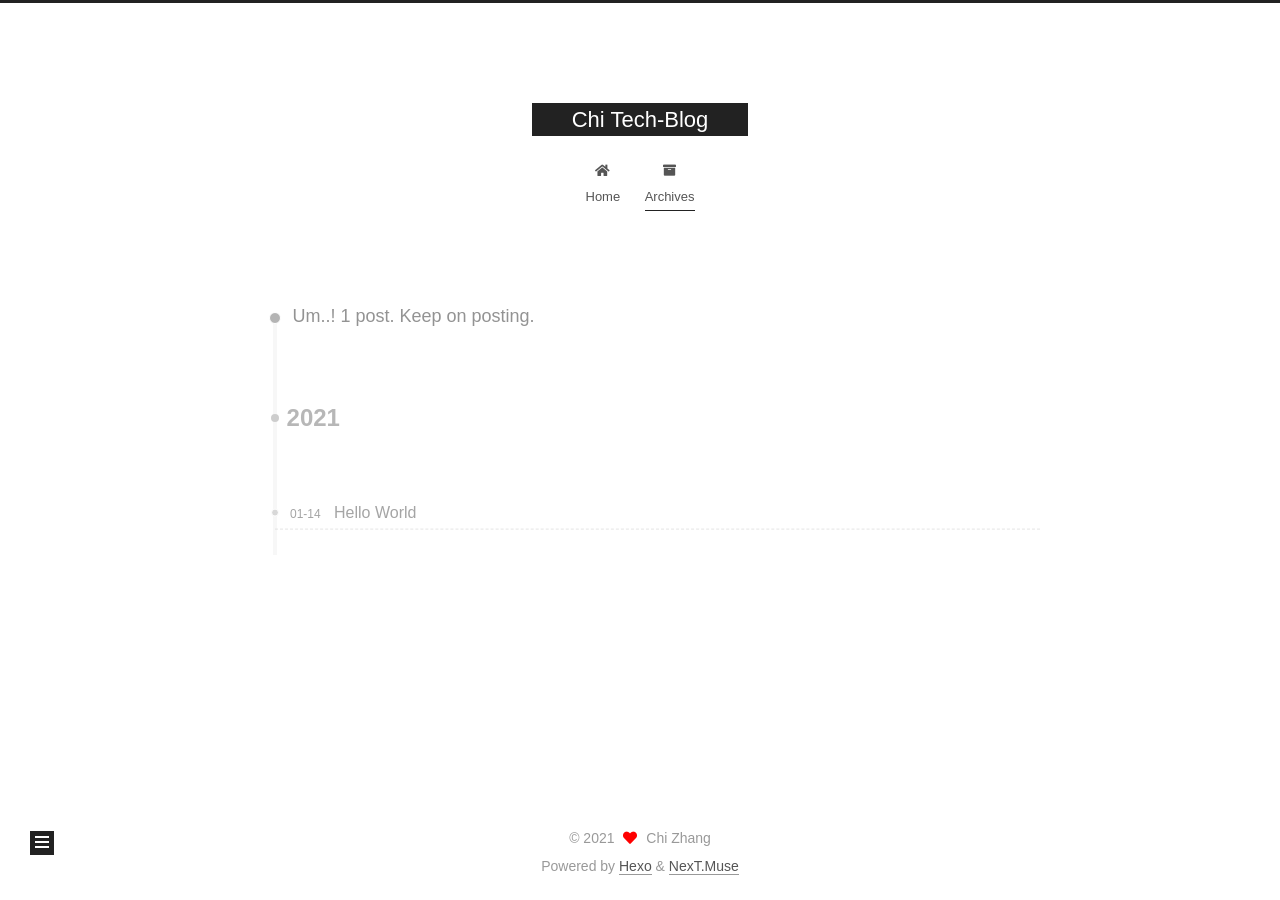
<file: archives/index.html>
<!DOCTYPE html>
<html lang="en">
<head>
  <meta charset="UTF-8">
<meta name="viewport" content="width=device-width, initial-scale=1, maximum-scale=2">
<meta name="theme-color" content="#222">
<meta name="generator" content="Hexo 5.3.0">
  <link rel="apple-touch-icon" sizes="180x180" href="/images/apple-touch-icon-next.png">
  <link rel="icon" type="image/png" sizes="32x32" href="/images/favicon-32x32-next.png">
  <link rel="icon" type="image/png" sizes="16x16" href="/images/favicon-16x16-next.png">
  <link rel="mask-icon" href="/images/logo.svg" color="#222">

<link rel="stylesheet" href="/css/main.css">


<link rel="stylesheet" href="/lib/font-awesome/css/all.min.css">

<script id="hexo-configurations">
    var NexT = window.NexT || {};
    var CONFIG = {"hostname":"example.com","root":"/","scheme":"Muse","version":"7.8.0","exturl":false,"sidebar":{"position":"left","display":"post","padding":18,"offset":12,"onmobile":false},"copycode":{"enable":false,"show_result":false,"style":null},"back2top":{"enable":true,"sidebar":false,"scrollpercent":false},"bookmark":{"enable":false,"color":"#222","save":"auto"},"fancybox":false,"mediumzoom":false,"lazyload":false,"pangu":false,"comments":{"style":"tabs","active":null,"storage":true,"lazyload":false,"nav":null},"algolia":{"hits":{"per_page":10},"labels":{"input_placeholder":"Search for Posts","hits_empty":"We didn't find any results for the search: ${query}","hits_stats":"${hits} results found in ${time} ms"}},"localsearch":{"enable":false,"trigger":"auto","top_n_per_article":1,"unescape":false,"preload":false},"motion":{"enable":true,"async":false,"transition":{"post_block":"fadeIn","post_header":"slideDownIn","post_body":"slideDownIn","coll_header":"slideLeftIn","sidebar":"slideUpIn"}}};
  </script>

  <meta property="og:type" content="website">
<meta property="og:title" content="Chi Tech-Blog">
<meta property="og:url" content="http://example.com/archives/index.html">
<meta property="og:site_name" content="Chi Tech-Blog">
<meta property="og:locale" content="en_US">
<meta property="article:author" content="Chi Zhang">
<meta name="twitter:card" content="summary">

<link rel="canonical" href="http://example.com/archives/">


<script id="page-configurations">
  // https://hexo.io/docs/variables.html
  CONFIG.page = {
    sidebar: "",
    isHome : false,
    isPost : false,
    lang   : 'en'
  };
</script>

  <title>Archive | Chi Tech-Blog</title>
  






  <noscript>
  <style>
  .use-motion .brand,
  .use-motion .menu-item,
  .sidebar-inner,
  .use-motion .post-block,
  .use-motion .pagination,
  .use-motion .comments,
  .use-motion .post-header,
  .use-motion .post-body,
  .use-motion .collection-header { opacity: initial; }

  .use-motion .site-title,
  .use-motion .site-subtitle {
    opacity: initial;
    top: initial;
  }

  .use-motion .logo-line-before i { left: initial; }
  .use-motion .logo-line-after i { right: initial; }
  </style>
</noscript>

</head>

<body itemscope itemtype="http://schema.org/WebPage">
  <div class="container use-motion">
    <div class="headband"></div>

    <header class="header" itemscope itemtype="http://schema.org/WPHeader">
      <div class="header-inner"><div class="site-brand-container">
  <div class="site-nav-toggle">
    <div class="toggle" aria-label="Toggle navigation bar">
      <span class="toggle-line toggle-line-first"></span>
      <span class="toggle-line toggle-line-middle"></span>
      <span class="toggle-line toggle-line-last"></span>
    </div>
  </div>

  <div class="site-meta">

    <a href="/" class="brand" rel="start">
      <span class="logo-line-before"><i></i></span>
      <h1 class="site-title">Chi Tech-Blog</h1>
      <span class="logo-line-after"><i></i></span>
    </a>
  </div>

  <div class="site-nav-right">
    <div class="toggle popup-trigger">
    </div>
  </div>
</div>




<nav class="site-nav">
  <ul id="menu" class="main-menu menu">
        <li class="menu-item menu-item-home">

    <a href="/" rel="section"><i class="fa fa-home fa-fw"></i>Home</a>

  </li>
        <li class="menu-item menu-item-archives">

    <a href="/archives/" rel="section"><i class="fa fa-archive fa-fw"></i>Archives</a>

  </li>
  </ul>
</nav>




</div>
    </header>

    
  <div class="back-to-top">
    <i class="fa fa-arrow-up"></i>
    <span>0%</span>
  </div>


    <main class="main">
      <div class="main-inner">
        <div class="content-wrap">
          

          <div class="content archive">
            

  
  
  
  <div class="post-block">
    <div class="posts-collapse">
      <div class="collection-title">
        <span class="collection-header">Um..! 1 post. Keep on posting.</span>
      </div>

      
    <div class="collection-year">
      <span class="collection-header">2021</span>
    </div>

  <article itemscope itemtype="http://schema.org/Article">
    <header class="post-header">

      <div class="post-meta">
        <time itemprop="dateCreated"
              datetime="2021-01-14T00:22:29+01:00"
              content="2021-01-14">
          01-14
        </time>
      </div>

      <div class="post-title">
          <a class="post-title-link" href="/2021/01/14/hello-world/" itemprop="url">
            <span itemprop="name">Hello World</span>
          </a>
      </div>

    </header>
  </article>


    </div>
  </div>
  
  
  

  



          </div>
          

<script>
  window.addEventListener('tabs:register', () => {
    let { activeClass } = CONFIG.comments;
    if (CONFIG.comments.storage) {
      activeClass = localStorage.getItem('comments_active') || activeClass;
    }
    if (activeClass) {
      let activeTab = document.querySelector(`a[href="#comment-${activeClass}"]`);
      if (activeTab) {
        activeTab.click();
      }
    }
  });
  if (CONFIG.comments.storage) {
    window.addEventListener('tabs:click', event => {
      if (!event.target.matches('.tabs-comment .tab-content .tab-pane')) return;
      let commentClass = event.target.classList[1];
      localStorage.setItem('comments_active', commentClass);
    });
  }
</script>

        </div>
          
  
  <div class="toggle sidebar-toggle">
    <span class="toggle-line toggle-line-first"></span>
    <span class="toggle-line toggle-line-middle"></span>
    <span class="toggle-line toggle-line-last"></span>
  </div>

  <aside class="sidebar">
    <div class="sidebar-inner">

      <ul class="sidebar-nav motion-element">
        <li class="sidebar-nav-toc">
          Table of Contents
        </li>
        <li class="sidebar-nav-overview">
          Overview
        </li>
      </ul>

      <!--noindex-->
      <div class="post-toc-wrap sidebar-panel">
      </div>
      <!--/noindex-->

      <div class="site-overview-wrap sidebar-panel">
        <div class="site-author motion-element" itemprop="author" itemscope itemtype="http://schema.org/Person">
  <p class="site-author-name" itemprop="name">Chi Zhang</p>
  <div class="site-description" itemprop="description"></div>
</div>
<div class="site-state-wrap motion-element">
  <nav class="site-state">
      <div class="site-state-item site-state-posts">
          <a href="/archives/">
        
          <span class="site-state-item-count">1</span>
          <span class="site-state-item-name">posts</span>
        </a>
      </div>
  </nav>
</div>



      </div>

    </div>
  </aside>
  <div id="sidebar-dimmer"></div>


      </div>
    </main>

    <footer class="footer">
      <div class="footer-inner">
        

        

<div class="copyright">
  
  &copy; 
  <span itemprop="copyrightYear">2021</span>
  <span class="with-love">
    <i class="fa fa-heart"></i>
  </span>
  <span class="author" itemprop="copyrightHolder">Chi Zhang</span>
</div>
  <div class="powered-by">Powered by <a href="https://hexo.io/" class="theme-link" rel="noopener" target="_blank">Hexo</a> & <a href="https://muse.theme-next.org/" class="theme-link" rel="noopener" target="_blank">NexT.Muse</a>
  </div>

        








      </div>
    </footer>
  </div>

  
  <script src="/lib/anime.min.js"></script>
  <script src="/lib/velocity/velocity.min.js"></script>
  <script src="/lib/velocity/velocity.ui.min.js"></script>

<script src="/js/utils.js"></script>

<script src="/js/motion.js"></script>


<script src="/js/schemes/muse.js"></script>


<script src="/js/next-boot.js"></script>




  















  

  

</body>
</html>
</file>
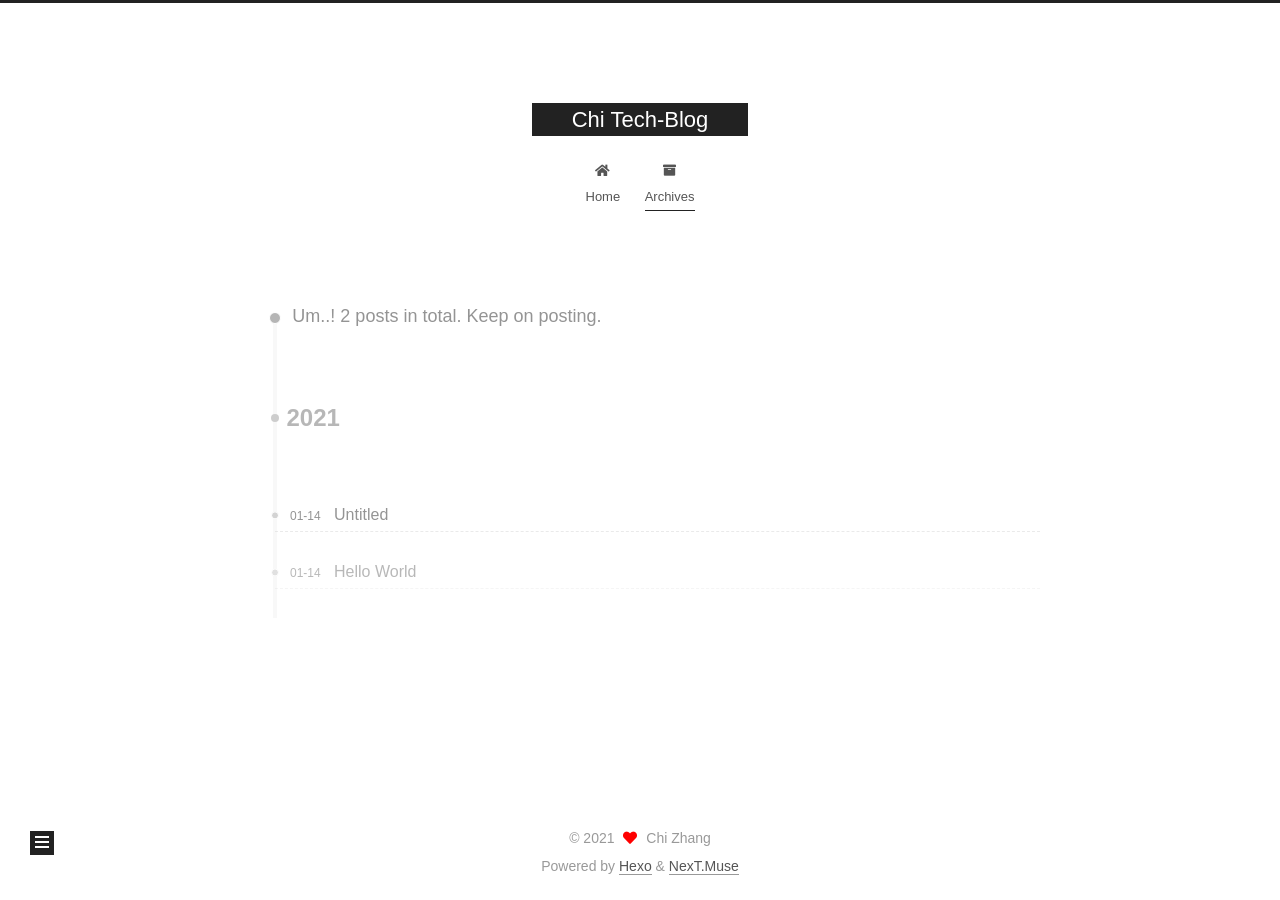
<file: archives/2021/index.html>
<!DOCTYPE html>
<html lang="en">
<head>
  <meta charset="UTF-8">
<meta name="viewport" content="width=device-width, initial-scale=1, maximum-scale=2">
<meta name="theme-color" content="#222">
<meta name="generator" content="Hexo 5.3.0">
  <link rel="apple-touch-icon" sizes="180x180" href="/images/apple-touch-icon-next.png">
  <link rel="icon" type="image/png" sizes="32x32" href="/images/favicon-32x32-next.png">
  <link rel="icon" type="image/png" sizes="16x16" href="/images/favicon-16x16-next.png">
  <link rel="mask-icon" href="/images/logo.svg" color="#222">

<link rel="stylesheet" href="/css/main.css">


<link rel="stylesheet" href="/lib/font-awesome/css/all.min.css">

<script id="hexo-configurations">
    var NexT = window.NexT || {};
    var CONFIG = {"hostname":"example.com","root":"/","scheme":"Muse","version":"7.8.0","exturl":false,"sidebar":{"position":"left","display":"post","padding":18,"offset":12,"onmobile":false},"copycode":{"enable":false,"show_result":false,"style":null},"back2top":{"enable":true,"sidebar":false,"scrollpercent":false},"bookmark":{"enable":false,"color":"#222","save":"auto"},"fancybox":false,"mediumzoom":false,"lazyload":false,"pangu":false,"comments":{"style":"tabs","active":null,"storage":true,"lazyload":false,"nav":null},"algolia":{"hits":{"per_page":10},"labels":{"input_placeholder":"Search for Posts","hits_empty":"We didn't find any results for the search: ${query}","hits_stats":"${hits} results found in ${time} ms"}},"localsearch":{"enable":false,"trigger":"auto","top_n_per_article":1,"unescape":false,"preload":false},"motion":{"enable":true,"async":false,"transition":{"post_block":"fadeIn","post_header":"slideDownIn","post_body":"slideDownIn","coll_header":"slideLeftIn","sidebar":"slideUpIn"}}};
  </script>

  <meta property="og:type" content="website">
<meta property="og:title" content="Chi Tech-Blog">
<meta property="og:url" content="http://example.com/archives/2021/index.html">
<meta property="og:site_name" content="Chi Tech-Blog">
<meta property="og:locale" content="en_US">
<meta property="article:author" content="Chi Zhang">
<meta name="twitter:card" content="summary">

<link rel="canonical" href="http://example.com/archives/2021/">


<script id="page-configurations">
  // https://hexo.io/docs/variables.html
  CONFIG.page = {
    sidebar: "",
    isHome : false,
    isPost : false,
    lang   : 'en'
  };
</script>

  <title>Archive | Chi Tech-Blog</title>
  






  <noscript>
  <style>
  .use-motion .brand,
  .use-motion .menu-item,
  .sidebar-inner,
  .use-motion .post-block,
  .use-motion .pagination,
  .use-motion .comments,
  .use-motion .post-header,
  .use-motion .post-body,
  .use-motion .collection-header { opacity: initial; }

  .use-motion .site-title,
  .use-motion .site-subtitle {
    opacity: initial;
    top: initial;
  }

  .use-motion .logo-line-before i { left: initial; }
  .use-motion .logo-line-after i { right: initial; }
  </style>
</noscript>

</head>

<body itemscope itemtype="http://schema.org/WebPage">
  <div class="container use-motion">
    <div class="headband"></div>

    <header class="header" itemscope itemtype="http://schema.org/WPHeader">
      <div class="header-inner"><div class="site-brand-container">
  <div class="site-nav-toggle">
    <div class="toggle" aria-label="Toggle navigation bar">
      <span class="toggle-line toggle-line-first"></span>
      <span class="toggle-line toggle-line-middle"></span>
      <span class="toggle-line toggle-line-last"></span>
    </div>
  </div>

  <div class="site-meta">

    <a href="/" class="brand" rel="start">
      <span class="logo-line-before"><i></i></span>
      <h1 class="site-title">Chi Tech-Blog</h1>
      <span class="logo-line-after"><i></i></span>
    </a>
  </div>

  <div class="site-nav-right">
    <div class="toggle popup-trigger">
    </div>
  </div>
</div>




<nav class="site-nav">
  <ul id="menu" class="main-menu menu">
        <li class="menu-item menu-item-home">

    <a href="/" rel="section"><i class="fa fa-home fa-fw"></i>Home</a>

  </li>
        <li class="menu-item menu-item-archives">

    <a href="/archives/" rel="section"><i class="fa fa-archive fa-fw"></i>Archives</a>

  </li>
  </ul>
</nav>




</div>
    </header>

    
  <div class="back-to-top">
    <i class="fa fa-arrow-up"></i>
    <span>0%</span>
  </div>


    <main class="main">
      <div class="main-inner">
        <div class="content-wrap">
          

          <div class="content archive">
            

  
  
  
  <div class="post-block">
    <div class="posts-collapse">
      <div class="collection-title">
        <span class="collection-header">Um..! 2 posts in total. Keep on posting.</span>
      </div>

      
    <div class="collection-year">
      <span class="collection-header">2021</span>
    </div>

  <article itemscope itemtype="http://schema.org/Article">
    <header class="post-header">

      <div class="post-meta">
        <time itemprop="dateCreated"
              datetime="2021-01-14T00:54:03+01:00"
              content="2021-01-14">
          01-14
        </time>
      </div>

      <div class="post-title">
          <a class="post-title-link" href="/2021/01/14/Blog1/" itemprop="url">
            <span itemprop="name">Untitled</span>
          </a>
      </div>

    </header>
  </article>

  <article itemscope itemtype="http://schema.org/Article">
    <header class="post-header">

      <div class="post-meta">
        <time itemprop="dateCreated"
              datetime="2021-01-14T00:22:29+01:00"
              content="2021-01-14">
          01-14
        </time>
      </div>

      <div class="post-title">
          <a class="post-title-link" href="/2021/01/14/hello-world/" itemprop="url">
            <span itemprop="name">Hello World</span>
          </a>
      </div>

    </header>
  </article>


    </div>
  </div>
  
  
  

  



          </div>
          

<script>
  window.addEventListener('tabs:register', () => {
    let { activeClass } = CONFIG.comments;
    if (CONFIG.comments.storage) {
      activeClass = localStorage.getItem('comments_active') || activeClass;
    }
    if (activeClass) {
      let activeTab = document.querySelector(`a[href="#comment-${activeClass}"]`);
      if (activeTab) {
        activeTab.click();
      }
    }
  });
  if (CONFIG.comments.storage) {
    window.addEventListener('tabs:click', event => {
      if (!event.target.matches('.tabs-comment .tab-content .tab-pane')) return;
      let commentClass = event.target.classList[1];
      localStorage.setItem('comments_active', commentClass);
    });
  }
</script>

        </div>
          
  
  <div class="toggle sidebar-toggle">
    <span class="toggle-line toggle-line-first"></span>
    <span class="toggle-line toggle-line-middle"></span>
    <span class="toggle-line toggle-line-last"></span>
  </div>

  <aside class="sidebar">
    <div class="sidebar-inner">

      <ul class="sidebar-nav motion-element">
        <li class="sidebar-nav-toc">
          Table of Contents
        </li>
        <li class="sidebar-nav-overview">
          Overview
        </li>
      </ul>

      <!--noindex-->
      <div class="post-toc-wrap sidebar-panel">
      </div>
      <!--/noindex-->

      <div class="site-overview-wrap sidebar-panel">
        <div class="site-author motion-element" itemprop="author" itemscope itemtype="http://schema.org/Person">
  <p class="site-author-name" itemprop="name">Chi Zhang</p>
  <div class="site-description" itemprop="description"></div>
</div>
<div class="site-state-wrap motion-element">
  <nav class="site-state">
      <div class="site-state-item site-state-posts">
          <a href="/archives/">
        
          <span class="site-state-item-count">2</span>
          <span class="site-state-item-name">posts</span>
        </a>
      </div>
  </nav>
</div>



      </div>

    </div>
  </aside>
  <div id="sidebar-dimmer"></div>


      </div>
    </main>

    <footer class="footer">
      <div class="footer-inner">
        

        

<div class="copyright">
  
  &copy; 
  <span itemprop="copyrightYear">2021</span>
  <span class="with-love">
    <i class="fa fa-heart"></i>
  </span>
  <span class="author" itemprop="copyrightHolder">Chi Zhang</span>
</div>
  <div class="powered-by">Powered by <a href="https://hexo.io/" class="theme-link" rel="noopener" target="_blank">Hexo</a> & <a href="https://muse.theme-next.org/" class="theme-link" rel="noopener" target="_blank">NexT.Muse</a>
  </div>

        








      </div>
    </footer>
  </div>

  
  <script src="/lib/anime.min.js"></script>
  <script src="/lib/velocity/velocity.min.js"></script>
  <script src="/lib/velocity/velocity.ui.min.js"></script>

<script src="/js/utils.js"></script>

<script src="/js/motion.js"></script>


<script src="/js/schemes/muse.js"></script>


<script src="/js/next-boot.js"></script>




  















  

  

</body>
</html>
</file>
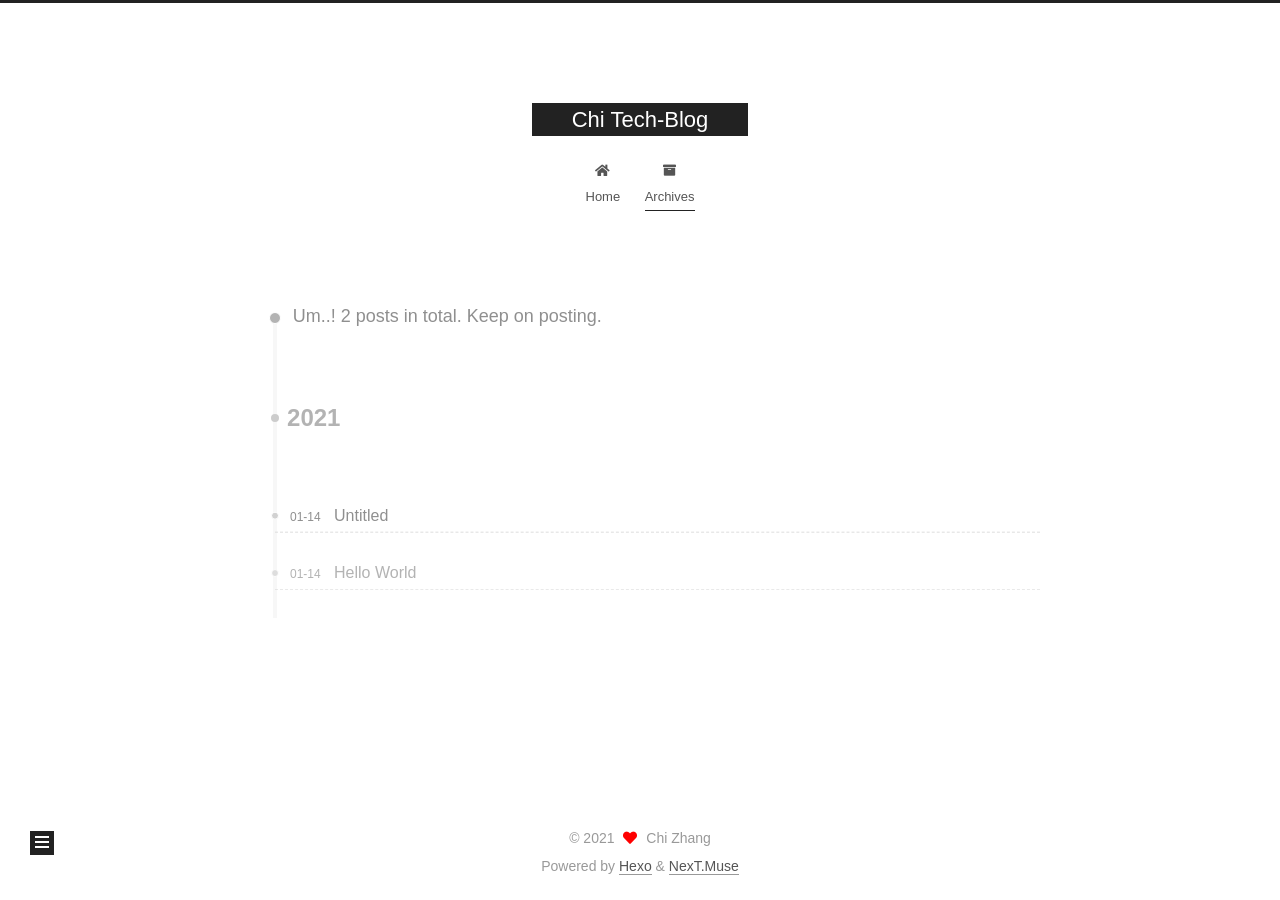
<file: archives/2021/01/index.html>
<!DOCTYPE html>
<html lang="en">
<head>
  <meta charset="UTF-8">
<meta name="viewport" content="width=device-width, initial-scale=1, maximum-scale=2">
<meta name="theme-color" content="#222">
<meta name="generator" content="Hexo 5.3.0">
  <link rel="apple-touch-icon" sizes="180x180" href="/images/apple-touch-icon-next.png">
  <link rel="icon" type="image/png" sizes="32x32" href="/images/favicon-32x32-next.png">
  <link rel="icon" type="image/png" sizes="16x16" href="/images/favicon-16x16-next.png">
  <link rel="mask-icon" href="/images/logo.svg" color="#222">

<link rel="stylesheet" href="/css/main.css">


<link rel="stylesheet" href="/lib/font-awesome/css/all.min.css">

<script id="hexo-configurations">
    var NexT = window.NexT || {};
    var CONFIG = {"hostname":"example.com","root":"/","scheme":"Muse","version":"7.8.0","exturl":false,"sidebar":{"position":"left","display":"post","padding":18,"offset":12,"onmobile":false},"copycode":{"enable":false,"show_result":false,"style":null},"back2top":{"enable":true,"sidebar":false,"scrollpercent":false},"bookmark":{"enable":false,"color":"#222","save":"auto"},"fancybox":false,"mediumzoom":false,"lazyload":false,"pangu":false,"comments":{"style":"tabs","active":null,"storage":true,"lazyload":false,"nav":null},"algolia":{"hits":{"per_page":10},"labels":{"input_placeholder":"Search for Posts","hits_empty":"We didn't find any results for the search: ${query}","hits_stats":"${hits} results found in ${time} ms"}},"localsearch":{"enable":false,"trigger":"auto","top_n_per_article":1,"unescape":false,"preload":false},"motion":{"enable":true,"async":false,"transition":{"post_block":"fadeIn","post_header":"slideDownIn","post_body":"slideDownIn","coll_header":"slideLeftIn","sidebar":"slideUpIn"}}};
  </script>

  <meta property="og:type" content="website">
<meta property="og:title" content="Chi Tech-Blog">
<meta property="og:url" content="http://example.com/archives/2021/01/index.html">
<meta property="og:site_name" content="Chi Tech-Blog">
<meta property="og:locale" content="en_US">
<meta property="article:author" content="Chi Zhang">
<meta name="twitter:card" content="summary">

<link rel="canonical" href="http://example.com/archives/2021/01/">


<script id="page-configurations">
  // https://hexo.io/docs/variables.html
  CONFIG.page = {
    sidebar: "",
    isHome : false,
    isPost : false,
    lang   : 'en'
  };
</script>

  <title>Archive | Chi Tech-Blog</title>
  






  <noscript>
  <style>
  .use-motion .brand,
  .use-motion .menu-item,
  .sidebar-inner,
  .use-motion .post-block,
  .use-motion .pagination,
  .use-motion .comments,
  .use-motion .post-header,
  .use-motion .post-body,
  .use-motion .collection-header { opacity: initial; }

  .use-motion .site-title,
  .use-motion .site-subtitle {
    opacity: initial;
    top: initial;
  }

  .use-motion .logo-line-before i { left: initial; }
  .use-motion .logo-line-after i { right: initial; }
  </style>
</noscript>

</head>

<body itemscope itemtype="http://schema.org/WebPage">
  <div class="container use-motion">
    <div class="headband"></div>

    <header class="header" itemscope itemtype="http://schema.org/WPHeader">
      <div class="header-inner"><div class="site-brand-container">
  <div class="site-nav-toggle">
    <div class="toggle" aria-label="Toggle navigation bar">
      <span class="toggle-line toggle-line-first"></span>
      <span class="toggle-line toggle-line-middle"></span>
      <span class="toggle-line toggle-line-last"></span>
    </div>
  </div>

  <div class="site-meta">

    <a href="/" class="brand" rel="start">
      <span class="logo-line-before"><i></i></span>
      <h1 class="site-title">Chi Tech-Blog</h1>
      <span class="logo-line-after"><i></i></span>
    </a>
  </div>

  <div class="site-nav-right">
    <div class="toggle popup-trigger">
    </div>
  </div>
</div>




<nav class="site-nav">
  <ul id="menu" class="main-menu menu">
        <li class="menu-item menu-item-home">

    <a href="/" rel="section"><i class="fa fa-home fa-fw"></i>Home</a>

  </li>
        <li class="menu-item menu-item-archives">

    <a href="/archives/" rel="section"><i class="fa fa-archive fa-fw"></i>Archives</a>

  </li>
  </ul>
</nav>




</div>
    </header>

    
  <div class="back-to-top">
    <i class="fa fa-arrow-up"></i>
    <span>0%</span>
  </div>


    <main class="main">
      <div class="main-inner">
        <div class="content-wrap">
          

          <div class="content archive">
            

  
  
  
  <div class="post-block">
    <div class="posts-collapse">
      <div class="collection-title">
        <span class="collection-header">Um..! 2 posts in total. Keep on posting.</span>
      </div>

      
    <div class="collection-year">
      <span class="collection-header">2021</span>
    </div>

  <article itemscope itemtype="http://schema.org/Article">
    <header class="post-header">

      <div class="post-meta">
        <time itemprop="dateCreated"
              datetime="2021-01-14T00:54:03+01:00"
              content="2021-01-14">
          01-14
        </time>
      </div>

      <div class="post-title">
          <a class="post-title-link" href="/2021/01/14/Blog1/" itemprop="url">
            <span itemprop="name">Untitled</span>
          </a>
      </div>

    </header>
  </article>

  <article itemscope itemtype="http://schema.org/Article">
    <header class="post-header">

      <div class="post-meta">
        <time itemprop="dateCreated"
              datetime="2021-01-14T00:22:29+01:00"
              content="2021-01-14">
          01-14
        </time>
      </div>

      <div class="post-title">
          <a class="post-title-link" href="/2021/01/14/hello-world/" itemprop="url">
            <span itemprop="name">Hello World</span>
          </a>
      </div>

    </header>
  </article>


    </div>
  </div>
  
  
  

  



          </div>
          

<script>
  window.addEventListener('tabs:register', () => {
    let { activeClass } = CONFIG.comments;
    if (CONFIG.comments.storage) {
      activeClass = localStorage.getItem('comments_active') || activeClass;
    }
    if (activeClass) {
      let activeTab = document.querySelector(`a[href="#comment-${activeClass}"]`);
      if (activeTab) {
        activeTab.click();
      }
    }
  });
  if (CONFIG.comments.storage) {
    window.addEventListener('tabs:click', event => {
      if (!event.target.matches('.tabs-comment .tab-content .tab-pane')) return;
      let commentClass = event.target.classList[1];
      localStorage.setItem('comments_active', commentClass);
    });
  }
</script>

        </div>
          
  
  <div class="toggle sidebar-toggle">
    <span class="toggle-line toggle-line-first"></span>
    <span class="toggle-line toggle-line-middle"></span>
    <span class="toggle-line toggle-line-last"></span>
  </div>

  <aside class="sidebar">
    <div class="sidebar-inner">

      <ul class="sidebar-nav motion-element">
        <li class="sidebar-nav-toc">
          Table of Contents
        </li>
        <li class="sidebar-nav-overview">
          Overview
        </li>
      </ul>

      <!--noindex-->
      <div class="post-toc-wrap sidebar-panel">
      </div>
      <!--/noindex-->

      <div class="site-overview-wrap sidebar-panel">
        <div class="site-author motion-element" itemprop="author" itemscope itemtype="http://schema.org/Person">
  <p class="site-author-name" itemprop="name">Chi Zhang</p>
  <div class="site-description" itemprop="description"></div>
</div>
<div class="site-state-wrap motion-element">
  <nav class="site-state">
      <div class="site-state-item site-state-posts">
          <a href="/archives/">
        
          <span class="site-state-item-count">2</span>
          <span class="site-state-item-name">posts</span>
        </a>
      </div>
  </nav>
</div>



      </div>

    </div>
  </aside>
  <div id="sidebar-dimmer"></div>


      </div>
    </main>

    <footer class="footer">
      <div class="footer-inner">
        

        

<div class="copyright">
  
  &copy; 
  <span itemprop="copyrightYear">2021</span>
  <span class="with-love">
    <i class="fa fa-heart"></i>
  </span>
  <span class="author" itemprop="copyrightHolder">Chi Zhang</span>
</div>
  <div class="powered-by">Powered by <a href="https://hexo.io/" class="theme-link" rel="noopener" target="_blank">Hexo</a> & <a href="https://muse.theme-next.org/" class="theme-link" rel="noopener" target="_blank">NexT.Muse</a>
  </div>

        








      </div>
    </footer>
  </div>

  
  <script src="/lib/anime.min.js"></script>
  <script src="/lib/velocity/velocity.min.js"></script>
  <script src="/lib/velocity/velocity.ui.min.js"></script>

<script src="/js/utils.js"></script>

<script src="/js/motion.js"></script>


<script src="/js/schemes/muse.js"></script>


<script src="/js/next-boot.js"></script>




  















  

  

</body>
</html>
</file>
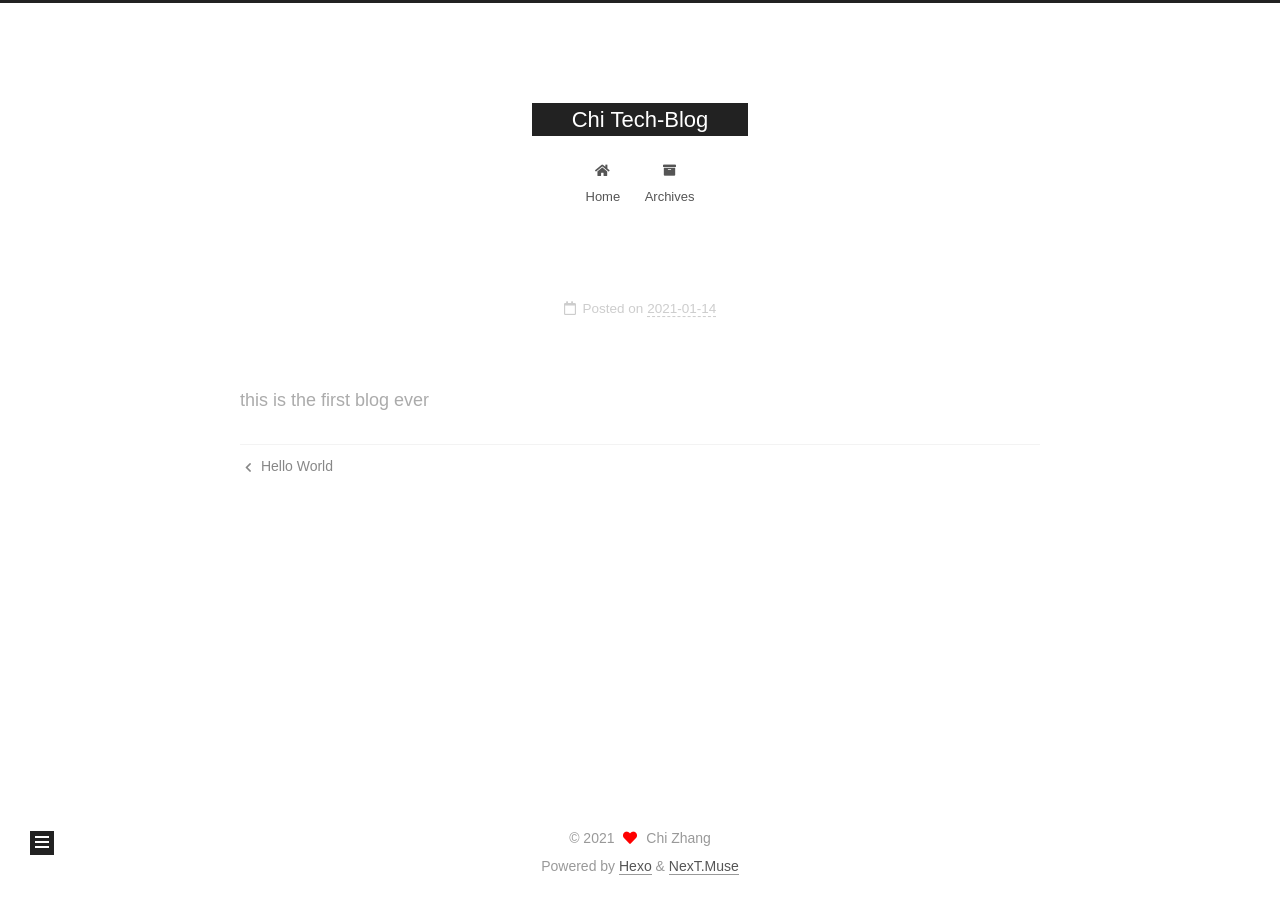
<file: 2021/01/14/Blog1/index.html>
<!DOCTYPE html>
<html lang="en">
<head>
  <meta charset="UTF-8">
<meta name="viewport" content="width=device-width, initial-scale=1, maximum-scale=2">
<meta name="theme-color" content="#222">
<meta name="generator" content="Hexo 5.3.0">
  <link rel="apple-touch-icon" sizes="180x180" href="/images/apple-touch-icon-next.png">
  <link rel="icon" type="image/png" sizes="32x32" href="/images/favicon-32x32-next.png">
  <link rel="icon" type="image/png" sizes="16x16" href="/images/favicon-16x16-next.png">
  <link rel="mask-icon" href="/images/logo.svg" color="#222">

<link rel="stylesheet" href="/css/main.css">


<link rel="stylesheet" href="/lib/font-awesome/css/all.min.css">

<script id="hexo-configurations">
    var NexT = window.NexT || {};
    var CONFIG = {"hostname":"example.com","root":"/","scheme":"Muse","version":"7.8.0","exturl":false,"sidebar":{"position":"left","display":"post","padding":18,"offset":12,"onmobile":false},"copycode":{"enable":false,"show_result":false,"style":null},"back2top":{"enable":true,"sidebar":false,"scrollpercent":false},"bookmark":{"enable":false,"color":"#222","save":"auto"},"fancybox":false,"mediumzoom":false,"lazyload":false,"pangu":false,"comments":{"style":"tabs","active":null,"storage":true,"lazyload":false,"nav":null},"algolia":{"hits":{"per_page":10},"labels":{"input_placeholder":"Search for Posts","hits_empty":"We didn't find any results for the search: ${query}","hits_stats":"${hits} results found in ${time} ms"}},"localsearch":{"enable":false,"trigger":"auto","top_n_per_article":1,"unescape":false,"preload":false},"motion":{"enable":true,"async":false,"transition":{"post_block":"fadeIn","post_header":"slideDownIn","post_body":"slideDownIn","coll_header":"slideLeftIn","sidebar":"slideUpIn"}}};
  </script>

  <meta name="description" content="this is the first blog ever">
<meta property="og:type" content="article">
<meta property="og:title" content="Chi Tech-Blog">
<meta property="og:url" content="http://example.com/2021/01/14/Blog1/index.html">
<meta property="og:site_name" content="Chi Tech-Blog">
<meta property="og:description" content="this is the first blog ever">
<meta property="og:locale" content="en_US">
<meta property="article:published_time" content="2021-01-13T23:54:03.727Z">
<meta property="article:modified_time" content="2021-01-13T23:54:31.654Z">
<meta property="article:author" content="Chi Zhang">
<meta name="twitter:card" content="summary">

<link rel="canonical" href="http://example.com/2021/01/14/Blog1/">


<script id="page-configurations">
  // https://hexo.io/docs/variables.html
  CONFIG.page = {
    sidebar: "",
    isHome : false,
    isPost : true,
    lang   : 'en'
  };
</script>

  <title> | Chi Tech-Blog</title>
  






  <noscript>
  <style>
  .use-motion .brand,
  .use-motion .menu-item,
  .sidebar-inner,
  .use-motion .post-block,
  .use-motion .pagination,
  .use-motion .comments,
  .use-motion .post-header,
  .use-motion .post-body,
  .use-motion .collection-header { opacity: initial; }

  .use-motion .site-title,
  .use-motion .site-subtitle {
    opacity: initial;
    top: initial;
  }

  .use-motion .logo-line-before i { left: initial; }
  .use-motion .logo-line-after i { right: initial; }
  </style>
</noscript>

</head>

<body itemscope itemtype="http://schema.org/WebPage">
  <div class="container use-motion">
    <div class="headband"></div>

    <header class="header" itemscope itemtype="http://schema.org/WPHeader">
      <div class="header-inner"><div class="site-brand-container">
  <div class="site-nav-toggle">
    <div class="toggle" aria-label="Toggle navigation bar">
      <span class="toggle-line toggle-line-first"></span>
      <span class="toggle-line toggle-line-middle"></span>
      <span class="toggle-line toggle-line-last"></span>
    </div>
  </div>

  <div class="site-meta">

    <a href="/" class="brand" rel="start">
      <span class="logo-line-before"><i></i></span>
      <h1 class="site-title">Chi Tech-Blog</h1>
      <span class="logo-line-after"><i></i></span>
    </a>
  </div>

  <div class="site-nav-right">
    <div class="toggle popup-trigger">
    </div>
  </div>
</div>




<nav class="site-nav">
  <ul id="menu" class="main-menu menu">
        <li class="menu-item menu-item-home">

    <a href="/" rel="section"><i class="fa fa-home fa-fw"></i>Home</a>

  </li>
        <li class="menu-item menu-item-archives">

    <a href="/archives/" rel="section"><i class="fa fa-archive fa-fw"></i>Archives</a>

  </li>
  </ul>
</nav>




</div>
    </header>

    
  <div class="back-to-top">
    <i class="fa fa-arrow-up"></i>
    <span>0%</span>
  </div>


    <main class="main">
      <div class="main-inner">
        <div class="content-wrap">
          

          <div class="content post posts-expand">
            

    
  
  
  <article itemscope itemtype="http://schema.org/Article" class="post-block" lang="en">
    <link itemprop="mainEntityOfPage" href="http://example.com/2021/01/14/Blog1/">

    <span hidden itemprop="author" itemscope itemtype="http://schema.org/Person">
      <meta itemprop="image" content="/images/avatar.gif">
      <meta itemprop="name" content="Chi Zhang">
      <meta itemprop="description" content="">
    </span>

    <span hidden itemprop="publisher" itemscope itemtype="http://schema.org/Organization">
      <meta itemprop="name" content="Chi Tech-Blog">
    </span>
      <header class="post-header">
        <h1 class="post-title" itemprop="name headline">
          
        </h1>

        <div class="post-meta">
            <span class="post-meta-item">
              <span class="post-meta-item-icon">
                <i class="far fa-calendar"></i>
              </span>
              <span class="post-meta-item-text">Posted on</span>
              

              <time title="Created: 2021-01-14 00:54:03 / Modified: 00:54:31" itemprop="dateCreated datePublished" datetime="2021-01-14T00:54:03+01:00">2021-01-14</time>
            </span>

          

        </div>
      </header>

    
    
    
    <div class="post-body" itemprop="articleBody">

      
        <p>this is the first blog ever</p>

    </div>

    
    
    

      <footer class="post-footer">

        


        
    <div class="post-nav">
      <div class="post-nav-item">
    <a href="/2021/01/14/hello-world/" rel="prev" title="Hello World">
      <i class="fa fa-chevron-left"></i> Hello World
    </a></div>
      <div class="post-nav-item"></div>
    </div>
      </footer>
    
  </article>
  
  
  



          </div>
          

<script>
  window.addEventListener('tabs:register', () => {
    let { activeClass } = CONFIG.comments;
    if (CONFIG.comments.storage) {
      activeClass = localStorage.getItem('comments_active') || activeClass;
    }
    if (activeClass) {
      let activeTab = document.querySelector(`a[href="#comment-${activeClass}"]`);
      if (activeTab) {
        activeTab.click();
      }
    }
  });
  if (CONFIG.comments.storage) {
    window.addEventListener('tabs:click', event => {
      if (!event.target.matches('.tabs-comment .tab-content .tab-pane')) return;
      let commentClass = event.target.classList[1];
      localStorage.setItem('comments_active', commentClass);
    });
  }
</script>

        </div>
          
  
  <div class="toggle sidebar-toggle">
    <span class="toggle-line toggle-line-first"></span>
    <span class="toggle-line toggle-line-middle"></span>
    <span class="toggle-line toggle-line-last"></span>
  </div>

  <aside class="sidebar">
    <div class="sidebar-inner">

      <ul class="sidebar-nav motion-element">
        <li class="sidebar-nav-toc">
          Table of Contents
        </li>
        <li class="sidebar-nav-overview">
          Overview
        </li>
      </ul>

      <!--noindex-->
      <div class="post-toc-wrap sidebar-panel">
      </div>
      <!--/noindex-->

      <div class="site-overview-wrap sidebar-panel">
        <div class="site-author motion-element" itemprop="author" itemscope itemtype="http://schema.org/Person">
  <p class="site-author-name" itemprop="name">Chi Zhang</p>
  <div class="site-description" itemprop="description"></div>
</div>
<div class="site-state-wrap motion-element">
  <nav class="site-state">
      <div class="site-state-item site-state-posts">
          <a href="/archives/">
        
          <span class="site-state-item-count">2</span>
          <span class="site-state-item-name">posts</span>
        </a>
      </div>
  </nav>
</div>



      </div>

    </div>
  </aside>
  <div id="sidebar-dimmer"></div>


      </div>
    </main>

    <footer class="footer">
      <div class="footer-inner">
        

        

<div class="copyright">
  
  &copy; 
  <span itemprop="copyrightYear">2021</span>
  <span class="with-love">
    <i class="fa fa-heart"></i>
  </span>
  <span class="author" itemprop="copyrightHolder">Chi Zhang</span>
</div>
  <div class="powered-by">Powered by <a href="https://hexo.io/" class="theme-link" rel="noopener" target="_blank">Hexo</a> & <a href="https://muse.theme-next.org/" class="theme-link" rel="noopener" target="_blank">NexT.Muse</a>
  </div>

        








      </div>
    </footer>
  </div>

  
  <script src="/lib/anime.min.js"></script>
  <script src="/lib/velocity/velocity.min.js"></script>
  <script src="/lib/velocity/velocity.ui.min.js"></script>

<script src="/js/utils.js"></script>

<script src="/js/motion.js"></script>


<script src="/js/schemes/muse.js"></script>


<script src="/js/next-boot.js"></script>




  















  

  

</body>
</html>
</file>
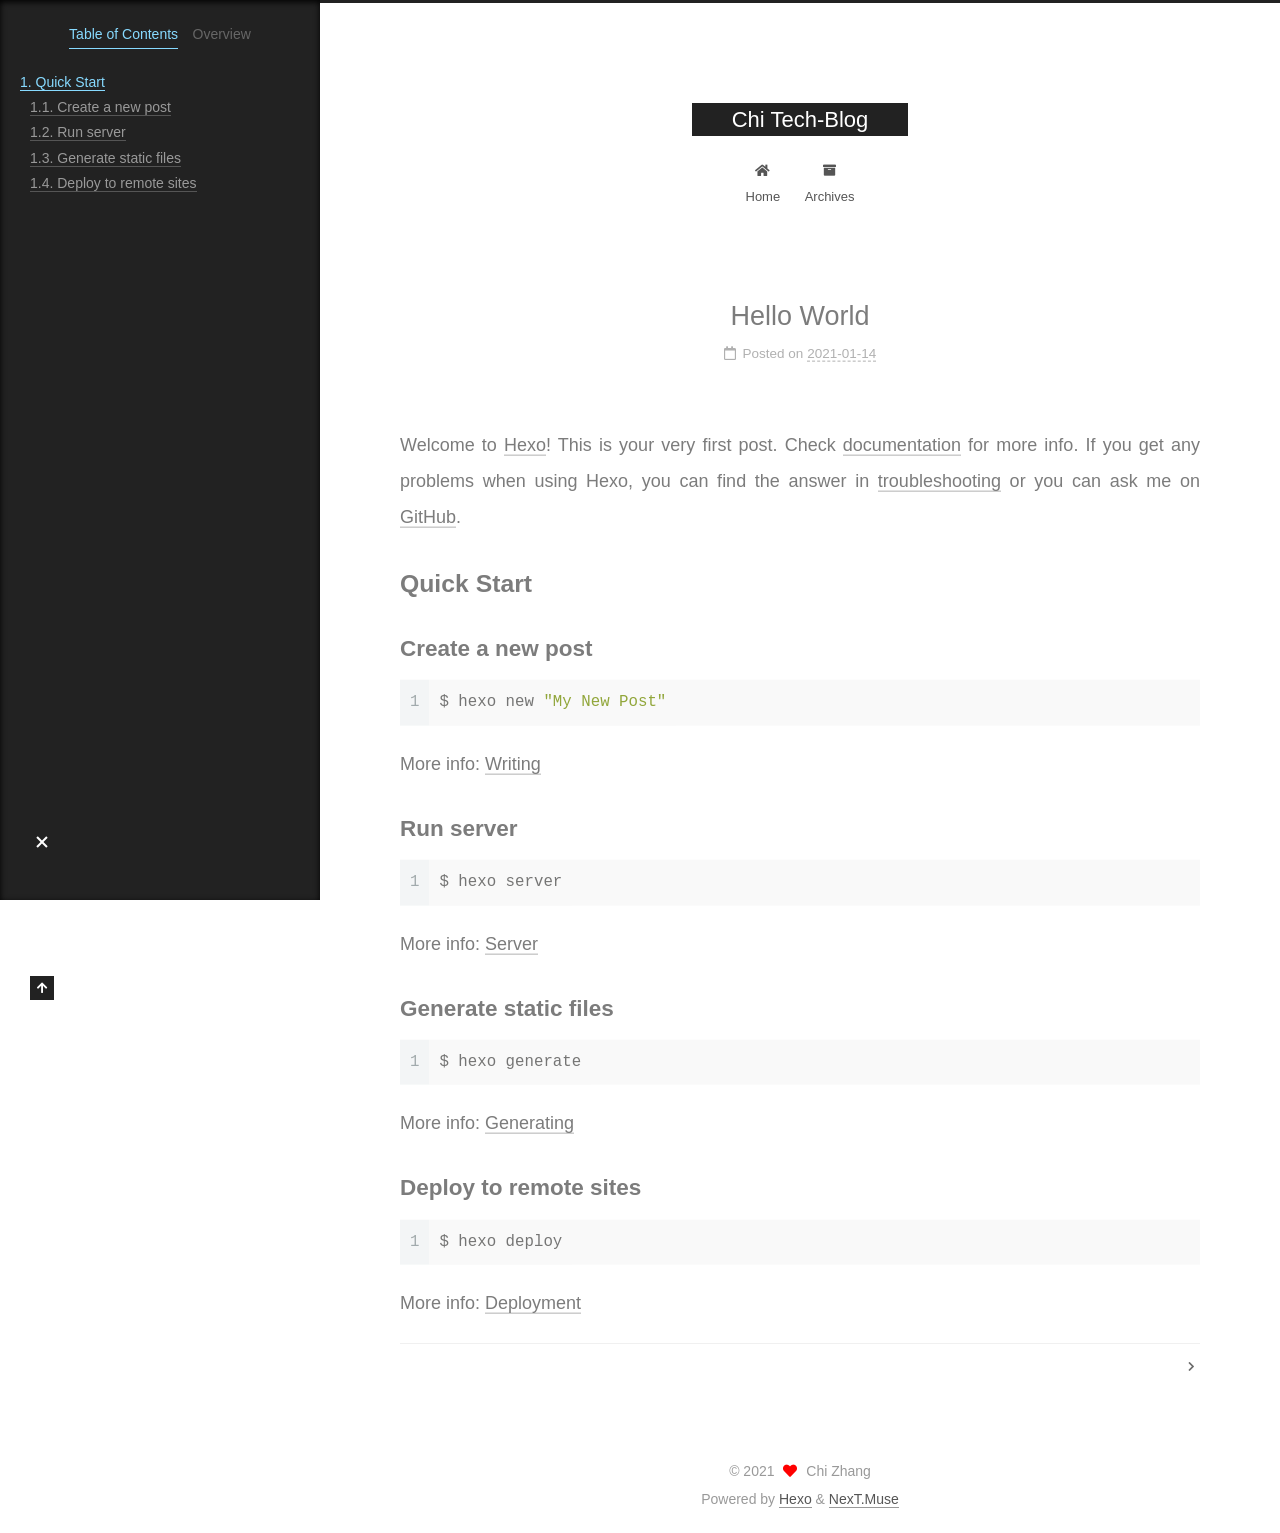
<file: 2021/01/14/hello-world/index.html>
<!DOCTYPE html>
<html lang="en">
<head>
  <meta charset="UTF-8">
<meta name="viewport" content="width=device-width, initial-scale=1, maximum-scale=2">
<meta name="theme-color" content="#222">
<meta name="generator" content="Hexo 5.3.0">
  <link rel="apple-touch-icon" sizes="180x180" href="/images/apple-touch-icon-next.png">
  <link rel="icon" type="image/png" sizes="32x32" href="/images/favicon-32x32-next.png">
  <link rel="icon" type="image/png" sizes="16x16" href="/images/favicon-16x16-next.png">
  <link rel="mask-icon" href="/images/logo.svg" color="#222">

<link rel="stylesheet" href="/css/main.css">


<link rel="stylesheet" href="/lib/font-awesome/css/all.min.css">

<script id="hexo-configurations">
    var NexT = window.NexT || {};
    var CONFIG = {"hostname":"example.com","root":"/","scheme":"Muse","version":"7.8.0","exturl":false,"sidebar":{"position":"left","display":"post","padding":18,"offset":12,"onmobile":false},"copycode":{"enable":false,"show_result":false,"style":null},"back2top":{"enable":true,"sidebar":false,"scrollpercent":false},"bookmark":{"enable":false,"color":"#222","save":"auto"},"fancybox":false,"mediumzoom":false,"lazyload":false,"pangu":false,"comments":{"style":"tabs","active":null,"storage":true,"lazyload":false,"nav":null},"algolia":{"hits":{"per_page":10},"labels":{"input_placeholder":"Search for Posts","hits_empty":"We didn't find any results for the search: ${query}","hits_stats":"${hits} results found in ${time} ms"}},"localsearch":{"enable":false,"trigger":"auto","top_n_per_article":1,"unescape":false,"preload":false},"motion":{"enable":true,"async":false,"transition":{"post_block":"fadeIn","post_header":"slideDownIn","post_body":"slideDownIn","coll_header":"slideLeftIn","sidebar":"slideUpIn"}}};
  </script>

  <meta name="description" content="Welcome to Hexo! This is your very first post. Check documentation for more info. If you get any problems when using Hexo, you can find the answer in troubleshooting or you can ask me on GitHub. Quick">
<meta property="og:type" content="article">
<meta property="og:title" content="Hello World">
<meta property="og:url" content="http://example.com/2021/01/14/hello-world/index.html">
<meta property="og:site_name" content="Chi Tech-Blog">
<meta property="og:description" content="Welcome to Hexo! This is your very first post. Check documentation for more info. If you get any problems when using Hexo, you can find the answer in troubleshooting or you can ask me on GitHub. Quick">
<meta property="og:locale" content="en_US">
<meta property="article:published_time" content="2021-01-13T23:22:29.315Z">
<meta property="article:modified_time" content="2021-01-13T23:22:29.316Z">
<meta property="article:author" content="Chi Zhang">
<meta name="twitter:card" content="summary">

<link rel="canonical" href="http://example.com/2021/01/14/hello-world/">


<script id="page-configurations">
  // https://hexo.io/docs/variables.html
  CONFIG.page = {
    sidebar: "",
    isHome : false,
    isPost : true,
    lang   : 'en'
  };
</script>

  <title>Hello World | Chi Tech-Blog</title>
  






  <noscript>
  <style>
  .use-motion .brand,
  .use-motion .menu-item,
  .sidebar-inner,
  .use-motion .post-block,
  .use-motion .pagination,
  .use-motion .comments,
  .use-motion .post-header,
  .use-motion .post-body,
  .use-motion .collection-header { opacity: initial; }

  .use-motion .site-title,
  .use-motion .site-subtitle {
    opacity: initial;
    top: initial;
  }

  .use-motion .logo-line-before i { left: initial; }
  .use-motion .logo-line-after i { right: initial; }
  </style>
</noscript>

</head>

<body itemscope itemtype="http://schema.org/WebPage">
  <div class="container use-motion">
    <div class="headband"></div>

    <header class="header" itemscope itemtype="http://schema.org/WPHeader">
      <div class="header-inner"><div class="site-brand-container">
  <div class="site-nav-toggle">
    <div class="toggle" aria-label="Toggle navigation bar">
      <span class="toggle-line toggle-line-first"></span>
      <span class="toggle-line toggle-line-middle"></span>
      <span class="toggle-line toggle-line-last"></span>
    </div>
  </div>

  <div class="site-meta">

    <a href="/" class="brand" rel="start">
      <span class="logo-line-before"><i></i></span>
      <h1 class="site-title">Chi Tech-Blog</h1>
      <span class="logo-line-after"><i></i></span>
    </a>
  </div>

  <div class="site-nav-right">
    <div class="toggle popup-trigger">
    </div>
  </div>
</div>




<nav class="site-nav">
  <ul id="menu" class="main-menu menu">
        <li class="menu-item menu-item-home">

    <a href="/" rel="section"><i class="fa fa-home fa-fw"></i>Home</a>

  </li>
        <li class="menu-item menu-item-archives">

    <a href="/archives/" rel="section"><i class="fa fa-archive fa-fw"></i>Archives</a>

  </li>
  </ul>
</nav>




</div>
    </header>

    
  <div class="back-to-top">
    <i class="fa fa-arrow-up"></i>
    <span>0%</span>
  </div>


    <main class="main">
      <div class="main-inner">
        <div class="content-wrap">
          

          <div class="content post posts-expand">
            

    
  
  
  <article itemscope itemtype="http://schema.org/Article" class="post-block" lang="en">
    <link itemprop="mainEntityOfPage" href="http://example.com/2021/01/14/hello-world/">

    <span hidden itemprop="author" itemscope itemtype="http://schema.org/Person">
      <meta itemprop="image" content="/images/avatar.gif">
      <meta itemprop="name" content="Chi Zhang">
      <meta itemprop="description" content="">
    </span>

    <span hidden itemprop="publisher" itemscope itemtype="http://schema.org/Organization">
      <meta itemprop="name" content="Chi Tech-Blog">
    </span>
      <header class="post-header">
        <h1 class="post-title" itemprop="name headline">
          Hello World
        </h1>

        <div class="post-meta">
            <span class="post-meta-item">
              <span class="post-meta-item-icon">
                <i class="far fa-calendar"></i>
              </span>
              <span class="post-meta-item-text">Posted on</span>

              <time title="Created: 2021-01-14 00:22:29" itemprop="dateCreated datePublished" datetime="2021-01-14T00:22:29+01:00">2021-01-14</time>
            </span>

          

        </div>
      </header>

    
    
    
    <div class="post-body" itemprop="articleBody">

      
        <p>Welcome to <a target="_blank" rel="noopener" href="https://hexo.io/">Hexo</a>! This is your very first post. Check <a target="_blank" rel="noopener" href="https://hexo.io/docs/">documentation</a> for more info. If you get any problems when using Hexo, you can find the answer in <a target="_blank" rel="noopener" href="https://hexo.io/docs/troubleshooting.html">troubleshooting</a> or you can ask me on <a target="_blank" rel="noopener" href="https://github.com/hexojs/hexo/issues">GitHub</a>.</p>
<h2 id="Quick-Start"><a href="#Quick-Start" class="headerlink" title="Quick Start"></a>Quick Start</h2><h3 id="Create-a-new-post"><a href="#Create-a-new-post" class="headerlink" title="Create a new post"></a>Create a new post</h3><figure class="highlight bash"><table><tr><td class="gutter"><pre><span class="line">1</span><br></pre></td><td class="code"><pre><span class="line">$ hexo new <span class="string">&quot;My New Post&quot;</span></span><br></pre></td></tr></table></figure>
<p>More info: <a target="_blank" rel="noopener" href="https://hexo.io/docs/writing.html">Writing</a></p>
<h3 id="Run-server"><a href="#Run-server" class="headerlink" title="Run server"></a>Run server</h3><figure class="highlight bash"><table><tr><td class="gutter"><pre><span class="line">1</span><br></pre></td><td class="code"><pre><span class="line">$ hexo server</span><br></pre></td></tr></table></figure>
<p>More info: <a target="_blank" rel="noopener" href="https://hexo.io/docs/server.html">Server</a></p>
<h3 id="Generate-static-files"><a href="#Generate-static-files" class="headerlink" title="Generate static files"></a>Generate static files</h3><figure class="highlight bash"><table><tr><td class="gutter"><pre><span class="line">1</span><br></pre></td><td class="code"><pre><span class="line">$ hexo generate</span><br></pre></td></tr></table></figure>
<p>More info: <a target="_blank" rel="noopener" href="https://hexo.io/docs/generating.html">Generating</a></p>
<h3 id="Deploy-to-remote-sites"><a href="#Deploy-to-remote-sites" class="headerlink" title="Deploy to remote sites"></a>Deploy to remote sites</h3><figure class="highlight bash"><table><tr><td class="gutter"><pre><span class="line">1</span><br></pre></td><td class="code"><pre><span class="line">$ hexo deploy</span><br></pre></td></tr></table></figure>
<p>More info: <a target="_blank" rel="noopener" href="https://hexo.io/docs/one-command-deployment.html">Deployment</a></p>

    </div>

    
    
    

      <footer class="post-footer">

        


        
    <div class="post-nav">
      <div class="post-nav-item"></div>
      <div class="post-nav-item">
    <a href="/2021/01/14/Blog1/" rel="next" title="">
       <i class="fa fa-chevron-right"></i>
    </a></div>
    </div>
      </footer>
    
  </article>
  
  
  



          </div>
          

<script>
  window.addEventListener('tabs:register', () => {
    let { activeClass } = CONFIG.comments;
    if (CONFIG.comments.storage) {
      activeClass = localStorage.getItem('comments_active') || activeClass;
    }
    if (activeClass) {
      let activeTab = document.querySelector(`a[href="#comment-${activeClass}"]`);
      if (activeTab) {
        activeTab.click();
      }
    }
  });
  if (CONFIG.comments.storage) {
    window.addEventListener('tabs:click', event => {
      if (!event.target.matches('.tabs-comment .tab-content .tab-pane')) return;
      let commentClass = event.target.classList[1];
      localStorage.setItem('comments_active', commentClass);
    });
  }
</script>

        </div>
          
  
  <div class="toggle sidebar-toggle">
    <span class="toggle-line toggle-line-first"></span>
    <span class="toggle-line toggle-line-middle"></span>
    <span class="toggle-line toggle-line-last"></span>
  </div>

  <aside class="sidebar">
    <div class="sidebar-inner">

      <ul class="sidebar-nav motion-element">
        <li class="sidebar-nav-toc">
          Table of Contents
        </li>
        <li class="sidebar-nav-overview">
          Overview
        </li>
      </ul>

      <!--noindex-->
      <div class="post-toc-wrap sidebar-panel">
          <div class="post-toc motion-element"><ol class="nav"><li class="nav-item nav-level-2"><a class="nav-link" href="#Quick-Start"><span class="nav-number">1.</span> <span class="nav-text">Quick Start</span></a><ol class="nav-child"><li class="nav-item nav-level-3"><a class="nav-link" href="#Create-a-new-post"><span class="nav-number">1.1.</span> <span class="nav-text">Create a new post</span></a></li><li class="nav-item nav-level-3"><a class="nav-link" href="#Run-server"><span class="nav-number">1.2.</span> <span class="nav-text">Run server</span></a></li><li class="nav-item nav-level-3"><a class="nav-link" href="#Generate-static-files"><span class="nav-number">1.3.</span> <span class="nav-text">Generate static files</span></a></li><li class="nav-item nav-level-3"><a class="nav-link" href="#Deploy-to-remote-sites"><span class="nav-number">1.4.</span> <span class="nav-text">Deploy to remote sites</span></a></li></ol></li></ol></div>
      </div>
      <!--/noindex-->

      <div class="site-overview-wrap sidebar-panel">
        <div class="site-author motion-element" itemprop="author" itemscope itemtype="http://schema.org/Person">
  <p class="site-author-name" itemprop="name">Chi Zhang</p>
  <div class="site-description" itemprop="description"></div>
</div>
<div class="site-state-wrap motion-element">
  <nav class="site-state">
      <div class="site-state-item site-state-posts">
          <a href="/archives/">
        
          <span class="site-state-item-count">2</span>
          <span class="site-state-item-name">posts</span>
        </a>
      </div>
  </nav>
</div>



      </div>

    </div>
  </aside>
  <div id="sidebar-dimmer"></div>


      </div>
    </main>

    <footer class="footer">
      <div class="footer-inner">
        

        

<div class="copyright">
  
  &copy; 
  <span itemprop="copyrightYear">2021</span>
  <span class="with-love">
    <i class="fa fa-heart"></i>
  </span>
  <span class="author" itemprop="copyrightHolder">Chi Zhang</span>
</div>
  <div class="powered-by">Powered by <a href="https://hexo.io/" class="theme-link" rel="noopener" target="_blank">Hexo</a> & <a href="https://muse.theme-next.org/" class="theme-link" rel="noopener" target="_blank">NexT.Muse</a>
  </div>

        








      </div>
    </footer>
  </div>

  
  <script src="/lib/anime.min.js"></script>
  <script src="/lib/velocity/velocity.min.js"></script>
  <script src="/lib/velocity/velocity.ui.min.js"></script>

<script src="/js/utils.js"></script>

<script src="/js/motion.js"></script>


<script src="/js/schemes/muse.js"></script>


<script src="/js/next-boot.js"></script>




  















  

  

</body>
</html>
</file>
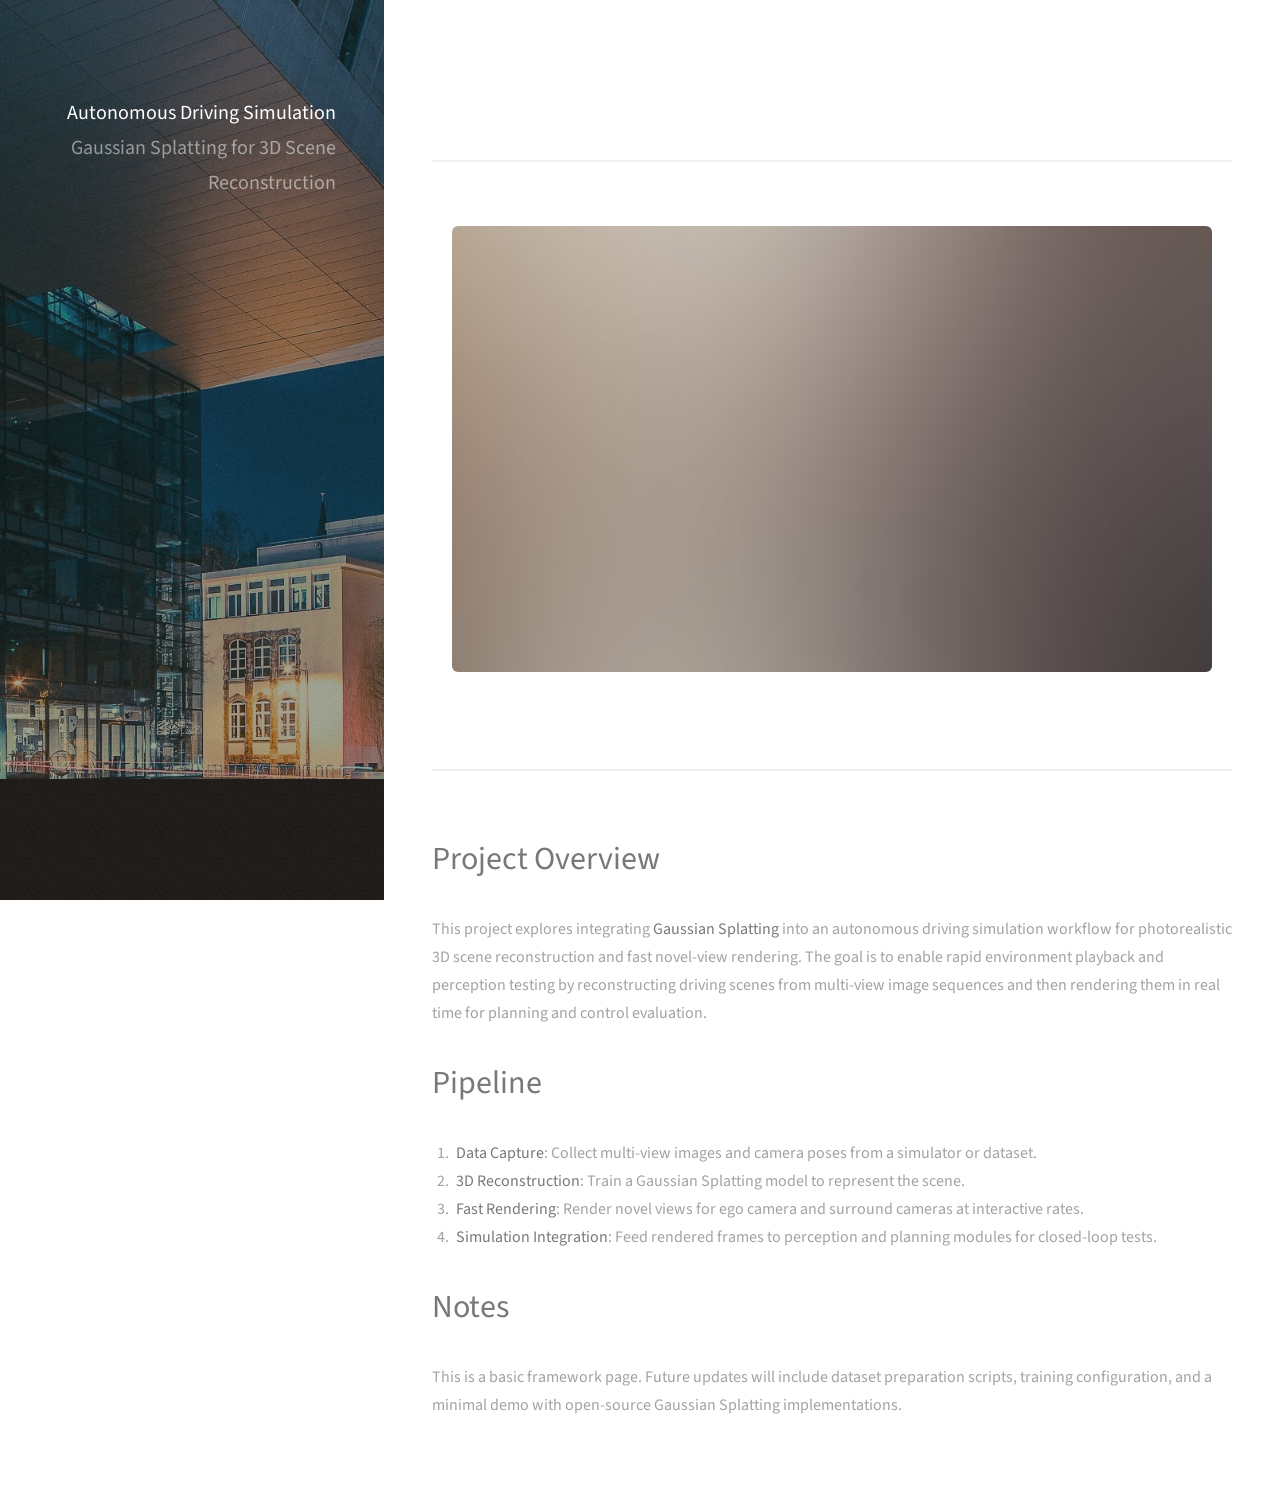
<file: html/gaussian_splatting_sim.html>
<!DOCTYPE HTML>
<html>
<head>
    <title>Autonomous Driving Simulation - Gaussian Splatting</title>
    <meta charset="utf-8" />
    <meta name="viewport" content="width=device-width, initial-scale=1, user-scalable=no" />
    <link rel="stylesheet" href="../assets/css/main.css" />
</head>
<body class="is-preload">

    <div id="main">

        <!-- Header -->
        <header id="header">
            <div class="inner">
                <h1><strong>Autonomous Driving Simulation</strong><br />
                    Gaussian Splatting for 3D Scene Reconstruction
                </h1>
            </div>
        </header>

        <!-- Hero Image -->
        <section id="hero" style="text-align:center;">
            <img src="../images/fulls/01.jpg" alt="Gaussian Splatting" style="max-width: 900px; width: 95%; height: auto; border-radius: 6px;" />
        </section>

        <div style="height: 24px;"></div>

        <!-- Content Section -->
        <section id="content">
            <header class="major">
                <h2>Project Overview</h2>
            </header>
            <p style="text-align: left;">
                This project explores integrating <strong>Gaussian Splatting</strong> into an autonomous driving simulation workflow
                for photorealistic 3D scene reconstruction and fast novel-view rendering. The goal is to enable rapid
                environment playback and perception testing by reconstructing driving scenes from multi-view image sequences
                and then rendering them in real time for planning and control evaluation.
            </p>

            <header class="major">
                <h2>Pipeline</h2>
            </header>
            <ol style="text-align: left;">
                <li><strong>Data Capture</strong>: Collect multi-view images and camera poses from a simulator or dataset.</li>
                <li><strong>3D Reconstruction</strong>: Train a Gaussian Splatting model to represent the scene.</li>
                <li><strong>Fast Rendering</strong>: Render novel views for ego camera and surround cameras at interactive rates.</li>
                <li><strong>Simulation Integration</strong>: Feed rendered frames to perception and planning modules for closed-loop tests.</li>
            </ol>

            <header class="major">
                <h2>Notes</h2>
            </header>
            <p style="text-align: left;">
                This is a basic framework page. Future updates will include dataset preparation scripts, training
                configuration, and a minimal demo with open-source Gaussian Splatting implementations.
            </p>
        </section>

    </div>

    <!-- Scripts -->
    <script src="../assets/js/jquery.min.js"></script>
    <script src="../assets/js/browser.min.js"></script>
    <script src="../assets/js/breakpoints.min.js"></script>
    <script src="../assets/js/util.js"></script>
    <script src="../assets/js/main.js"></script>

</body>
</html>
</file>
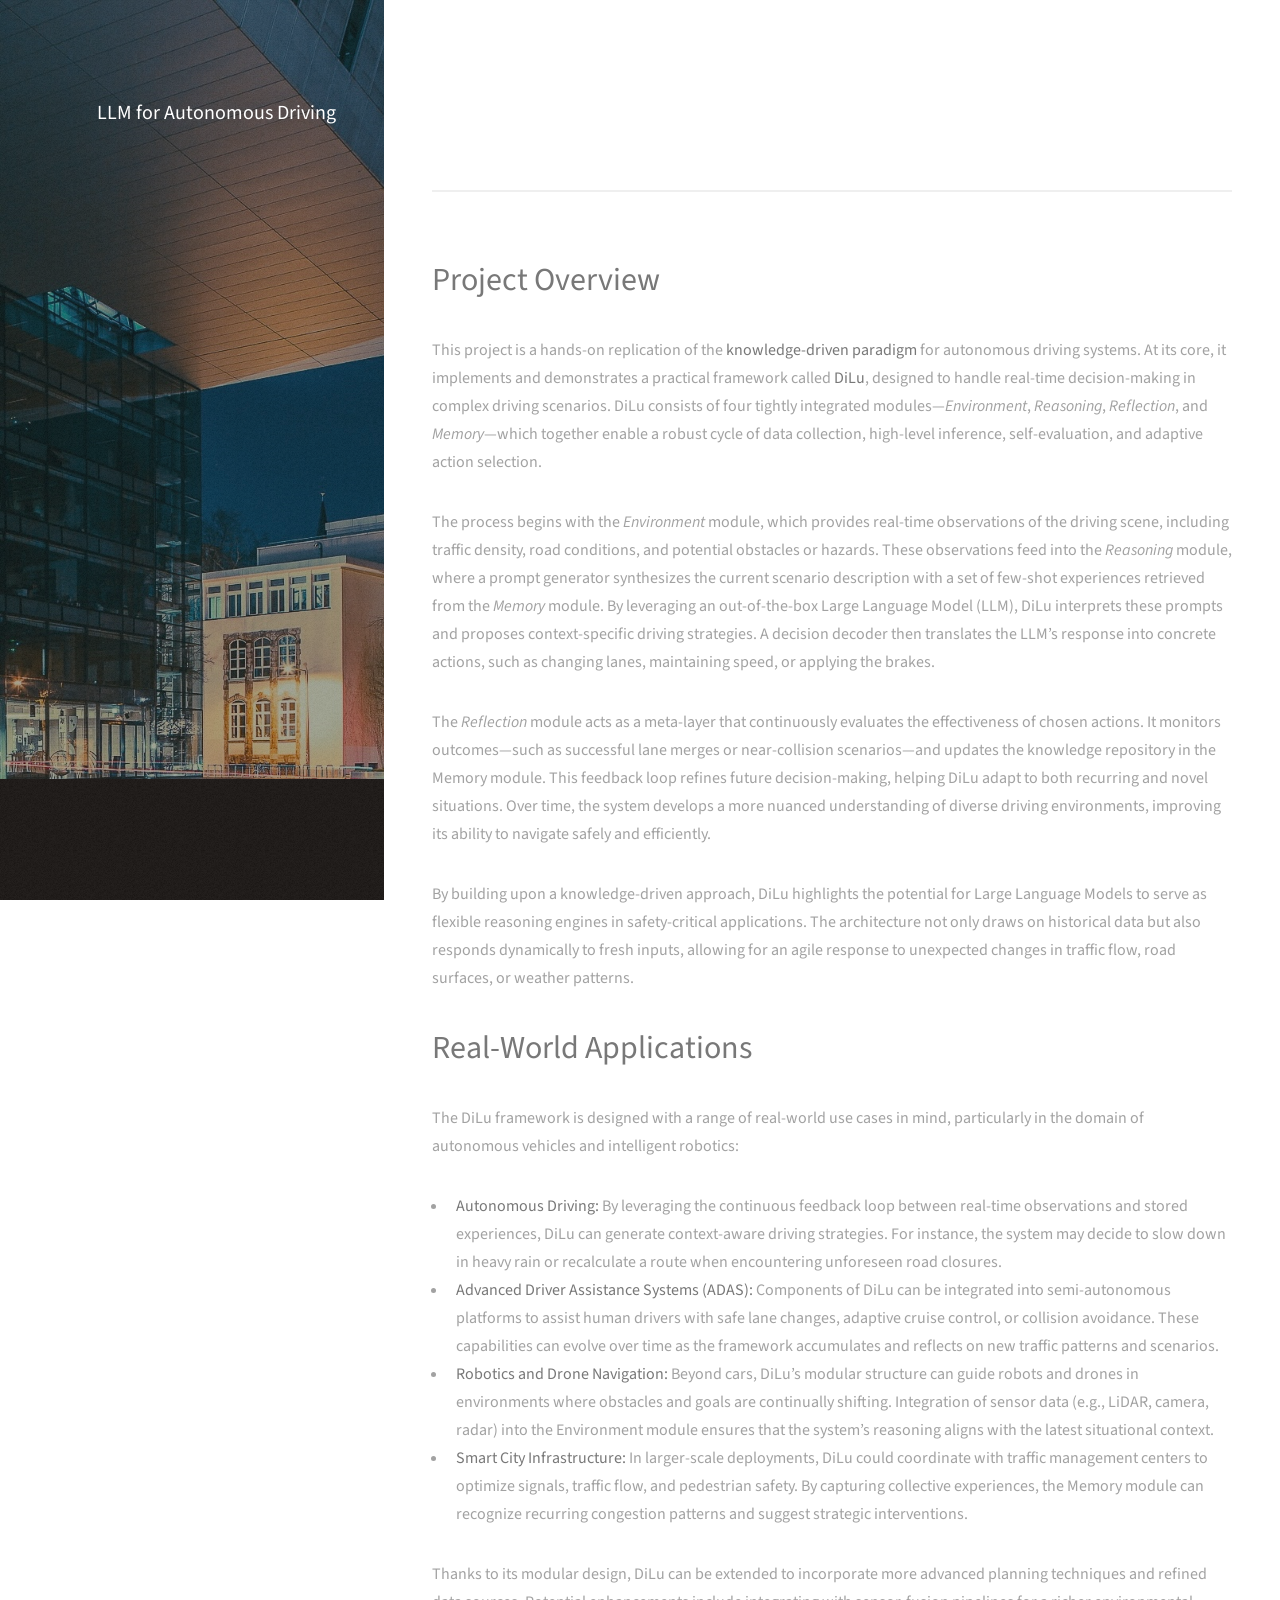
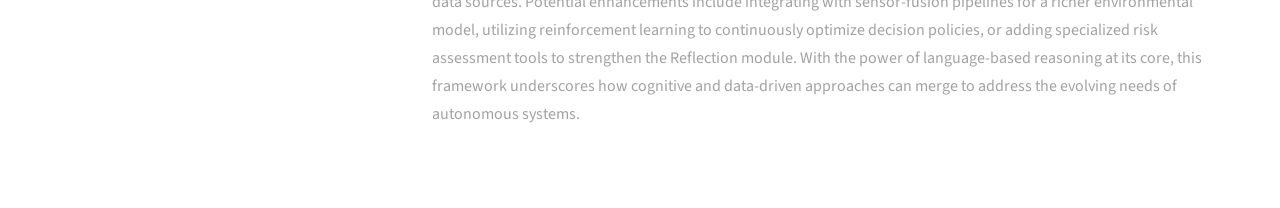
<file: html/llm_planning.html>
<!DOCTYPE HTML>
<html>
<head>
    <title>Rust Path Planning Algorithms</title>
    <meta charset="utf-8" />
    <meta name="viewport" content="width=device-width, initial-scale=1, user-scalable=no" />
    <link rel="stylesheet" href="../assets/css/main.css" />
</head>
<body class="is-preload">

    <div id="main">

        <!-- Header -->
        <header id="header">
            <div class="inner">
                <h1><strong>LLM for Autonomous Driving</strong><br />
                   
                    
                </h1>
            </div>
        </header>

        <!-- Section for GIFs -->
        <!-- <figure style="display: inline-block; margin: 10px;">
            <img src="../images/project_pics/bfs.gif" alt="BFS Visualization" style="max-width: 300px; width: 90%; height: auto;">
            <figcaption>BFS Algorithm</figcaption>
        </figure>
        <figure style="display: inline-block; margin: 10px;">
            <img src="../images/project_pics/dijkstra.gif" alt="Dijkstra Visualization" style="max-width: 300px; width: 90%; height: auto;">
            <figcaption>Dijkstra Algorithm</figcaption>
        </figure>
        <figure style="display: inline-block; margin: 10px;">
            <img src="../images/project_pics/astar.gif" alt="A* Visualization" style="max-width: 300px; width: 90%; height: auto;">
            <figcaption>A* Algorithm</figcaption>
        </figure>
        <figure style="display: inline-block; margin: 10px;">
            <img src="../images/project_pics/astar.gif" alt="A* Visualization" style="max-width: 300px; width: 90%; height: auto;">
            <figcaption>A* Algorithm</figcaption>
        </figure> -->
    
        <!-- Blank Space -->
        <div style="height: 30px;"></div>

        <!-- Content Section -->
        <section id="content">
            <header class="major">
                <h2>Project Overview</h2>
            </header>
            <p style="text-align: left;">
                This project is a hands-on replication of the <strong>knowledge-driven paradigm</strong> for autonomous driving systems. At its core, it implements and demonstrates a practical framework called <strong>DiLu</strong>, designed to handle real-time decision-making in complex driving scenarios. DiLu consists of four tightly integrated modules—<em>Environment</em>, <em>Reasoning</em>, <em>Reflection</em>, and <em>Memory</em>—which together enable a robust cycle of data collection, high-level inference, self-evaluation, and adaptive action selection.
            </p>
            <p style="text-align: left;">
                The process begins with the <em>Environment</em> module, which provides real-time observations of the driving scene, including traffic density, road conditions, and potential obstacles or hazards. These observations feed into the <em>Reasoning</em> module, where a prompt generator synthesizes the current scenario description with a set of few-shot experiences retrieved from the <em>Memory</em> module. By leveraging an out-of-the-box Large Language Model (LLM), DiLu interprets these prompts and proposes context-specific driving strategies. A decision decoder then translates the LLM’s response into concrete actions, such as changing lanes, maintaining speed, or applying the brakes.
            </p>
            <p style="text-align: left;">
                The <em>Reflection</em> module acts as a meta-layer that continuously evaluates the effectiveness of chosen actions. It monitors outcomes—such as successful lane merges or near-collision scenarios—and updates the knowledge repository in the Memory module. This feedback loop refines future decision-making, helping DiLu adapt to both recurring and novel situations. Over time, the system develops a more nuanced understanding of diverse driving environments, improving its ability to navigate safely and efficiently.
            </p>
            <p style="text-align: left;">
                By building upon a knowledge-driven approach, DiLu highlights the potential for Large Language Models to serve as flexible reasoning engines in safety-critical applications. The architecture not only draws on historical data but also responds dynamically to fresh inputs, allowing for an agile response to unexpected changes in traffic flow, road surfaces, or weather patterns.
            </p>
        
            <header class="major">
                <h2>Real-World Applications</h2>
            </header>
            <p style="text-align: left;">
                The DiLu framework is designed with a range of real-world use cases in mind, particularly in the domain of autonomous vehicles and intelligent robotics:
            </p>
            <ul style="text-align: left;">
                <li>
                    <strong>Autonomous Driving:</strong> By leveraging the continuous feedback loop between real-time observations and stored experiences, DiLu can generate context-aware driving strategies. For instance, the system may decide to slow down in heavy rain or recalculate a route when encountering unforeseen road closures.
                </li>
                <li>
                    <strong>Advanced Driver Assistance Systems (ADAS):</strong> Components of DiLu can be integrated into semi-autonomous platforms to assist human drivers with safe lane changes, adaptive cruise control, or collision avoidance. These capabilities can evolve over time as the framework accumulates and reflects on new traffic patterns and scenarios.
                </li>
                <li>
                    <strong>Robotics and Drone Navigation:</strong> Beyond cars, DiLu’s modular structure can guide robots and drones in environments where obstacles and goals are continually shifting. Integration of sensor data (e.g., LiDAR, camera, radar) into the Environment module ensures that the system’s reasoning aligns with the latest situational context.
                </li>
                <li>
                    <strong>Smart City Infrastructure:</strong> In larger-scale deployments, DiLu could coordinate with traffic management centers to optimize signals, traffic flow, and pedestrian safety. By capturing collective experiences, the Memory module can recognize recurring congestion patterns and suggest strategic interventions.
                </li>
            </ul>
            <p style="text-align: left;">
                Thanks to its modular design, DiLu can be extended to incorporate more advanced planning techniques and refined data sources. Potential enhancements include integrating with sensor-fusion pipelines for a richer environmental model, utilizing reinforcement learning to continuously optimize decision policies, or adding specialized risk assessment tools to strengthen the Reflection module. With the power of language-based reasoning at its core, this framework underscores how cognitive and data-driven approaches can merge to address the evolving needs of autonomous systems.
            </p>
        </section>

    </div>

    <!-- Scripts -->
    <script src="../assets/js/jquery.min.js"></script>
    <script src="../assets/js/browser.min.js"></script>
    <script src="../assets/js/breakpoints.min.js"></script>
    <script src="../assets/js/util.js"></script>
    <script src="../assets/js/main.js"></script>

</body>
</html>
</file>
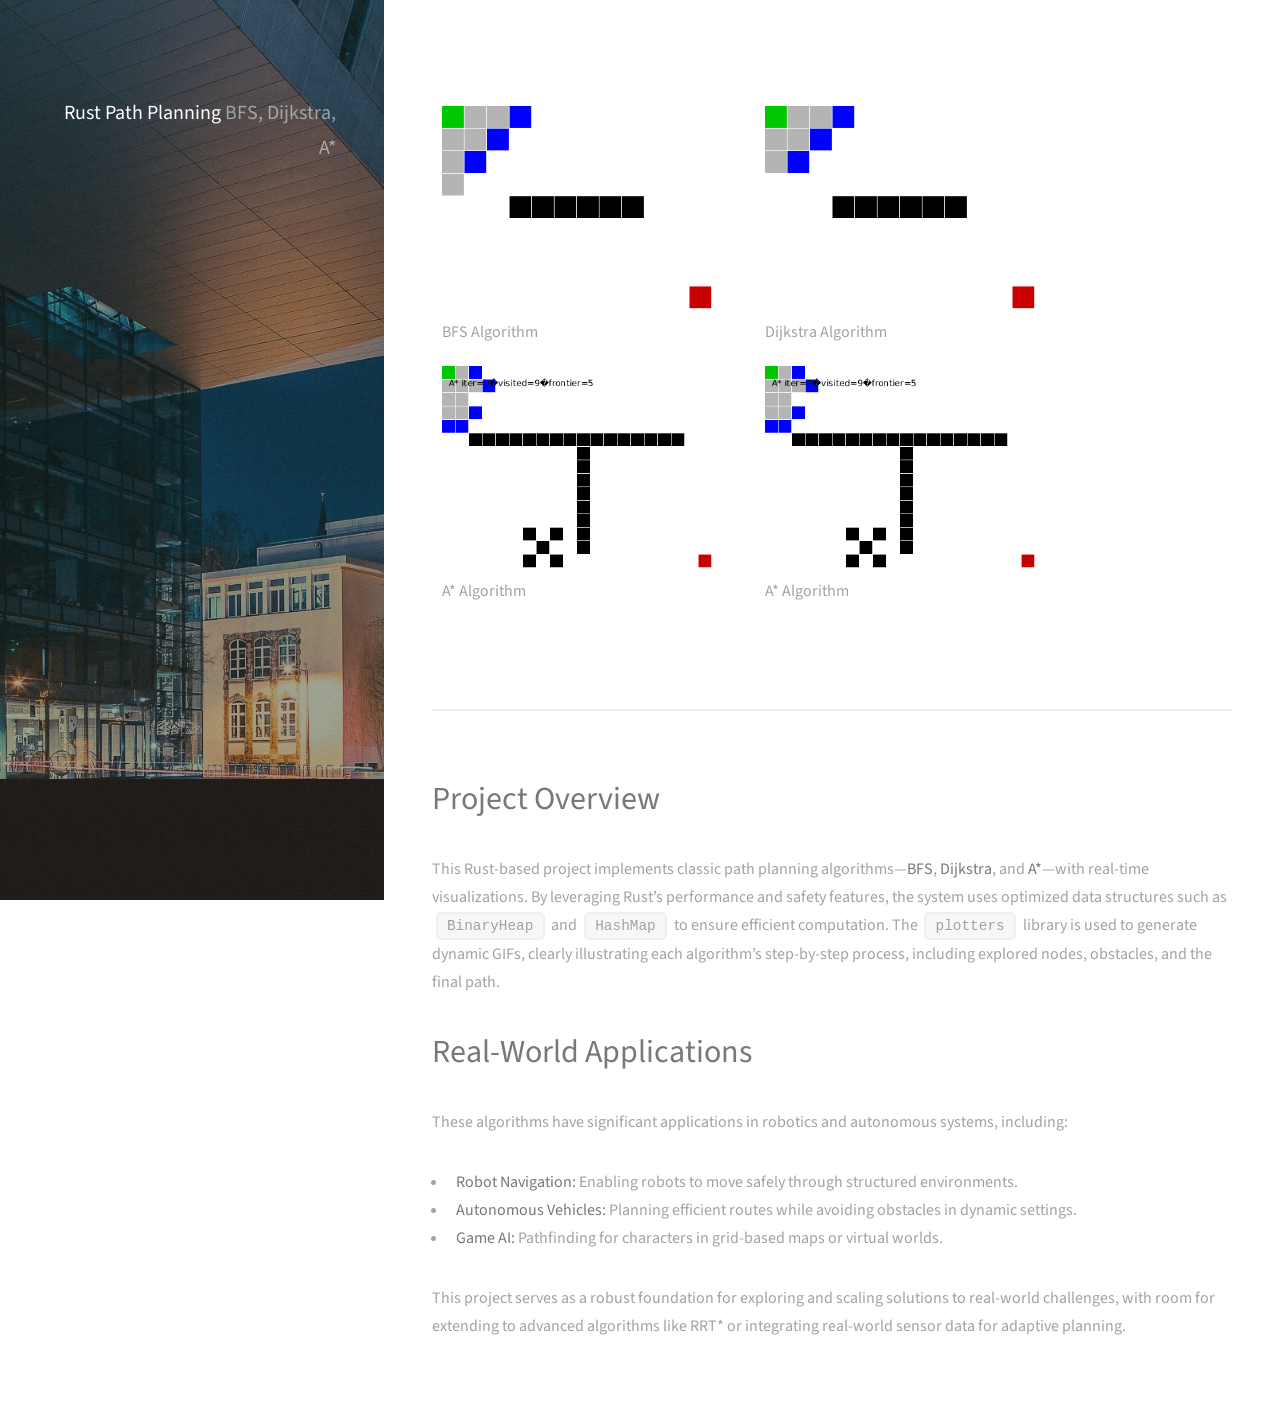
<file: html/rust_optimization_planning.html>
<!DOCTYPE HTML>
<html>
<head>
    <title>Rust Path Planning Algorithms</title>
    <meta charset="utf-8" />
    <meta name="viewport" content="width=device-width, initial-scale=1, user-scalable=no" />
    <link rel="stylesheet" href="../assets/css/main.css" />
</head>
<body class="is-preload">

    <div id="main">

        <!-- Header -->
        <header id="header">
            <div class="inner">
                <h1><strong>Rust Path Planning</strong><br />
                    BFS, Dijkstra, A*
                    
                </h1>
            </div>
        </header>

        <!-- Section for GIFs -->
        <figure style="display: inline-block; margin: 10px;">
            <img src="../images/project_pics/bfs.gif" alt="BFS Visualization" style="max-width: 300px; width: 90%; height: auto;">
            <figcaption>BFS Algorithm</figcaption>
        </figure>
        <figure style="display: inline-block; margin: 10px;">
            <img src="../images/project_pics/dijkstra.gif" alt="Dijkstra Visualization" style="max-width: 300px; width: 90%; height: auto;">
            <figcaption>Dijkstra Algorithm</figcaption>
        </figure>
        <figure style="display: inline-block; margin: 10px;">
            <img src="../images/project_pics/astar.gif" alt="A* Visualization" style="max-width: 300px; width: 90%; height: auto;">
            <figcaption>A* Algorithm</figcaption>
        </figure>
        <figure style="display: inline-block; margin: 10px;">
            <img src="../images/project_pics/astar.gif" alt="A* Visualization" style="max-width: 300px; width: 90%; height: auto;">
            <figcaption>A* Algorithm</figcaption>
        </figure>
    
        <!-- Blank Space -->
        <div style="height: 30px;"></div>

        <!-- Content Section -->
        <section id="content">
            <header class="major">
                <h2>Project Overview</h2>
            </header>
            <p style="text-align: left;">
                This Rust-based project implements classic path planning algorithms—<strong>BFS</strong>, <strong>Dijkstra</strong>, and <strong>A*</strong>—with real-time visualizations. By leveraging Rust’s performance and safety features, the system uses optimized data structures such as <code>BinaryHeap</code> and <code>HashMap</code> to ensure efficient computation. The <code>plotters</code> library is used to generate dynamic GIFs, clearly illustrating each algorithm’s step-by-step process, including explored nodes, obstacles, and the final path.
            </p>

            <header class="major">
                <h2>Real-World Applications</h2>
            </header>
            <p style="text-align: left;">
                These algorithms have significant applications in robotics and autonomous systems, including:
            </p>
            <ul style="text-align: left;">
                <li><strong>Robot Navigation:</strong> Enabling robots to move safely through structured environments.</li>
                <li><strong>Autonomous Vehicles:</strong> Planning efficient routes while avoiding obstacles in dynamic settings.</li>
                <li><strong>Game AI:</strong> Pathfinding for characters in grid-based maps or virtual worlds.</li>
            </ul>

            <p style="text-align: left;">
                This project serves as a robust foundation for exploring and scaling solutions to real-world challenges, with room for extending to advanced algorithms like RRT* or integrating real-world sensor data for adaptive planning.
            </p>
        </section>

    </div>

    <!-- Scripts -->
    <script src="../assets/js/jquery.min.js"></script>
    <script src="../assets/js/browser.min.js"></script>
    <script src="../assets/js/breakpoints.min.js"></script>
    <script src="../assets/js/util.js"></script>
    <script src="../assets/js/main.js"></script>

</body>
</html>
</file>
<file: css/main.css>
:root {
  --body-bg-color: #fff;
  --content-bg-color: #fff;
  --card-bg-color: #f5f5f5;
  --text-color: #555;
  --blockquote-color: #666;
  --link-color: #555;
  --link-hover-color: #222;
  --brand-color: #fff;
  --brand-hover-color: #fff;
  --table-row-odd-bg-color: #f9f9f9;
  --table-row-hover-bg-color: #f5f5f5;
  --menu-item-bg-color: #f5f5f5;
  --btn-default-bg: #222;
  --btn-default-color: #fff;
  --btn-default-border-color: #222;
  --btn-default-hover-bg: #fff;
  --btn-default-hover-color: #222;
  --btn-default-hover-border-color: #222;
}
html {
  line-height: 1.15; /* 1 */
  -webkit-text-size-adjust: 100%; /* 2 */
}
body {
  margin: 0;
}
main {
  display: block;
}
h1 {
  font-size: 2em;
  margin: 0.67em 0;
}
hr {
  box-sizing: content-box; /* 1 */
  height: 0; /* 1 */
  overflow: visible; /* 2 */
}
pre {
  font-family: monospace, monospace; /* 1 */
  font-size: 1em; /* 2 */
}
a {
  background: transparent;
}
abbr[title] {
  border-bottom: none; /* 1 */
  text-decoration: underline; /* 2 */
  text-decoration: underline dotted; /* 2 */
}
b,
strong {
  font-weight: bolder;
}
code,
kbd,
samp {
  font-family: monospace, monospace; /* 1 */
  font-size: 1em; /* 2 */
}
small {
  font-size: 80%;
}
sub,
sup {
  font-size: 75%;
  line-height: 0;
  position: relative;
  vertical-align: baseline;
}
sub {
  bottom: -0.25em;
}
sup {
  top: -0.5em;
}
img {
  border-style: none;
}
button,
input,
optgroup,
select,
textarea {
  font-family: inherit; /* 1 */
  font-size: 100%; /* 1 */
  line-height: 1.15; /* 1 */
  margin: 0; /* 2 */
}
button,
input {
/* 1 */
  overflow: visible;
}
button,
select {
/* 1 */
  text-transform: none;
}
button,
[type='button'],
[type='reset'],
[type='submit'] {
  -webkit-appearance: button;
}
button::-moz-focus-inner,
[type='button']::-moz-focus-inner,
[type='reset']::-moz-focus-inner,
[type='submit']::-moz-focus-inner {
  border-style: none;
  padding: 0;
}
button:-moz-focusring,
[type='button']:-moz-focusring,
[type='reset']:-moz-focusring,
[type='submit']:-moz-focusring {
  outline: 1px dotted ButtonText;
}
fieldset {
  padding: 0.35em 0.75em 0.625em;
}
legend {
  box-sizing: border-box; /* 1 */
  color: inherit; /* 2 */
  display: table; /* 1 */
  max-width: 100%; /* 1 */
  padding: 0; /* 3 */
  white-space: normal; /* 1 */
}
progress {
  vertical-align: baseline;
}
textarea {
  overflow: auto;
}
[type='checkbox'],
[type='radio'] {
  box-sizing: border-box; /* 1 */
  padding: 0; /* 2 */
}
[type='number']::-webkit-inner-spin-button,
[type='number']::-webkit-outer-spin-button {
  height: auto;
}
[type='search'] {
  outline-offset: -2px; /* 2 */
  -webkit-appearance: textfield; /* 1 */
}
[type='search']::-webkit-search-decoration {
  -webkit-appearance: none;
}
::-webkit-file-upload-button {
  font: inherit; /* 2 */
  -webkit-appearance: button; /* 1 */
}
details {
  display: block;
}
summary {
  display: list-item;
}
template {
  display: none;
}
[hidden] {
  display: none;
}
::selection {
  background: #262a30;
  color: #eee;
}
html,
body {
  height: 100%;
}
body {
  background: var(--body-bg-color);
  color: var(--text-color);
  font-family: 'Lato', "PingFang SC", "Microsoft YaHei", sans-serif;
  font-size: 1em;
  line-height: 2;
}
@media (max-width: 991px) {
  body {
    padding-left: 0 !important;
    padding-right: 0 !important;
  }
}
h1,
h2,
h3,
h4,
h5,
h6 {
  font-family: 'Lato', "PingFang SC", "Microsoft YaHei", sans-serif;
  font-weight: bold;
  line-height: 1.5;
  margin: 20px 0 15px;
}
h1 {
  font-size: 1.5em;
}
h2 {
  font-size: 1.375em;
}
h3 {
  font-size: 1.25em;
}
h4 {
  font-size: 1.125em;
}
h5 {
  font-size: 1em;
}
h6 {
  font-size: 0.875em;
}
p {
  margin: 0 0 20px 0;
}
a,
span.exturl {
  border-bottom: 1px solid #999;
  color: var(--link-color);
  outline: 0;
  text-decoration: none;
  overflow-wrap: break-word;
  word-wrap: break-word;
  cursor: pointer;
}
a:hover,
span.exturl:hover {
  border-bottom-color: var(--link-hover-color);
  color: var(--link-hover-color);
}
iframe,
img,
video {
  display: block;
  margin-left: auto;
  margin-right: auto;
  max-width: 100%;
}
hr {
  background-image: repeating-linear-gradient(-45deg, #ddd, #ddd 4px, transparent 4px, transparent 8px);
  border: 0;
  height: 3px;
  margin: 40px 0;
}
blockquote {
  border-left: 4px solid #ddd;
  color: var(--blockquote-color);
  margin: 0;
  padding: 0 15px;
}
blockquote cite::before {
  content: '-';
  padding: 0 5px;
}
dt {
  font-weight: bold;
}
dd {
  margin: 0;
  padding: 0;
}
kbd {
  background-color: #f5f5f5;
  background-image: linear-gradient(#eee, #fff, #eee);
  border: 1px solid #ccc;
  border-radius: 0.2em;
  box-shadow: 0.1em 0.1em 0.2em rgba(0,0,0,0.1);
  color: #555;
  font-family: inherit;
  padding: 0.1em 0.3em;
  white-space: nowrap;
}
.table-container {
  overflow: auto;
}
table {
  border-collapse: collapse;
  border-spacing: 0;
  font-size: 0.875em;
  margin: 0 0 20px 0;
  width: 100%;
}
tbody tr:nth-of-type(odd) {
  background: var(--table-row-odd-bg-color);
}
tbody tr:hover {
  background: var(--table-row-hover-bg-color);
}
caption,
th,
td {
  font-weight: normal;
  padding: 8px;
  vertical-align: middle;
}
th,
td {
  border: 1px solid #ddd;
  border-bottom: 3px solid #ddd;
}
th {
  font-weight: 700;
  padding-bottom: 10px;
}
td {
  border-bottom-width: 1px;
}
.btn {
  background: var(--btn-default-bg);
  border: 2px solid var(--btn-default-border-color);
  border-radius: 0;
  color: var(--btn-default-color);
  display: inline-block;
  font-size: 0.875em;
  line-height: 2;
  padding: 0 20px;
  text-decoration: none;
  transition-property: background-color;
  transition-delay: 0s;
  transition-duration: 0.2s;
  transition-timing-function: ease-in-out;
}
.btn:hover {
  background: var(--btn-default-hover-bg);
  border-color: var(--btn-default-hover-border-color);
  color: var(--btn-default-hover-color);
}
.btn + .btn {
  margin: 0 0 8px 8px;
}
.btn .fa-fw {
  text-align: left;
  width: 1.285714285714286em;
}
.toggle {
  line-height: 0;
}
.toggle .toggle-line {
  background: #fff;
  display: inline-block;
  height: 2px;
  left: 0;
  position: relative;
  top: 0;
  transition: all 0.4s;
  vertical-align: top;
  width: 100%;
}
.toggle .toggle-line:not(:first-child) {
  margin-top: 3px;
}
.toggle.toggle-arrow .toggle-line-first {
  left: 50%;
  top: 2px;
  transform: rotate(45deg);
  width: 50%;
}
.toggle.toggle-arrow .toggle-line-middle {
  left: 2px;
  width: 90%;
}
.toggle.toggle-arrow .toggle-line-last {
  left: 50%;
  top: -2px;
  transform: rotate(-45deg);
  width: 50%;
}
.toggle.toggle-close .toggle-line-first {
  transform: rotate(-45deg);
  top: 5px;
}
.toggle.toggle-close .toggle-line-middle {
  opacity: 0;
}
.toggle.toggle-close .toggle-line-last {
  transform: rotate(45deg);
  top: -5px;
}
.highlight,
pre {
  background: #f7f7f7;
  color: #4d4d4c;
  line-height: 1.6;
  margin: 0 auto 20px;
}
pre,
code {
  font-family: consolas, Menlo, monospace, "PingFang SC", "Microsoft YaHei";
}
code {
  background: #eee;
  border-radius: 3px;
  color: #555;
  padding: 2px 4px;
  overflow-wrap: break-word;
  word-wrap: break-word;
}
.highlight *::selection {
  background: #d6d6d6;
}
.highlight pre {
  border: 0;
  margin: 0;
  padding: 10px 0;
}
.highlight table {
  border: 0;
  margin: 0;
  width: auto;
}
.highlight td {
  border: 0;
  padding: 0;
}
.highlight figcaption {
  background: #eff2f3;
  color: #4d4d4c;
  display: flex;
  font-size: 0.875em;
  justify-content: space-between;
  line-height: 1.2;
  padding: 0.5em;
}
.highlight figcaption a {
  color: #4d4d4c;
}
.highlight figcaption a:hover {
  border-bottom-color: #4d4d4c;
}
.highlight .gutter {
  -moz-user-select: none;
  -ms-user-select: none;
  -webkit-user-select: none;
  user-select: none;
}
.highlight .gutter pre {
  background: #eff2f3;
  color: #869194;
  padding-left: 10px;
  padding-right: 10px;
  text-align: right;
}
.highlight .code pre {
  background: #f7f7f7;
  padding-left: 10px;
  width: 100%;
}
.gist table {
  width: auto;
}
.gist table td {
  border: 0;
}
pre {
  overflow: auto;
  padding: 10px;
}
pre code {
  background: none;
  color: #4d4d4c;
  font-size: 0.875em;
  padding: 0;
  text-shadow: none;
}
pre .deletion {
  background: #fdd;
}
pre .addition {
  background: #dfd;
}
pre .meta {
  color: #eab700;
  -moz-user-select: none;
  -ms-user-select: none;
  -webkit-user-select: none;
  user-select: none;
}
pre .comment {
  color: #8e908c;
}
pre .variable,
pre .attribute,
pre .tag,
pre .name,
pre .regexp,
pre .ruby .constant,
pre .xml .tag .title,
pre .xml .pi,
pre .xml .doctype,
pre .html .doctype,
pre .css .id,
pre .css .class,
pre .css .pseudo {
  color: #c82829;
}
pre .number,
pre .preprocessor,
pre .built_in,
pre .builtin-name,
pre .literal,
pre .params,
pre .constant,
pre .command {
  color: #f5871f;
}
pre .ruby .class .title,
pre .css .rules .attribute,
pre .string,
pre .symbol,
pre .value,
pre .inheritance,
pre .header,
pre .ruby .symbol,
pre .xml .cdata,
pre .special,
pre .formula {
  color: #718c00;
}
pre .title,
pre .css .hexcolor {
  color: #3e999f;
}
pre .function,
pre .python .decorator,
pre .python .title,
pre .ruby .function .title,
pre .ruby .title .keyword,
pre .perl .sub,
pre .javascript .title,
pre .coffeescript .title {
  color: #4271ae;
}
pre .keyword,
pre .javascript .function {
  color: #8959a8;
}
.blockquote-center {
  border-left: none;
  margin: 40px 0;
  padding: 0;
  position: relative;
  text-align: center;
}
.blockquote-center .fa {
  display: block;
  opacity: 0.6;
  position: absolute;
  width: 100%;
}
.blockquote-center .fa-quote-left {
  border-top: 1px solid #ccc;
  text-align: left;
  top: -20px;
}
.blockquote-center .fa-quote-right {
  border-bottom: 1px solid #ccc;
  text-align: right;
  bottom: -20px;
}
.blockquote-center p,
.blockquote-center div {
  text-align: center;
}
.post-body .group-picture img {
  margin: 0 auto;
  padding: 0 3px;
}
.group-picture-row {
  margin-bottom: 6px;
  overflow: hidden;
}
.group-picture-column {
  float: left;
  margin-bottom: 10px;
}
.post-body .label {
  color: #555;
  display: inline;
  padding: 0 2px;
}
.post-body .label.default {
  background: #f0f0f0;
}
.post-body .label.primary {
  background: #efe6f7;
}
.post-body .label.info {
  background: #e5f2f8;
}
.post-body .label.success {
  background: #e7f4e9;
}
.post-body .label.warning {
  background: #fcf6e1;
}
.post-body .label.danger {
  background: #fae8eb;
}
.post-body .tabs {
  margin-bottom: 20px;
}
.post-body .tabs,
.tabs-comment {
  display: block;
  padding-top: 10px;
  position: relative;
}
.post-body .tabs ul.nav-tabs,
.tabs-comment ul.nav-tabs {
  display: flex;
  flex-wrap: wrap;
  margin: 0;
  margin-bottom: -1px;
  padding: 0;
}
@media (max-width: 413px) {
  .post-body .tabs ul.nav-tabs,
  .tabs-comment ul.nav-tabs {
    display: block;
    margin-bottom: 5px;
  }
}
.post-body .tabs ul.nav-tabs li.tab,
.tabs-comment ul.nav-tabs li.tab {
  border-bottom: 1px solid #ddd;
  border-left: 1px solid transparent;
  border-right: 1px solid transparent;
  border-top: 3px solid transparent;
  flex-grow: 1;
  list-style-type: none;
  border-radius: 0 0 0 0;
}
@media (max-width: 413px) {
  .post-body .tabs ul.nav-tabs li.tab,
  .tabs-comment ul.nav-tabs li.tab {
    border-bottom: 1px solid transparent;
    border-left: 3px solid transparent;
    border-right: 1px solid transparent;
    border-top: 1px solid transparent;
  }
}
@media (max-width: 413px) {
  .post-body .tabs ul.nav-tabs li.tab,
  .tabs-comment ul.nav-tabs li.tab {
    border-radius: 0;
  }
}
.post-body .tabs ul.nav-tabs li.tab a,
.tabs-comment ul.nav-tabs li.tab a {
  border-bottom: initial;
  display: block;
  line-height: 1.8;
  outline: 0;
  padding: 0.25em 0.75em;
  text-align: center;
  transition-delay: 0s;
  transition-duration: 0.2s;
  transition-timing-function: ease-out;
}
.post-body .tabs ul.nav-tabs li.tab a i,
.tabs-comment ul.nav-tabs li.tab a i {
  width: 1.285714285714286em;
}
.post-body .tabs ul.nav-tabs li.tab.active,
.tabs-comment ul.nav-tabs li.tab.active {
  border-bottom: 1px solid transparent;
  border-left: 1px solid #ddd;
  border-right: 1px solid #ddd;
  border-top: 3px solid #fc6423;
}
@media (max-width: 413px) {
  .post-body .tabs ul.nav-tabs li.tab.active,
  .tabs-comment ul.nav-tabs li.tab.active {
    border-bottom: 1px solid #ddd;
    border-left: 3px solid #fc6423;
    border-right: 1px solid #ddd;
    border-top: 1px solid #ddd;
  }
}
.post-body .tabs ul.nav-tabs li.tab.active a,
.tabs-comment ul.nav-tabs li.tab.active a {
  color: var(--link-color);
  cursor: default;
}
.post-body .tabs .tab-content .tab-pane,
.tabs-comment .tab-content .tab-pane {
  border: 1px solid #ddd;
  border-top: 0;
  padding: 20px 20px 0 20px;
  border-radius: 0;
}
.post-body .tabs .tab-content .tab-pane:not(.active),
.tabs-comment .tab-content .tab-pane:not(.active) {
  display: none;
}
.post-body .tabs .tab-content .tab-pane.active,
.tabs-comment .tab-content .tab-pane.active {
  display: block;
}
.post-body .tabs .tab-content .tab-pane.active:nth-of-type(1),
.tabs-comment .tab-content .tab-pane.active:nth-of-type(1) {
  border-radius: 0 0 0 0;
}
@media (max-width: 413px) {
  .post-body .tabs .tab-content .tab-pane.active:nth-of-type(1),
  .tabs-comment .tab-content .tab-pane.active:nth-of-type(1) {
    border-radius: 0;
  }
}
.post-body .note {
  border-radius: 3px;
  margin-bottom: 20px;
  padding: 1em;
  position: relative;
  border: 1px solid #eee;
  border-left-width: 5px;
}
.post-body .note h2,
.post-body .note h3,
.post-body .note h4,
.post-body .note h5,
.post-body .note h6 {
  margin-top: 0;
  border-bottom: initial;
  margin-bottom: 0;
  padding-top: 0;
}
.post-body .note p:first-child,
.post-body .note ul:first-child,
.post-body .note ol:first-child,
.post-body .note table:first-child,
.post-body .note pre:first-child,
.post-body .note blockquote:first-child,
.post-body .note img:first-child {
  margin-top: 0;
}
.post-body .note p:last-child,
.post-body .note ul:last-child,
.post-body .note ol:last-child,
.post-body .note table:last-child,
.post-body .note pre:last-child,
.post-body .note blockquote:last-child,
.post-body .note img:last-child {
  margin-bottom: 0;
}
.post-body .note.default {
  border-left-color: #777;
}
.post-body .note.default h2,
.post-body .note.default h3,
.post-body .note.default h4,
.post-body .note.default h5,
.post-body .note.default h6 {
  color: #777;
}
.post-body .note.primary {
  border-left-color: #6f42c1;
}
.post-body .note.primary h2,
.post-body .note.primary h3,
.post-body .note.primary h4,
.post-body .note.primary h5,
.post-body .note.primary h6 {
  color: #6f42c1;
}
.post-body .note.info {
  border-left-color: #428bca;
}
.post-body .note.info h2,
.post-body .note.info h3,
.post-body .note.info h4,
.post-body .note.info h5,
.post-body .note.info h6 {
  color: #428bca;
}
.post-body .note.success {
  border-left-color: #5cb85c;
}
.post-body .note.success h2,
.post-body .note.success h3,
.post-body .note.success h4,
.post-body .note.success h5,
.post-body .note.success h6 {
  color: #5cb85c;
}
.post-body .note.warning {
  border-left-color: #f0ad4e;
}
.post-body .note.warning h2,
.post-body .note.warning h3,
.post-body .note.warning h4,
.post-body .note.warning h5,
.post-body .note.warning h6 {
  color: #f0ad4e;
}
.post-body .note.danger {
  border-left-color: #d9534f;
}
.post-body .note.danger h2,
.post-body .note.danger h3,
.post-body .note.danger h4,
.post-body .note.danger h5,
.post-body .note.danger h6 {
  color: #d9534f;
}
.pagination .prev,
.pagination .next,
.pagination .page-number,
.pagination .space {
  display: inline-block;
  margin: 0 10px;
  padding: 0 11px;
  position: relative;
  top: -1px;
}
@media (max-width: 767px) {
  .pagination .prev,
  .pagination .next,
  .pagination .page-number,
  .pagination .space {
    margin: 0 5px;
  }
}
.pagination {
  border-top: 1px solid #eee;
  margin: 120px 0 0;
  text-align: center;
}
.pagination .prev,
.pagination .next,
.pagination .page-number {
  border-bottom: 0;
  border-top: 1px solid #eee;
  transition-property: border-color;
  transition-delay: 0s;
  transition-duration: 0.2s;
  transition-timing-function: ease-in-out;
}
.pagination .prev:hover,
.pagination .next:hover,
.pagination .page-number:hover {
  border-top-color: #222;
}
.pagination .space {
  margin: 0;
  padding: 0;
}
.pagination .prev {
  margin-left: 0;
}
.pagination .next {
  margin-right: 0;
}
.pagination .page-number.current {
  background: #ccc;
  border-top-color: #ccc;
  color: #fff;
}
@media (max-width: 767px) {
  .pagination {
    border-top: none;
  }
  .pagination .prev,
  .pagination .next,
  .pagination .page-number {
    border-bottom: 1px solid #eee;
    border-top: 0;
    margin-bottom: 10px;
    padding: 0 10px;
  }
  .pagination .prev:hover,
  .pagination .next:hover,
  .pagination .page-number:hover {
    border-bottom-color: #222;
  }
}
.comments {
  margin-top: 60px;
  overflow: hidden;
}
.comment-button-group {
  display: flex;
  flex-wrap: wrap-reverse;
  justify-content: center;
  margin: 1em 0;
}
.comment-button-group .comment-button {
  margin: 0.1em 0.2em;
}
.comment-button-group .comment-button.active {
  background: var(--btn-default-hover-bg);
  border-color: var(--btn-default-hover-border-color);
  color: var(--btn-default-hover-color);
}
.comment-position {
  display: none;
}
.comment-position.active {
  display: block;
}
.tabs-comment {
  background: var(--content-bg-color);
  margin-top: 4em;
  padding-top: 0;
}
.tabs-comment .comments {
  border: 0;
  box-shadow: none;
  margin-top: 0;
  padding-top: 0;
}
.container {
  min-height: 100%;
  position: relative;
}
.main-inner {
  margin: 0 auto;
  width: 700px;
}
@media (min-width: 1200px) {
  .main-inner {
    width: 800px;
  }
}
@media (min-width: 1600px) {
  .main-inner {
    width: 900px;
  }
}
@media (max-width: 767px) {
  .content-wrap {
    padding: 0 20px;
  }
}
.header {
  background: transparent;
}
.header-inner {
  margin: 0 auto;
  width: 700px;
}
@media (min-width: 1200px) {
  .header-inner {
    width: 800px;
  }
}
@media (min-width: 1600px) {
  .header-inner {
    width: 900px;
  }
}
.site-brand-container {
  display: flex;
  flex-shrink: 0;
  padding: 0 10px;
}
.headband {
  background: #222;
  height: 3px;
}
.site-meta {
  flex-grow: 1;
  text-align: center;
}
@media (max-width: 767px) {
  .site-meta {
    text-align: center;
  }
}
.brand {
  border-bottom: none;
  color: var(--brand-color);
  display: inline-block;
  line-height: 1.375em;
  padding: 0 40px;
  position: relative;
}
.brand:hover {
  color: var(--brand-hover-color);
}
.site-title {
  font-family: 'Lato', "PingFang SC", "Microsoft YaHei", sans-serif;
  font-size: 1.375em;
  font-weight: normal;
  margin: 0;
}
.site-subtitle {
  color: #999;
  font-size: 0.8125em;
  margin: 10px 0;
}
.use-motion .brand {
  opacity: 0;
}
.use-motion .site-title,
.use-motion .site-subtitle,
.use-motion .custom-logo-image {
  opacity: 0;
  position: relative;
  top: -10px;
}
.site-nav-toggle,
.site-nav-right {
  display: none;
}
@media (max-width: 767px) {
  .site-nav-toggle,
  .site-nav-right {
    display: flex;
    flex-direction: column;
    justify-content: center;
  }
}
.site-nav-toggle .toggle,
.site-nav-right .toggle {
  color: var(--text-color);
  padding: 10px;
  width: 22px;
}
.site-nav-toggle .toggle .toggle-line,
.site-nav-right .toggle .toggle-line {
  background: var(--text-color);
  border-radius: 1px;
}
.site-nav {
  display: block;
}
@media (max-width: 767px) {
  .site-nav {
    clear: both;
    display: none;
  }
}
.site-nav.site-nav-on {
  display: block;
}
.menu {
  margin-top: 20px;
  padding-left: 0;
  text-align: center;
}
.menu-item {
  display: inline-block;
  list-style: none;
  margin: 0 10px;
}
@media (max-width: 767px) {
  .menu-item {
    display: block;
    margin-top: 10px;
  }
  .menu-item.menu-item-search {
    display: none;
  }
}
.menu-item a,
.menu-item span.exturl {
  border-bottom: 0;
  display: block;
  font-size: 0.8125em;
  transition-property: border-color;
  transition-delay: 0s;
  transition-duration: 0.2s;
  transition-timing-function: ease-in-out;
}
@media (hover: none) {
  .menu-item a:hover,
  .menu-item span.exturl:hover {
    border-bottom-color: transparent !important;
  }
}
.menu-item .fa,
.menu-item .fab,
.menu-item .far,
.menu-item .fas {
  margin-right: 8px;
}
.menu-item .badge {
  display: inline-block;
  font-weight: bold;
  line-height: 1;
  margin-left: 0.35em;
  margin-top: 0.35em;
  text-align: center;
  white-space: nowrap;
}
@media (max-width: 767px) {
  .menu-item .badge {
    float: right;
    margin-left: 0;
  }
}
.menu-item-active a,
.menu .menu-item a:hover,
.menu .menu-item span.exturl:hover {
  background: var(--menu-item-bg-color);
}
.use-motion .menu-item {
  opacity: 0;
}
.sidebar {
  background: #222;
  bottom: 0;
  box-shadow: inset 0 2px 6px #000;
  position: fixed;
  top: 0;
}
@media (max-width: 991px) {
  .sidebar {
    display: none;
  }
}
.sidebar-inner {
  color: #999;
  padding: 18px 10px;
  text-align: center;
}
.cc-license {
  margin-top: 10px;
  text-align: center;
}
.cc-license .cc-opacity {
  border-bottom: none;
  opacity: 0.7;
}
.cc-license .cc-opacity:hover {
  opacity: 0.9;
}
.cc-license img {
  display: inline-block;
}
.site-author-image {
  border: 2px solid #333;
  display: block;
  margin: 0 auto;
  max-width: 96px;
  padding: 2px;
}
.site-author-name {
  color: #f5f5f5;
  font-weight: normal;
  margin: 5px 0 0;
  text-align: center;
}
.site-description {
  color: #999;
  font-size: 1em;
  margin-top: 5px;
  text-align: center;
}
.links-of-author {
  margin-top: 15px;
}
.links-of-author a,
.links-of-author span.exturl {
  border-bottom-color: #555;
  display: inline-block;
  font-size: 0.8125em;
  margin-bottom: 10px;
  margin-right: 10px;
  vertical-align: middle;
}
.links-of-author a::before,
.links-of-author span.exturl::before {
  background: #a68b6e;
  border-radius: 50%;
  content: ' ';
  display: inline-block;
  height: 4px;
  margin-right: 3px;
  vertical-align: middle;
  width: 4px;
}
.sidebar-button {
  margin-top: 15px;
}
.sidebar-button a {
  border: 1px solid #fc6423;
  border-radius: 4px;
  color: #fc6423;
  display: inline-block;
  padding: 0 15px;
}
.sidebar-button a .fa,
.sidebar-button a .fab,
.sidebar-button a .far,
.sidebar-button a .fas {
  margin-right: 5px;
}
.sidebar-button a:hover {
  background: #fc6423;
  border: 1px solid #fc6423;
  color: #fff;
}
.sidebar-button a:hover .fa,
.sidebar-button a:hover .fab,
.sidebar-button a:hover .far,
.sidebar-button a:hover .fas {
  color: #fff;
}
.links-of-blogroll {
  font-size: 0.8125em;
  margin-top: 10px;
}
.links-of-blogroll-title {
  font-size: 0.875em;
  font-weight: 600;
  margin-top: 0;
}
.links-of-blogroll-list {
  list-style: none;
  margin: 0;
  padding: 0;
}
#sidebar-dimmer {
  display: none;
}
@media (max-width: 767px) {
  #sidebar-dimmer {
    background: #000;
    display: block;
    height: 100%;
    left: 100%;
    opacity: 0;
    position: fixed;
    top: 0;
    width: 100%;
    z-index: 1100;
  }
  .sidebar-active + #sidebar-dimmer {
    opacity: 0.7;
    transform: translateX(-100%);
    transition: opacity 0.5s;
  }
}
.sidebar-nav {
  margin: 0;
  padding-bottom: 20px;
  padding-left: 0;
}
.sidebar-nav li {
  border-bottom: 1px solid transparent;
  color: #666;
  cursor: pointer;
  display: inline-block;
  font-size: 0.875em;
}
.sidebar-nav li.sidebar-nav-overview {
  margin-left: 10px;
}
.sidebar-nav li:hover {
  color: #f5f5f5;
}
.sidebar-nav .sidebar-nav-active {
  border-bottom-color: #87daff;
  color: #87daff;
}
.sidebar-nav .sidebar-nav-active:hover {
  color: #87daff;
}
.sidebar-panel {
  display: none;
  overflow-x: hidden;
  overflow-y: auto;
}
.sidebar-panel-active {
  display: block;
}
.sidebar-toggle {
  background: #222;
  bottom: 45px;
  cursor: pointer;
  height: 14px;
  left: 30px;
  padding: 5px;
  position: fixed;
  width: 14px;
  z-index: 1300;
}
@media (max-width: 991px) {
  .sidebar-toggle {
    left: 20px;
    opacity: 0.8;
    display: none;
  }
}
.sidebar-toggle:hover .toggle-line {
  background: #87daff;
}
.post-toc {
  font-size: 0.875em;
}
.post-toc ol {
  list-style: none;
  margin: 0;
  padding: 0 2px 5px 10px;
  text-align: left;
}
.post-toc ol > ol {
  padding-left: 0;
}
.post-toc ol a {
  transition-property: all;
  transition-delay: 0s;
  transition-duration: 0.2s;
  transition-timing-function: ease-in-out;
}
.post-toc .nav-item {
  line-height: 1.8;
  overflow: hidden;
  text-overflow: ellipsis;
  white-space: nowrap;
}
.post-toc .nav .nav-child {
  display: none;
}
.post-toc .nav .active > .nav-child {
  display: block;
}
.post-toc .nav .active-current > .nav-child {
  display: block;
}
.post-toc .nav .active-current > .nav-child > .nav-item {
  display: block;
}
.post-toc .nav .active > a {
  border-bottom-color: #87daff;
  color: #87daff;
}
.post-toc .nav .active-current > a {
  color: #87daff;
}
.post-toc .nav .active-current > a:hover {
  color: #87daff;
}
.site-state {
  display: flex;
  justify-content: center;
  line-height: 1.4;
  margin-top: 10px;
  overflow: hidden;
  text-align: center;
  white-space: nowrap;
}
.site-state-item {
  padding: 0 15px;
}
.site-state-item:not(:first-child) {
  border-left: 1px solid #333;
}
.site-state-item a {
  border-bottom: none;
}
.site-state-item-count {
  display: block;
  font-size: 1.25em;
  font-weight: 600;
  text-align: center;
}
.site-state-item-name {
  color: inherit;
  font-size: 0.875em;
}
.footer {
  color: #999;
  font-size: 0.875em;
  padding: 20px 0;
}
.footer.footer-fixed {
  bottom: 0;
  left: 0;
  position: absolute;
  right: 0;
}
.footer-inner {
  box-sizing: border-box;
  margin: 0 auto;
  text-align: center;
  width: 700px;
}
@media (min-width: 1200px) {
  .footer-inner {
    width: 800px;
  }
}
@media (min-width: 1600px) {
  .footer-inner {
    width: 900px;
  }
}
.languages {
  display: inline-block;
  font-size: 1.125em;
  position: relative;
}
.languages .lang-select-label span {
  margin: 0 0.5em;
}
.languages .lang-select {
  height: 100%;
  left: 0;
  opacity: 0;
  position: absolute;
  top: 0;
  width: 100%;
}
.with-love {
  color: #ff0000;
  display: inline-block;
  margin: 0 5px;
}
.powered-by,
.theme-info {
  display: inline-block;
}
@-moz-keyframes iconAnimate {
  0%, 100% {
    transform: scale(1);
  }
  10%, 30% {
    transform: scale(0.9);
  }
  20%, 40%, 60%, 80% {
    transform: scale(1.1);
  }
  50%, 70% {
    transform: scale(1.1);
  }
}
@-webkit-keyframes iconAnimate {
  0%, 100% {
    transform: scale(1);
  }
  10%, 30% {
    transform: scale(0.9);
  }
  20%, 40%, 60%, 80% {
    transform: scale(1.1);
  }
  50%, 70% {
    transform: scale(1.1);
  }
}
@-o-keyframes iconAnimate {
  0%, 100% {
    transform: scale(1);
  }
  10%, 30% {
    transform: scale(0.9);
  }
  20%, 40%, 60%, 80% {
    transform: scale(1.1);
  }
  50%, 70% {
    transform: scale(1.1);
  }
}
@keyframes iconAnimate {
  0%, 100% {
    transform: scale(1);
  }
  10%, 30% {
    transform: scale(0.9);
  }
  20%, 40%, 60%, 80% {
    transform: scale(1.1);
  }
  50%, 70% {
    transform: scale(1.1);
  }
}
.back-to-top {
  font-size: 12px;
  text-align: center;
  transition-delay: 0s;
  transition-duration: 0.2s;
  transition-timing-function: ease-in-out;
}
.back-to-top {
  background: #222;
  bottom: -100px;
  box-sizing: border-box;
  color: #fff;
  cursor: pointer;
  left: 30px;
  opacity: 1;
  padding: 0 6px;
  position: fixed;
  transition-property: bottom;
  z-index: 1300;
  width: 24px;
}
.back-to-top span {
  display: none;
}
.back-to-top:hover {
  color: #87daff;
}
.back-to-top.back-to-top-on {
  bottom: 19px;
}
@media (max-width: 991px) {
  .back-to-top {
    left: 20px;
    opacity: 0.8;
  }
}
.post-body {
  font-family: 'Lato', "PingFang SC", "Microsoft YaHei", sans-serif;
  overflow-wrap: break-word;
  word-wrap: break-word;
}
@media (min-width: 1200px) {
  .post-body {
    font-size: 1.125em;
  }
}
.post-body .exturl .fa {
  font-size: 0.875em;
  margin-left: 4px;
}
.post-body .image-caption,
.post-body .figure .caption {
  color: #999;
  font-size: 0.875em;
  font-weight: bold;
  line-height: 1;
  margin: -20px auto 15px;
  text-align: center;
}
.post-sticky-flag {
  display: inline-block;
  transform: rotate(30deg);
}
.post-button {
  margin-top: 40px;
  text-align: center;
}
.use-motion .post-block,
.use-motion .pagination,
.use-motion .comments {
  opacity: 0;
}
.use-motion .post-header {
  opacity: 0;
}
.use-motion .post-body {
  opacity: 0;
}
.use-motion .collection-header {
  opacity: 0;
}
.posts-collapse {
  margin-left: 35px;
  position: relative;
}
@media (max-width: 767px) {
  .posts-collapse {
    margin-left: 0px;
    margin-right: 0px;
  }
}
.posts-collapse .collection-title {
  font-size: 1.125em;
  position: relative;
}
.posts-collapse .collection-title::before {
  background: #999;
  border: 1px solid #fff;
  border-radius: 50%;
  content: ' ';
  height: 10px;
  left: 0;
  margin-left: -6px;
  margin-top: -4px;
  position: absolute;
  top: 50%;
  width: 10px;
}
.posts-collapse .collection-year {
  font-size: 1.5em;
  font-weight: bold;
  margin: 60px 0;
  position: relative;
}
.posts-collapse .collection-year::before {
  background: #bbb;
  border-radius: 50%;
  content: ' ';
  height: 8px;
  left: 0;
  margin-left: -4px;
  margin-top: -4px;
  position: absolute;
  top: 50%;
  width: 8px;
}
.posts-collapse .collection-header {
  display: block;
  margin: 0 0 0 20px;
}
.posts-collapse .collection-header small {
  color: #bbb;
  margin-left: 5px;
}
.posts-collapse .post-header {
  border-bottom: 1px dashed #ccc;
  margin: 30px 0;
  padding-left: 15px;
  position: relative;
  transition-property: border;
  transition-delay: 0s;
  transition-duration: 0.2s;
  transition-timing-function: ease-in-out;
}
.posts-collapse .post-header::before {
  background: #bbb;
  border: 1px solid #fff;
  border-radius: 50%;
  content: ' ';
  height: 6px;
  left: 0;
  margin-left: -4px;
  position: absolute;
  top: 0.75em;
  transition-property: background;
  width: 6px;
  transition-delay: 0s;
  transition-duration: 0.2s;
  transition-timing-function: ease-in-out;
}
.posts-collapse .post-header:hover {
  border-bottom-color: #666;
}
.posts-collapse .post-header:hover::before {
  background: #222;
}
.posts-collapse .post-meta {
  display: inline;
  font-size: 0.75em;
  margin-right: 10px;
}
.posts-collapse .post-title {
  display: inline;
}
.posts-collapse .post-title a,
.posts-collapse .post-title span.exturl {
  border-bottom: none;
  color: var(--link-color);
}
.posts-collapse .post-title .fa-external-link-alt {
  font-size: 0.875em;
  margin-left: 5px;
}
.posts-collapse::before {
  background: #f5f5f5;
  content: ' ';
  height: 100%;
  left: 0;
  margin-left: -2px;
  position: absolute;
  top: 1.25em;
  width: 4px;
}
.post-eof {
  background: #ccc;
  height: 1px;
  margin: 80px auto 60px;
  text-align: center;
  width: 8%;
}
.post-block:last-of-type .post-eof {
  display: none;
}
.content {
  padding-top: 40px;
}
@media (min-width: 992px) {
  .post-body {
    text-align: justify;
  }
}
@media (max-width: 991px) {
  .post-body {
    text-align: justify;
  }
}
.post-body h1,
.post-body h2,
.post-body h3,
.post-body h4,
.post-body h5,
.post-body h6 {
  padding-top: 10px;
}
.post-body h1 .header-anchor,
.post-body h2 .header-anchor,
.post-body h3 .header-anchor,
.post-body h4 .header-anchor,
.post-body h5 .header-anchor,
.post-body h6 .header-anchor {
  border-bottom-style: none;
  color: #ccc;
  float: right;
  margin-left: 10px;
  visibility: hidden;
}
.post-body h1 .header-anchor:hover,
.post-body h2 .header-anchor:hover,
.post-body h3 .header-anchor:hover,
.post-body h4 .header-anchor:hover,
.post-body h5 .header-anchor:hover,
.post-body h6 .header-anchor:hover {
  color: inherit;
}
.post-body h1:hover .header-anchor,
.post-body h2:hover .header-anchor,
.post-body h3:hover .header-anchor,
.post-body h4:hover .header-anchor,
.post-body h5:hover .header-anchor,
.post-body h6:hover .header-anchor {
  visibility: visible;
}
.post-body iframe,
.post-body img,
.post-body video {
  margin-bottom: 20px;
}
.post-body .video-container {
  height: 0;
  margin-bottom: 20px;
  overflow: hidden;
  padding-top: 75%;
  position: relative;
  width: 100%;
}
.post-body .video-container iframe,
.post-body .video-container object,
.post-body .video-container embed {
  height: 100%;
  left: 0;
  margin: 0;
  position: absolute;
  top: 0;
  width: 100%;
}
.post-gallery {
  align-items: center;
  display: grid;
  grid-gap: 10px;
  grid-template-columns: 1fr 1fr 1fr;
  margin-bottom: 20px;
}
@media (max-width: 767px) {
  .post-gallery {
    grid-template-columns: 1fr 1fr;
  }
}
.post-gallery a {
  border: 0;
}
.post-gallery img {
  margin: 0;
}
.posts-expand .post-header {
  font-size: 1.125em;
}
.posts-expand .post-title {
  font-size: 1.5em;
  font-weight: normal;
  margin: initial;
  text-align: center;
  overflow-wrap: break-word;
  word-wrap: break-word;
}
.posts-expand .post-title-link {
  border-bottom: none;
  color: var(--link-color);
  display: inline-block;
  position: relative;
  vertical-align: top;
}
.posts-expand .post-title-link::before {
  background: var(--link-color);
  bottom: 0;
  content: '';
  height: 2px;
  left: 0;
  position: absolute;
  transform: scaleX(0);
  visibility: hidden;
  width: 100%;
  transition-delay: 0s;
  transition-duration: 0.2s;
  transition-timing-function: ease-in-out;
}
.posts-expand .post-title-link:hover::before {
  transform: scaleX(1);
  visibility: visible;
}
.posts-expand .post-title-link .fa-external-link-alt {
  font-size: 0.875em;
  margin-left: 5px;
}
.posts-expand .post-meta {
  color: #999;
  font-family: 'Lato', "PingFang SC", "Microsoft YaHei", sans-serif;
  font-size: 0.75em;
  margin: 3px 0 60px 0;
  text-align: center;
}
.posts-expand .post-meta .post-description {
  font-size: 0.875em;
  margin-top: 2px;
}
.posts-expand .post-meta time {
  border-bottom: 1px dashed #999;
  cursor: pointer;
}
.post-meta .post-meta-item + .post-meta-item::before {
  content: '|';
  margin: 0 0.5em;
}
.post-meta-divider {
  margin: 0 0.5em;
}
.post-meta-item-icon {
  margin-right: 3px;
}
@media (max-width: 991px) {
  .post-meta-item-icon {
    display: inline-block;
  }
}
@media (max-width: 991px) {
  .post-meta-item-text {
    display: none;
  }
}
.post-nav {
  border-top: 1px solid #eee;
  display: flex;
  justify-content: space-between;
  margin-top: 15px;
  padding: 10px 5px 0;
}
.post-nav-item {
  flex: 1;
}
.post-nav-item a {
  border-bottom: none;
  display: block;
  font-size: 0.875em;
  line-height: 1.6;
  position: relative;
}
.post-nav-item a:active {
  top: 2px;
}
.post-nav-item .fa {
  font-size: 0.75em;
}
.post-nav-item:first-child {
  margin-right: 15px;
}
.post-nav-item:first-child .fa {
  margin-right: 5px;
}
.post-nav-item:last-child {
  margin-left: 15px;
  text-align: right;
}
.post-nav-item:last-child .fa {
  margin-left: 5px;
}
.rtl.post-body p,
.rtl.post-body a,
.rtl.post-body h1,
.rtl.post-body h2,
.rtl.post-body h3,
.rtl.post-body h4,
.rtl.post-body h5,
.rtl.post-body h6,
.rtl.post-body li,
.rtl.post-body ul,
.rtl.post-body ol {
  direction: rtl;
  font-family: UKIJ Ekran;
}
.rtl.post-title {
  font-family: UKIJ Ekran;
}
.post-tags {
  margin-top: 40px;
  text-align: center;
}
.post-tags a {
  display: inline-block;
  font-size: 0.8125em;
}
.post-tags a:not(:last-child) {
  margin-right: 10px;
}
.post-widgets {
  border-top: 1px solid #eee;
  margin-top: 15px;
  text-align: center;
}
.wp_rating {
  height: 20px;
  line-height: 20px;
  margin-top: 10px;
  padding-top: 6px;
  text-align: center;
}
.social-like {
  display: flex;
  font-size: 0.875em;
  justify-content: center;
  text-align: center;
}
.reward-container {
  margin: 20px auto;
  padding: 10px 0;
  text-align: center;
  width: 90%;
}
.reward-container button {
  background: transparent;
  border: 1px solid #fc6423;
  border-radius: 0;
  color: #fc6423;
  cursor: pointer;
  line-height: 2;
  outline: 0;
  padding: 0 15px;
  vertical-align: text-top;
}
.reward-container button:hover {
  background: #fc6423;
  border: 1px solid transparent;
  color: #fa9366;
}
#qr {
  padding-top: 20px;
}
#qr a {
  border: 0;
}
#qr img {
  display: inline-block;
  margin: 0.8em 2em 0 2em;
  max-width: 100%;
  width: 180px;
}
#qr p {
  text-align: center;
}
.category-all-page .category-all-title {
  text-align: center;
}
.category-all-page .category-all {
  margin-top: 20px;
}
.category-all-page .category-list {
  list-style: none;
  margin: 0;
  padding: 0;
}
.category-all-page .category-list-item {
  margin: 5px 10px;
}
.category-all-page .category-list-count {
  color: #bbb;
}
.category-all-page .category-list-count::before {
  content: ' (';
  display: inline;
}
.category-all-page .category-list-count::after {
  content: ') ';
  display: inline;
}
.category-all-page .category-list-child {
  padding-left: 10px;
}
.event-list {
  padding: 0;
}
.event-list hr {
  background: #222;
  margin: 20px 0 45px 0;
}
.event-list hr::after {
  background: #222;
  color: #fff;
  content: 'NOW';
  display: inline-block;
  font-weight: bold;
  padding: 0 5px;
  text-align: right;
}
.event-list .event {
  background: #222;
  margin: 20px 0;
  min-height: 40px;
  padding: 15px 0 15px 10px;
}
.event-list .event .event-summary {
  color: #fff;
  margin: 0;
  padding-bottom: 3px;
}
.event-list .event .event-summary::before {
  animation: dot-flash 1s alternate infinite ease-in-out;
  color: #fff;
  content: '\f111';
  display: inline-block;
  font-size: 10px;
  margin-right: 25px;
  vertical-align: middle;
  font-family: 'Font Awesome 5 Free';
  font-weight: 900;
}
.event-list .event .event-relative-time {
  color: #bbb;
  display: inline-block;
  font-size: 12px;
  font-weight: normal;
  padding-left: 12px;
}
.event-list .event .event-details {
  color: #fff;
  display: block;
  line-height: 18px;
  margin-left: 56px;
  padding-bottom: 6px;
  padding-top: 3px;
  text-indent: -24px;
}
.event-list .event .event-details::before {
  color: #fff;
  display: inline-block;
  margin-right: 9px;
  text-align: center;
  text-indent: 0;
  width: 14px;
  font-family: 'Font Awesome 5 Free';
  font-weight: 900;
}
.event-list .event .event-details.event-location::before {
  content: '\f041';
}
.event-list .event .event-details.event-duration::before {
  content: '\f017';
}
.event-list .event-past {
  background: #f5f5f5;
}
.event-list .event-past .event-summary,
.event-list .event-past .event-details {
  color: #bbb;
  opacity: 0.9;
}
.event-list .event-past .event-summary::before,
.event-list .event-past .event-details::before {
  animation: none;
  color: #bbb;
}
@-moz-keyframes dot-flash {
  from {
    opacity: 1;
    transform: scale(1);
  }
  to {
    opacity: 0;
    transform: scale(0.8);
  }
}
@-webkit-keyframes dot-flash {
  from {
    opacity: 1;
    transform: scale(1);
  }
  to {
    opacity: 0;
    transform: scale(0.8);
  }
}
@-o-keyframes dot-flash {
  from {
    opacity: 1;
    transform: scale(1);
  }
  to {
    opacity: 0;
    transform: scale(0.8);
  }
}
@keyframes dot-flash {
  from {
    opacity: 1;
    transform: scale(1);
  }
  to {
    opacity: 0;
    transform: scale(0.8);
  }
}
ul.breadcrumb {
  font-size: 0.75em;
  list-style: none;
  margin: 1em 0;
  padding: 0 2em;
  text-align: center;
}
ul.breadcrumb li {
  display: inline;
}
ul.breadcrumb li + li::before {
  content: '/\00a0';
  font-weight: normal;
  padding: 0.5em;
}
ul.breadcrumb li + li:last-child {
  font-weight: bold;
}
.tag-cloud {
  text-align: center;
}
.tag-cloud a {
  display: inline-block;
  margin: 10px;
}
.tag-cloud a:hover {
  color: var(--link-hover-color) !important;
}
@media (max-width: 767px) {
  .header-inner,
  .main-inner,
  .footer-inner {
    width: auto;
  }
}
.header-inner {
  padding-top: 100px;
}
@media (max-width: 767px) {
  .header-inner {
    padding-top: 50px;
  }
}
.main-inner {
  padding-bottom: 60px;
}
.content {
  padding-top: 70px;
}
@media (max-width: 767px) {
  .content {
    padding-top: 35px;
  }
}
embed {
  display: block;
  margin: 0 auto 25px auto;
}
.custom-logo .site-meta-headline {
  text-align: center;
}
.custom-logo .site-title {
  color: #222;
  margin: 10px auto 0;
}
.custom-logo .site-title a {
  border: 0;
}
.custom-logo-image {
  background: #fff;
  margin: 0 auto;
  max-width: 150px;
  padding: 5px;
}
.brand {
  background: var(--btn-default-bg);
}
@media (max-width: 767px) {
  .site-nav {
    border-bottom: 1px solid #ddd;
    border-top: 1px solid #ddd;
    left: 0;
    margin: 0;
    padding: 0;
    width: 100%;
  }
}
@media (max-width: 767px) {
  .menu {
    text-align: left;
  }
}
.menu-item-active a,
.menu .menu-item a:hover,
.menu .menu-item span.exturl:hover {
  background: transparent;
  border-bottom: 1px solid var(--link-hover-color) !important;
}
@media (max-width: 767px) {
  .menu-item-active a,
  .menu .menu-item a:hover,
  .menu .menu-item span.exturl:hover {
    border-bottom: 1px dotted #ddd !important;
  }
}
@media (max-width: 767px) {
  .menu .menu-item {
    margin: 0 10px;
  }
}
.menu .menu-item a,
.menu .menu-item span.exturl {
  border-bottom: 1px solid transparent;
}
@media (max-width: 767px) {
  .menu .menu-item a,
  .menu .menu-item span.exturl {
    padding: 5px 10px;
  }
}
@media (min-width: 768px) {
  .menu .menu-item .fa,
  .menu .menu-item .fab,
  .menu .menu-item .far,
  .menu .menu-item .fas {
    display: block;
    line-height: 2;
    margin-right: 0;
    width: 100%;
  }
}
.menu .menu-item .badge {
  background: #eee;
  padding: 1px 4px;
}
.sub-menu {
  margin: 10px 0;
}
.sub-menu .menu-item {
  display: inline-block;
}
.sidebar {
  left: -320px;
}
.sidebar.sidebar-active {
  left: 0;
}
.sidebar {
  width: 320px;
  z-index: 1200;
  transition-delay: 0s;
  transition-duration: 0.2s;
  transition-timing-function: ease-out;
}
.sidebar a,
.sidebar span.exturl {
  border-bottom-color: #555;
  color: #999;
}
.sidebar a:hover,
.sidebar span.exturl:hover {
  border-bottom-color: #eee;
  color: #eee;
}
.links-of-blogroll-item {
  padding: 2px 10px;
}
.links-of-blogroll-item a,
.links-of-blogroll-item span.exturl {
  box-sizing: border-box;
  display: inline-block;
  max-width: 280px;
  overflow: hidden;
  text-overflow: ellipsis;
  white-space: nowrap;
}
</file>
<file: assets/css/main.css>
@import url("fontawesome-all.min.css");
@import url("https://fonts.googleapis.com/css?family=Source+Sans+Pro:400,400italic");

/*
	Strata by HTML5 UP
	html5up.net | @ajlkn
	Free for personal and commercial use under the CCA 3.0 license (html5up.net/license)
*/

html, body, div, span, applet, object,
iframe, h1, h2, h3, h4, h5, h6, p, blockquote,
pre, a, abbr, acronym, address, big, cite,
code, del, dfn, em, img, ins, kbd, q, s, samp,
small, strike, strong, sub, sup, tt, var, b,
u, i, center, dl, dt, dd, ol, ul, li, fieldset,
form, label, legend, table, caption, tbody,
tfoot, thead, tr, th, td, article, aside,
canvas, details, embed, figure, figcaption,
footer, header, hgroup, menu, nav, output, ruby,
section, summary, time, mark, audio, video {
	margin: 0;
	padding: 0;
	border: 0;
	font-size: 100%;
	font: inherit;
	vertical-align: baseline;}

article, aside, details, figcaption, figure,
footer, header, hgroup, menu, nav, section {
	display: block;}

body {
	line-height: 1;
}

ol, ul {
	list-style: none;
}

blockquote, q {
	quotes: none;
}

	blockquote:before, blockquote:after, q:before, q:after {
		content: '';
		content: none;
	}

table {
	border-collapse: collapse;
	border-spacing: 0;
}

body {
	-webkit-text-size-adjust: none;
}

mark {
	background-color: transparent;
	color: inherit;
}

input::-moz-focus-inner {
	border: 0;
	padding: 0;
}

input, select, textarea {
	-moz-appearance: none;
	-webkit-appearance: none;
	-ms-appearance: none;
	appearance: none;
}

/* Basic */

	html {
		box-sizing: border-box;
	}

	*, *:before, *:after {
		box-sizing: inherit;
	}

	body {
		background: #fff;
	}

		body.is-preload *, body.is-preload *:before, body.is-preload *:after {
			-moz-animation: none !important;
			-webkit-animation: none !important;
			-ms-animation: none !important;
			animation: none !important;
			-moz-transition: none !important;
			-webkit-transition: none !important;
			-ms-transition: none !important;
			transition: none !important;
		}

	body, input, select, textarea {
		color: #a2a2a2;
		font-family: "Source Sans Pro", Helvetica, sans-serif;
		font-size: 16pt;
		font-weight: 400;
		line-height: 1.75em;
	}

	a {
		-moz-transition: color 0.2s ease-in-out, border-color 0.2s ease-in-out;
		-webkit-transition: color 0.2s ease-in-out, border-color 0.2s ease-in-out;
		-ms-transition: color 0.2s ease-in-out, border-color 0.2s ease-in-out;
		transition: color 0.2s ease-in-out, border-color 0.2s ease-in-out;
		border-bottom: dotted 1px;
		color: #49bf9d;
		text-decoration: none;
	}

		a:hover {
			border-bottom-color: transparent;
			color: #49bf9d !important;
			text-decoration: none;
		}

	strong, b {
		color: #787878;
		font-weight: 400;
	}

	em, i {
		font-style: italic;
	}

	p {
		margin: 0 0 2em 0;
	}

	h1, h2, h3, h4, h5, h6 {
		color: #787878;
		font-weight: 400;
		line-height: 1em;
		margin: 0 0 1em 0;
	}

		h1 a, h2 a, h3 a, h4 a, h5 a, h6 a {
			color: inherit;
			text-decoration: none;
		}

	h1 {
		font-size: 2em;
		line-height: 1.5em;
	}

	h2 {
		font-size: 1.5em;
		line-height: 1.5em;
	}

	h3 {
		font-size: 1.25em;
		line-height: 1.5em;
	}

	h4 {
		font-size: 1.1em;
		line-height: 1.5em;
	}

	h5 {
		font-size: 0.9em;
		line-height: 1.5em;
	}

	h6 {
		font-size: 0.7em;
		line-height: 1.5em;
	}

	sub {
		font-size: 0.8em;
		position: relative;
		top: 0.5em;
	}

	sup {
		font-size: 0.8em;
		position: relative;
		top: -0.5em;
	}

	hr {
		border: 0;
		border-bottom: solid 2px #efefef;
		margin: 2em 0;
	}

		hr.major {
			margin: 3em 0;
		}

	blockquote {
		border-left: solid 6px #efefef;
		font-style: italic;
		margin: 0 0 2em 0;
		padding: 0.5em 0 0.5em 1.5em;
	}

	code {
		background: #f7f7f7;
		border-radius: 0.35em;
		border: solid 2px #efefef;
		font-family: "Courier New", monospace;
		font-size: 0.9em;
		margin: 0 0.25em;
		padding: 0.25em 0.65em;
	}

	pre {
		-webkit-overflow-scrolling: touch;
		font-family: "Courier New", monospace;
		font-size: 0.9em;
		margin: 0 0 2em 0;
	}

		pre code {
			display: block;
			line-height: 1.75em;
			padding: 1em 1.5em;
			overflow-x: auto;
		}

	.align-left {
		text-align: left;
	}

	.align-center {
		text-align: center;
	}

	.align-right {
		text-align: right;
	}

/* Container */

	.container {
		margin: 0 auto;
		max-width: calc(100% - 4em);
		width: 100%;
	}

		.container.xsmall {
			width: 25%;
		}

		.container.small {
			width: 50%;
		}

		.container.medium {
			width: 75%;
		}

		.container.large {
			width: 125%;
		}

		.container.xlarge {
			width: 150%;
		}

		.container.max {
			width: 100%;
		}

		@media screen and (max-width: 980px) {

			.container {
				width: 100% !important;
				max-width: 100% !important;
			}

		}

		@media screen and (max-width: 480px) {

			.container {
				max-width: calc(100% - 3em);
			}

		}

/* Row */

	.row {
		display: flex;
		flex-wrap: wrap;
		box-sizing: border-box;
		align-items: stretch;
	}

		.row > * {
			box-sizing: border-box;
		}

		.row.gtr-uniform > * > :last-child {
			margin-bottom: 0;
		}

		.row.aln-left {
			justify-content: flex-start;
		}

		.row.aln-center {
			justify-content: center;
		}

		.row.aln-right {
			justify-content: flex-end;
		}

		.row.aln-top {
			align-items: flex-start;
		}

		.row.aln-middle {
			align-items: center;
		}

		.row.aln-bottom {
			align-items: flex-end;
		}

		.row > .imp {
			order: -1;
		}

		.row > .col-1 {
			width: 8.33333%;
		}

		.row > .off-1 {
			margin-left: 8.33333%;
		}

		.row > .col-2 {
			width: 16.66667%;
		}

		.row > .off-2 {
			margin-left: 16.66667%;
		}

		.row > .col-3 {
			width: 25%;
		}

		.row > .off-3 {
			margin-left: 25%;
		}

		.row > .col-4 {
			width: 33.33333%;
		}

		.row > .off-4 {
			margin-left: 33.33333%;
		}

		.row > .col-5 {
			width: 41.66667%;
		}

		.row > .off-5 {
			margin-left: 41.66667%;
		}

		.row > .col-6 {
			width: 50%;
		}

		.row > .off-6 {
			margin-left: 50%;
		}

		.row > .col-7 {
			width: 58.33333%;
		}

		.row > .off-7 {
			margin-left: 58.33333%;
		}

		.row > .col-8 {
			width: 66.66667%;
		}

		.row > .off-8 {
			margin-left: 66.66667%;
		}

		.row > .col-9 {
			width: 75%;
		}

		.row > .off-9 {
			margin-left: 75%;
		}

		.row > .col-10 {
			width: 83.33333%;
		}

		.row > .off-10 {
			margin-left: 83.33333%;
		}

		.row > .col-11 {
			width: 91.66667%;
		}

		.row > .off-11 {
			margin-left: 91.66667%;
		}

		.row > .col-12 {
			width: 100%;
		}

		.row > .off-12 {
			margin-left: 100%;
		}

		.row.gtr-0 {
			margin-top: 0;
			margin-left: 0em;
		}

			.row.gtr-0 > * {
				padding: 0 0 0 0em;
			}

			.row.gtr-0.gtr-uniform {
				margin-top: 0em;
			}

				.row.gtr-0.gtr-uniform > * {
					padding-top: 0em;
				}

		.row.gtr-25 {
			margin-top: 0;
			margin-left: -0.625em;
		}

			.row.gtr-25 > * {
				padding: 0 0 0 0.625em;
			}

			.row.gtr-25.gtr-uniform {
				margin-top: -0.625em;
			}

				.row.gtr-25.gtr-uniform > * {
					padding-top: 0.625em;
				}

		.row.gtr-50 {
			margin-top: 0;
			margin-left: -1.25em;
		}

			.row.gtr-50 > * {
				padding: 0 0 0 1.25em;
			}

			.row.gtr-50.gtr-uniform {
				margin-top: -1.25em;
			}

				.row.gtr-50.gtr-uniform > * {
					padding-top: 1.25em;
				}

		.row {
			margin-top: 0;
			margin-left: -2.5em;
		}

			.row > * {
				padding: 0 0 0 2.5em;
			}

			.row.gtr-uniform {
				margin-top: -2.5em;
			}

				.row.gtr-uniform > * {
					padding-top: 2.5em;
				}

		.row.gtr-150 {
			margin-top: 0;
			margin-left: -3.75em;
		}

			.row.gtr-150 > * {
				padding: 0 0 0 3.75em;
			}

			.row.gtr-150.gtr-uniform {
				margin-top: -3.75em;
			}

				.row.gtr-150.gtr-uniform > * {
					padding-top: 3.75em;
				}

		.row.gtr-200 {
			margin-top: 0;
			margin-left: -5em;
		}

			.row.gtr-200 > * {
				padding: 0 0 0 5em;
			}

			.row.gtr-200.gtr-uniform {
				margin-top: -5em;
			}

				.row.gtr-200.gtr-uniform > * {
					padding-top: 5em;
				}

		@media screen and (max-width: 1800px) {

			.row {
				display: flex;
				flex-wrap: wrap;
				box-sizing: border-box;
				align-items: stretch;
			}

				.row > * {
					box-sizing: border-box;
				}

				.row.gtr-uniform > * > :last-child {
					margin-bottom: 0;
				}

				.row.aln-left {
					justify-content: flex-start;
				}

				.row.aln-center {
					justify-content: center;
				}

				.row.aln-right {
					justify-content: flex-end;
				}

				.row.aln-top {
					align-items: flex-start;
				}

				.row.aln-middle {
					align-items: center;
				}

				.row.aln-bottom {
					align-items: flex-end;
				}

				.row > .imp-xlarge {
					order: -1;
				}

				.row > .col-1-xlarge {
					width: 8.33333%;
				}

				.row > .off-1-xlarge {
					margin-left: 8.33333%;
				}

				.row > .col-2-xlarge {
					width: 16.66667%;
				}

				.row > .off-2-xlarge {
					margin-left: 16.66667%;
				}

				.row > .col-3-xlarge {
					width: 25%;
				}

				.row > .off-3-xlarge {
					margin-left: 25%;
				}

				.row > .col-4-xlarge {
					width: 33.33333%;
				}

				.row > .off-4-xlarge {
					margin-left: 33.33333%;
				}

				.row > .col-5-xlarge {
					width: 41.66667%;
				}

				.row > .off-5-xlarge {
					margin-left: 41.66667%;
				}

				.row > .col-6-xlarge {
					width: 50%;
				}

				.row > .off-6-xlarge {
					margin-left: 50%;
				}

				.row > .col-7-xlarge {
					width: 58.33333%;
				}

				.row > .off-7-xlarge {
					margin-left: 58.33333%;
				}

				.row > .col-8-xlarge {
					width: 66.66667%;
				}

				.row > .off-8-xlarge {
					margin-left: 66.66667%;
				}

				.row > .col-9-xlarge {
					width: 75%;
				}

				.row > .off-9-xlarge {
					margin-left: 75%;
				}

				.row > .col-10-xlarge {
					width: 83.33333%;
				}

				.row > .off-10-xlarge {
					margin-left: 83.33333%;
				}

				.row > .col-11-xlarge {
					width: 91.66667%;
				}

				.row > .off-11-xlarge {
					margin-left: 91.66667%;
				}

				.row > .col-12-xlarge {
					width: 100%;
				}

				.row > .off-12-xlarge {
					margin-left: 100%;
				}

				.row.gtr-0 {
					margin-top: 0;
					margin-left: 0em;
				}

					.row.gtr-0 > * {
						padding: 0 0 0 0em;
					}

					.row.gtr-0.gtr-uniform {
						margin-top: 0em;
					}

						.row.gtr-0.gtr-uniform > * {
							padding-top: 0em;
						}

				.row.gtr-25 {
					margin-top: 0;
					margin-left: -0.625em;
				}

					.row.gtr-25 > * {
						padding: 0 0 0 0.625em;
					}

					.row.gtr-25.gtr-uniform {
						margin-top: -0.625em;
					}

						.row.gtr-25.gtr-uniform > * {
							padding-top: 0.625em;
						}

				.row.gtr-50 {
					margin-top: 0;
					margin-left: -1.25em;
				}

					.row.gtr-50 > * {
						padding: 0 0 0 1.25em;
					}

					.row.gtr-50.gtr-uniform {
						margin-top: -1.25em;
					}

						.row.gtr-50.gtr-uniform > * {
							padding-top: 1.25em;
						}

				.row {
					margin-top: 0;
					margin-left: -2.5em;
				}

					.row > * {
						padding: 0 0 0 2.5em;
					}

					.row.gtr-uniform {
						margin-top: -2.5em;
					}

						.row.gtr-uniform > * {
							padding-top: 2.5em;
						}

				.row.gtr-150 {
					margin-top: 0;
					margin-left: -3.75em;
				}

					.row.gtr-150 > * {
						padding: 0 0 0 3.75em;
					}

					.row.gtr-150.gtr-uniform {
						margin-top: -3.75em;
					}

						.row.gtr-150.gtr-uniform > * {
							padding-top: 3.75em;
						}

				.row.gtr-200 {
					margin-top: 0;
					margin-left: -5em;
				}

					.row.gtr-200 > * {
						padding: 0 0 0 5em;
					}

					.row.gtr-200.gtr-uniform {
						margin-top: -5em;
					}

						.row.gtr-200.gtr-uniform > * {
							padding-top: 5em;
						}

		}

		@media screen and (max-width: 1280px) {

			.row {
				display: flex;
				flex-wrap: wrap;
				box-sizing: border-box;
				align-items: stretch;
			}

				.row > * {
					box-sizing: border-box;
				}

				.row.gtr-uniform > * > :last-child {
					margin-bottom: 0;
				}

				.row.aln-left {
					justify-content: flex-start;
				}

				.row.aln-center {
					justify-content: center;
				}

				.row.aln-right {
					justify-content: flex-end;
				}

				.row.aln-top {
					align-items: flex-start;
				}

				.row.aln-middle {
					align-items: center;
				}

				.row.aln-bottom {
					align-items: flex-end;
				}

				.row > .imp-large {
					order: -1;
				}

				.row > .col-1-large {
					width: 8.33333%;
				}

				.row > .off-1-large {
					margin-left: 8.33333%;
				}

				.row > .col-2-large {
					width: 16.66667%;
				}

				.row > .off-2-large {
					margin-left: 16.66667%;
				}

				.row > .col-3-large {
					width: 25%;
				}

				.row > .off-3-large {
					margin-left: 25%;
				}

				.row > .col-4-large {
					width: 33.33333%;
				}

				.row > .off-4-large {
					margin-left: 33.33333%;
				}

				.row > .col-5-large {
					width: 41.66667%;
				}

				.row > .off-5-large {
					margin-left: 41.66667%;
				}

				.row > .col-6-large {
					width: 50%;
				}

				.row > .off-6-large {
					margin-left: 50%;
				}

				.row > .col-7-large {
					width: 58.33333%;
				}

				.row > .off-7-large {
					margin-left: 58.33333%;
				}

				.row > .col-8-large {
					width: 66.66667%;
				}

				.row > .off-8-large {
					margin-left: 66.66667%;
				}

				.row > .col-9-large {
					width: 75%;
				}

				.row > .off-9-large {
					margin-left: 75%;
				}

				.row > .col-10-large {
					width: 83.33333%;
				}

				.row > .off-10-large {
					margin-left: 83.33333%;
				}

				.row > .col-11-large {
					width: 91.66667%;
				}

				.row > .off-11-large {
					margin-left: 91.66667%;
				}

				.row > .col-12-large {
					width: 100%;
				}

				.row > .off-12-large {
					margin-left: 100%;
				}

				.row.gtr-0 {
					margin-top: 0;
					margin-left: 0em;
				}

					.row.gtr-0 > * {
						padding: 0 0 0 0em;
					}

					.row.gtr-0.gtr-uniform {
						margin-top: 0em;
					}

						.row.gtr-0.gtr-uniform > * {
							padding-top: 0em;
						}

				.row.gtr-25 {
					margin-top: 0;
					margin-left: -0.5em;
				}

					.row.gtr-25 > * {
						padding: 0 0 0 0.5em;
					}

					.row.gtr-25.gtr-uniform {
						margin-top: -0.5em;
					}

						.row.gtr-25.gtr-uniform > * {
							padding-top: 0.5em;
						}

				.row.gtr-50 {
					margin-top: 0;
					margin-left: -1em;
				}

					.row.gtr-50 > * {
						padding: 0 0 0 1em;
					}

					.row.gtr-50.gtr-uniform {
						margin-top: -1em;
					}

						.row.gtr-50.gtr-uniform > * {
							padding-top: 1em;
						}

				.row {
					margin-top: 0;
					margin-left: -2em;
				}

					.row > * {
						padding: 0 0 0 2em;
					}

					.row.gtr-uniform {
						margin-top: -2em;
					}

						.row.gtr-uniform > * {
							padding-top: 2em;
						}

				.row.gtr-150 {
					margin-top: 0;
					margin-left: -3em;
				}

					.row.gtr-150 > * {
						padding: 0 0 0 3em;
					}

					.row.gtr-150.gtr-uniform {
						margin-top: -3em;
					}

						.row.gtr-150.gtr-uniform > * {
							padding-top: 3em;
						}

				.row.gtr-200 {
					margin-top: 0;
					margin-left: -4em;
				}

					.row.gtr-200 > * {
						padding: 0 0 0 4em;
					}

					.row.gtr-200.gtr-uniform {
						margin-top: -4em;
					}

						.row.gtr-200.gtr-uniform > * {
							padding-top: 4em;
						}

		}

		@media screen and (max-width: 980px) {

			.row {
				display: flex;
				flex-wrap: wrap;
				box-sizing: border-box;
				align-items: stretch;
			}

				.row > * {
					box-sizing: border-box;
				}

				.row.gtr-uniform > * > :last-child {
					margin-bottom: 0;
				}

				.row.aln-left {
					justify-content: flex-start;
				}

				.row.aln-center {
					justify-content: center;
				}

				.row.aln-right {
					justify-content: flex-end;
				}

				.row.aln-top {
					align-items: flex-start;
				}

				.row.aln-middle {
					align-items: center;
				}

				.row.aln-bottom {
					align-items: flex-end;
				}

				.row > .imp-medium {
					order: -1;
				}

				.row > .col-1-medium {
					width: 8.33333%;
				}

				.row > .off-1-medium {
					margin-left: 8.33333%;
				}

				.row > .col-2-medium {
					width: 16.66667%;
				}

				.row > .off-2-medium {
					margin-left: 16.66667%;
				}

				.row > .col-3-medium {
					width: 25%;
				}

				.row > .off-3-medium {
					margin-left: 25%;
				}

				.row > .col-4-medium {
					width: 33.33333%;
				}

				.row > .off-4-medium {
					margin-left: 33.33333%;
				}

				.row > .col-5-medium {
					width: 41.66667%;
				}

				.row > .off-5-medium {
					margin-left: 41.66667%;
				}

				.row > .col-6-medium {
					width: 50%;
				}

				.row > .off-6-medium {
					margin-left: 50%;
				}

				.row > .col-7-medium {
					width: 58.33333%;
				}

				.row > .off-7-medium {
					margin-left: 58.33333%;
				}

				.row > .col-8-medium {
					width: 66.66667%;
				}

				.row > .off-8-medium {
					margin-left: 66.66667%;
				}

				.row > .col-9-medium {
					width: 75%;
				}

				.row > .off-9-medium {
					margin-left: 75%;
				}

				.row > .col-10-medium {
					width: 83.33333%;
				}

				.row > .off-10-medium {
					margin-left: 83.33333%;
				}

				.row > .col-11-medium {
					width: 91.66667%;
				}

				.row > .off-11-medium {
					margin-left: 91.66667%;
				}

				.row > .col-12-medium {
					width: 100%;
				}

				.row > .off-12-medium {
					margin-left: 100%;
				}

				.row.gtr-0 {
					margin-top: 0;
					margin-left: 0em;
				}

					.row.gtr-0 > * {
						padding: 0 0 0 0em;
					}

					.row.gtr-0.gtr-uniform {
						margin-top: 0em;
					}

						.row.gtr-0.gtr-uniform > * {
							padding-top: 0em;
						}

				.row.gtr-25 {
					margin-top: 0;
					margin-left: -0.5em;
				}

					.row.gtr-25 > * {
						padding: 0 0 0 0.5em;
					}

					.row.gtr-25.gtr-uniform {
						margin-top: -0.5em;
					}

						.row.gtr-25.gtr-uniform > * {
							padding-top: 0.5em;
						}

				.row.gtr-50 {
					margin-top: 0;
					margin-left: -1em;
				}

					.row.gtr-50 > * {
						padding: 0 0 0 1em;
					}

					.row.gtr-50.gtr-uniform {
						margin-top: -1em;
					}

						.row.gtr-50.gtr-uniform > * {
							padding-top: 1em;
						}

				.row {
					margin-top: 0;
					margin-left: -2em;
				}

					.row > * {
						padding: 0 0 0 2em;
					}

					.row.gtr-uniform {
						margin-top: -2em;
					}

						.row.gtr-uniform > * {
							padding-top: 2em;
						}

				.row.gtr-150 {
					margin-top: 0;
					margin-left: -3em;
				}

					.row.gtr-150 > * {
						padding: 0 0 0 3em;
					}

					.row.gtr-150.gtr-uniform {
						margin-top: -3em;
					}

						.row.gtr-150.gtr-uniform > * {
							padding-top: 3em;
						}

				.row.gtr-200 {
					margin-top: 0;
					margin-left: -4em;
				}

					.row.gtr-200 > * {
						padding: 0 0 0 4em;
					}

					.row.gtr-200.gtr-uniform {
						margin-top: -4em;
					}

						.row.gtr-200.gtr-uniform > * {
							padding-top: 4em;
						}

		}

		@media screen and (max-width: 736px) {

			.row {
				display: flex;
				flex-wrap: wrap;
				box-sizing: border-box;
				align-items: stretch;
			}

				.row > * {
					box-sizing: border-box;
				}

				.row.gtr-uniform > * > :last-child {
					margin-bottom: 0;
				}

				.row.aln-left {
					justify-content: flex-start;
				}

				.row.aln-center {
					justify-content: center;
				}

				.row.aln-right {
					justify-content: flex-end;
				}

				.row.aln-top {
					align-items: flex-start;
				}

				.row.aln-middle {
					align-items: center;
				}

				.row.aln-bottom {
					align-items: flex-end;
				}

				.row > .imp-small {
					order: -1;
				}

				.row > .col-1-small {
					width: 8.33333%;
				}

				.row > .off-1-small {
					margin-left: 8.33333%;
				}

				.row > .col-2-small {
					width: 16.66667%;
				}

				.row > .off-2-small {
					margin-left: 16.66667%;
				}

				.row > .col-3-small {
					width: 25%;
				}

				.row > .off-3-small {
					margin-left: 25%;
				}

				.row > .col-4-small {
					width: 33.33333%;
				}

				.row > .off-4-small {
					margin-left: 33.33333%;
				}

				.row > .col-5-small {
					width: 41.66667%;
				}

				.row > .off-5-small {
					margin-left: 41.66667%;
				}

				.row > .col-6-small {
					width: 50%;
				}

				.row > .off-6-small {
					margin-left: 50%;
				}

				.row > .col-7-small {
					width: 58.33333%;
				}

				.row > .off-7-small {
					margin-left: 58.33333%;
				}

				.row > .col-8-small {
					width: 66.66667%;
				}

				.row > .off-8-small {
					margin-left: 66.66667%;
				}

				.row > .col-9-small {
					width: 75%;
				}

				.row > .off-9-small {
					margin-left: 75%;
				}

				.row > .col-10-small {
					width: 83.33333%;
				}

				.row > .off-10-small {
					margin-left: 83.33333%;
				}

				.row > .col-11-small {
					width: 91.66667%;
				}

				.row > .off-11-small {
					margin-left: 91.66667%;
				}

				.row > .col-12-small {
					width: 100%;
				}

				.row > .off-12-small {
					margin-left: 100%;
				}

				.row.gtr-0 {
					margin-top: 0;
					margin-left: 0em;
				}

					.row.gtr-0 > * {
						padding: 0 0 0 0em;
					}

					.row.gtr-0.gtr-uniform {
						margin-top: 0em;
					}

						.row.gtr-0.gtr-uniform > * {
							padding-top: 0em;
						}

				.row.gtr-25 {
					margin-top: 0;
					margin-left: -0.375em;
				}

					.row.gtr-25 > * {
						padding: 0 0 0 0.375em;
					}

					.row.gtr-25.gtr-uniform {
						margin-top: -0.375em;
					}

						.row.gtr-25.gtr-uniform > * {
							padding-top: 0.375em;
						}

				.row.gtr-50 {
					margin-top: 0;
					margin-left: -0.75em;
				}

					.row.gtr-50 > * {
						padding: 0 0 0 0.75em;
					}

					.row.gtr-50.gtr-uniform {
						margin-top: -0.75em;
					}

						.row.gtr-50.gtr-uniform > * {
							padding-top: 0.75em;
						}

				.row {
					margin-top: 0;
					margin-left: -1.5em;
				}

					.row > * {
						padding: 0 0 0 1.5em;
					}

					.row.gtr-uniform {
						margin-top: -1.5em;
					}

						.row.gtr-uniform > * {
							padding-top: 1.5em;
						}

				.row.gtr-150 {
					margin-top: 0;
					margin-left: -2.25em;
				}

					.row.gtr-150 > * {
						padding: 0 0 0 2.25em;
					}

					.row.gtr-150.gtr-uniform {
						margin-top: -2.25em;
					}

						.row.gtr-150.gtr-uniform > * {
							padding-top: 2.25em;
						}

				.row.gtr-200 {
					margin-top: 0;
					margin-left: -3em;
				}

					.row.gtr-200 > * {
						padding: 0 0 0 3em;
					}

					.row.gtr-200.gtr-uniform {
						margin-top: -3em;
					}

						.row.gtr-200.gtr-uniform > * {
							padding-top: 3em;
						}

		}

		@media screen and (max-width: 480px) {

			.row {
				display: flex;
				flex-wrap: wrap;
				box-sizing: border-box;
				align-items: stretch;
			}

				.row > * {
					box-sizing: border-box;
				}

				.row.gtr-uniform > * > :last-child {
					margin-bottom: 0;
				}

				.row.aln-left {
					justify-content: flex-start;
				}

				.row.aln-center {
					justify-content: center;
				}

				.row.aln-right {
					justify-content: flex-end;
				}

				.row.aln-top {
					align-items: flex-start;
				}

				.row.aln-middle {
					align-items: center;
				}

				.row.aln-bottom {
					align-items: flex-end;
				}

				.row > .imp-xsmall {
					order: -1;
				}

				.row > .col-1-xsmall {
					width: 8.33333%;
				}

				.row > .off-1-xsmall {
					margin-left: 8.33333%;
				}

				.row > .col-2-xsmall {
					width: 16.66667%;
				}

				.row > .off-2-xsmall {
					margin-left: 16.66667%;
				}

				.row > .col-3-xsmall {
					width: 25%;
				}

				.row > .off-3-xsmall {
					margin-left: 25%;
				}

				.row > .col-4-xsmall {
					width: 33.33333%;
				}

				.row > .off-4-xsmall {
					margin-left: 33.33333%;
				}

				.row > .col-5-xsmall {
					width: 41.66667%;
				}

				.row > .off-5-xsmall {
					margin-left: 41.66667%;
				}

				.row > .col-6-xsmall {
					width: 50%;
				}

				.row > .off-6-xsmall {
					margin-left: 50%;
				}

				.row > .col-7-xsmall {
					width: 58.33333%;
				}

				.row > .off-7-xsmall {
					margin-left: 58.33333%;
				}

				.row > .col-8-xsmall {
					width: 66.66667%;
				}

				.row > .off-8-xsmall {
					margin-left: 66.66667%;
				}

				.row > .col-9-xsmall {
					width: 75%;
				}

				.row > .off-9-xsmall {
					margin-left: 75%;
				}

				.row > .col-10-xsmall {
					width: 83.33333%;
				}

				.row > .off-10-xsmall {
					margin-left: 83.33333%;
				}

				.row > .col-11-xsmall {
					width: 91.66667%;
				}

				.row > .off-11-xsmall {
					margin-left: 91.66667%;
				}

				.row > .col-12-xsmall {
					width: 100%;
				}

				.row > .off-12-xsmall {
					margin-left: 100%;
				}

				.row.gtr-0 {
					margin-top: 0;
					margin-left: 0em;
				}

					.row.gtr-0 > * {
						padding: 0 0 0 0em;
					}

					.row.gtr-0.gtr-uniform {
						margin-top: 0em;
					}

						.row.gtr-0.gtr-uniform > * {
							padding-top: 0em;
						}

				.row.gtr-25 {
					margin-top: 0;
					margin-left: -0.375em;
				}

					.row.gtr-25 > * {
						padding: 0 0 0 0.375em;
					}

					.row.gtr-25.gtr-uniform {
						margin-top: -0.375em;
					}

						.row.gtr-25.gtr-uniform > * {
							padding-top: 0.375em;
						}

				.row.gtr-50 {
					margin-top: 0;
					margin-left: -0.75em;
				}

					.row.gtr-50 > * {
						padding: 0 0 0 0.75em;
					}

					.row.gtr-50.gtr-uniform {
						margin-top: -0.75em;
					}

						.row.gtr-50.gtr-uniform > * {
							padding-top: 0.75em;
						}

				.row {
					margin-top: 0;
					margin-left: -1.5em;
				}

					.row > * {
						padding: 0 0 0 1.5em;
					}

					.row.gtr-uniform {
						margin-top: -1.5em;
					}

						.row.gtr-uniform > * {
							padding-top: 1.5em;
						}

				.row.gtr-150 {
					margin-top: 0;
					margin-left: -2.25em;
				}

					.row.gtr-150 > * {
						padding: 0 0 0 2.25em;
					}

					.row.gtr-150.gtr-uniform {
						margin-top: -2.25em;
					}

						.row.gtr-150.gtr-uniform > * {
							padding-top: 2.25em;
						}

				.row.gtr-200 {
					margin-top: 0;
					margin-left: -3em;
				}

					.row.gtr-200 > * {
						padding: 0 0 0 3em;
					}

					.row.gtr-200.gtr-uniform {
						margin-top: -3em;
					}

						.row.gtr-200.gtr-uniform > * {
							padding-top: 3em;
						}

		}

/* Section/Article */

	section.special, article.special {
		text-align: center;
	}

	header p {
		color: #b2b2b2;
		position: relative;
		margin: 0 0 1.5em 0;
	}

	header h2 + p {
		font-size: 1.25em;
		margin-top: -1em;
		line-height: 1.5em;
	}

	header h3 + p {
		font-size: 1.1em;
		margin-top: -0.8em;
		line-height: 1.5em;
	}

	header h4 + p,
	header h5 + p,
	header h6 + p {
		font-size: 0.9em;
		margin-top: -0.6em;
		line-height: 1.5em;
	}

	header.major h2 {
		font-size: 2em;
	}

/* Form */

	form {
		margin: 0 0 2em 0;
	}

	label {
		color: #787878;
		display: block;
		font-size: 0.9em;
		font-weight: 400;
		margin: 0 0 1em 0;
	}

	input[type="text"],
	input[type="password"],
	input[type="email"],
	select,
	textarea {
		-moz-appearance: none;
		-webkit-appearance: none;
		-ms-appearance: none;
		appearance: none;
		background: #f7f7f7;
		border-radius: 0.35em;
		border: solid 2px transparent;
		color: inherit;
		display: block;
		outline: 0;
		padding: 0 0.75em;
		text-decoration: none;
		width: 100%;
	}

		input[type="text"]:invalid,
		input[type="password"]:invalid,
		input[type="email"]:invalid,
		select:invalid,
		textarea:invalid {
			box-shadow: none;
		}

		input[type="text"]:focus,
		input[type="password"]:focus,
		input[type="email"]:focus,
		select:focus,
		textarea:focus {
			border-color: #49bf9d;
		}

	select {
		background-image: url("data:image/svg+xml;charset=utf8,%3Csvg xmlns='http://www.w3.org/2000/svg' width='40' height='40' preserveAspectRatio='none' viewBox='0 0 40 40'%3E%3Cpath d='M9.4,12.3l10.4,10.4l10.4-10.4c0.2-0.2,0.5-0.4,0.9-0.4c0.3,0,0.6,0.1,0.9,0.4l3.3,3.3c0.2,0.2,0.4,0.5,0.4,0.9 c0,0.4-0.1,0.6-0.4,0.9L20.7,31.9c-0.2,0.2-0.5,0.4-0.9,0.4c-0.3,0-0.6-0.1-0.9-0.4L4.3,17.3c-0.2-0.2-0.4-0.5-0.4-0.9 c0-0.4,0.1-0.6,0.4-0.9l3.3-3.3c0.2-0.2,0.5-0.4,0.9-0.4S9.1,12.1,9.4,12.3z' fill='%23dfdfdf' /%3E%3C/svg%3E");
		background-size: 1.25rem;
		background-repeat: no-repeat;
		background-position: calc(100% - 1rem) center;
		height: 2.75em;
		padding-right: 2.75em;
		text-overflow: ellipsis;
	}

		select option {
			color: #787878;
			background: #fff;
		}

		select:focus::-ms-value {
			background-color: transparent;
		}

		select::-ms-expand {
			display: none;
		}

	input[type="text"],
	input[type="password"],
	input[type="email"],
	select {
		height: 2.75em;
	}

	textarea {
		padding: 0.75em;
	}

	input[type="checkbox"],
	input[type="radio"] {
		-moz-appearance: none;
		-webkit-appearance: none;
		-ms-appearance: none;
		appearance: none;
		display: block;
		float: left;
		margin-right: -2em;
		opacity: 0;
		width: 1em;
		z-index: -1;
	}

		input[type="checkbox"] + label,
		input[type="radio"] + label {
			text-decoration: none;
			color: #a2a2a2;
			cursor: pointer;
			display: inline-block;
			font-size: 1em;
			font-weight: 400;
			padding-left: 2.4em;
			padding-right: 0.75em;
			position: relative;
		}

			input[type="checkbox"] + label:before,
			input[type="radio"] + label:before {
				-moz-osx-font-smoothing: grayscale;
				-webkit-font-smoothing: antialiased;
				display: inline-block;
				font-style: normal;
				font-variant: normal;
				text-rendering: auto;
				line-height: 1;
				text-transform: none !important;
				font-family: 'Font Awesome 5 Free';
				font-weight: 900;
			}

			input[type="checkbox"] + label:before,
			input[type="radio"] + label:before {
				background: #f7f7f7;
				border-radius: 0.35em;
				border: solid 2px transparent;
				content: '';
				display: inline-block;
				font-size: 0.8em;
				height: 2.0625em;
				left: 0;
				line-height: 1.85625em;
				position: absolute;
				text-align: center;
				top: 0;
				width: 2.0625em;
			}

		input[type="checkbox"]:checked + label:before,
		input[type="radio"]:checked + label:before {
			background: #787878;
			border-color: #787878;
			color: #fff;
			content: '\f00c';
		}

		input[type="checkbox"]:focus + label:before,
		input[type="radio"]:focus + label:before {
			border-color: #49bf9d;
		}

	input[type="checkbox"] + label:before {
		border-radius: 0.35em;
	}

	input[type="radio"] + label:before {
		border-radius: 100%;
	}

	::-webkit-input-placeholder {
		color: #b2b2b2 !important;
		opacity: 1.0;
	}

	:-moz-placeholder {
		color: #b2b2b2 !important;
		opacity: 1.0;
	}

	::-moz-placeholder {
		color: #b2b2b2 !important;
		opacity: 1.0;
	}

	:-ms-input-placeholder {
		color: #b2b2b2 !important;
		opacity: 1.0;
	}

/* Box */

	.box {
		border-radius: 0.35em;
		border: solid 2px #efefef;
		margin-bottom: 2em;
		padding: 1.5em;
	}

		.box > :last-child,
		.box > :last-child > :last-child,
		.box > :last-child > :last-child > :last-child {
			margin-bottom: 0;
		}

		.box.alt {
			border: 0;
			border-radius: 0;
			padding: 0;
		}

/* Icon */

	.icon {
		text-decoration: none;
		border-bottom: none;
		position: relative;
	}

		.icon:before {
			-moz-osx-font-smoothing: grayscale;
			-webkit-font-smoothing: antialiased;
			display: inline-block;
			font-style: normal;
			font-variant: normal;
			text-rendering: auto;
			line-height: 1;
			text-transform: none !important;
			font-family: 'Font Awesome 5 Free';
			font-weight: 400;
		}

		.icon > .label {
			display: none;
		}

		.icon:before {
			line-height: inherit;
		}

		.icon.solid:before {
			font-weight: 900;
		}

		.icon.brands:before {
			font-family: 'Font Awesome 5 Brands';
		}

/* Image */

	.image {
		border-radius: 0.35em;
		border: 0;
		display: inline-block;
		position: relative;
	}

		.image:before {
			-moz-transition: opacity 0.2s ease-in-out;
			-webkit-transition: opacity 0.2s ease-in-out;
			-ms-transition: opacity 0.2s ease-in-out;
			transition: opacity 0.2s ease-in-out;
			background: url("images/overlay.png");
			border-radius: 0.35em;
			content: '';
			display: block;
			height: 100%;
			left: 0;
			opacity: 0.5;
			position: absolute;
			top: 0;
			width: 100%;
		}

		.image.thumb {
			text-align: center;
		}

			.image.thumb:after {
				-moz-transition: opacity 0.2s ease-in-out;
				-webkit-transition: opacity 0.2s ease-in-out;
				-ms-transition: opacity 0.2s ease-in-out;
				transition: opacity 0.2s ease-in-out;
				border-radius: 0.35em;
				border: solid 3px rgba(255, 255, 255, 0.5);
				color: #fff;
				content: 'View';
				display: inline-block;
				font-size: 0.8em;
				font-weight: 400;
				left: 50%;
				line-height: 2.25em;
				margin: -1.25em 0 0 -3em;
				opacity: 0;
				padding: 0 1.5em;
				position: absolute;
				text-align: center;
				text-decoration: none;
				top: 50%;
				white-space: nowrap;
			}

			.image.thumb:hover:after {
				opacity: 1.0;
			}

			.image.thumb:hover:before {
				background: url("images/overlay.png"), url("images/overlay.png");
				opacity: 1.0;
			}

		.image img {
			border-radius: 0.35em;
			display: block;
		}

		.image.left {
			float: left;
			margin: 0 1.5em 1em 0;
			top: 0.25em;
		}

		.image.right {
			float: right;
			margin: 0 0 1em 1.5em;
			top: 0.25em;
		}

		.image.left, .image.right {
			max-width: 40%;
		}

			.image.left img, .image.right img {
				width: 100%;
			}

		.image.fit {
			display: block;
			margin: 0 0 2em 0;
			width: 100%;
		}

			.image.fit img {
				width: 100%;
			}

		.image.avatar {
			border-radius: 100%;
		}

			.image.avatar:before {
				display: none;
			}

			.image.avatar img {
				border-radius: 100%;
				width: 100%;
			}

/* List */

	ol {
		list-style: decimal;
		margin: 0 0 2em 0;
		padding-left: 1.25em;
	}

		ol li {
			padding-left: 0.25em;
		}

	ul {
		list-style: disc;
		margin: 0 0 2em 0;
		padding-left: 1em;
	}

		ul li {
			padding-left: 0.5em;
		}

		ul.alt {
			list-style: none;
			padding-left: 0;
		}

			ul.alt li {
				border-top: solid 2px #efefef;
				padding: 0.5em 0;
			}

				ul.alt li:first-child {
					border-top: 0;
					padding-top: 0;
				}

	dl {
		margin: 0 0 2em 0;
	}

/* Icons */

	ul.icons {
		cursor: default;
		list-style: none;
		padding-left: 0;
	}

		ul.icons li {
			display: inline-block;
			padding: 0 1em 0 0;
		}

			ul.icons li:last-child {
				padding-right: 0;
			}

			ul.icons li .icon:before {
				font-size: 1.5em;
			}

/* Labeled Icons */

	ul.labeled-icons {
		list-style: none;
		padding: 0;
	}

		ul.labeled-icons li {
			line-height: 1.75em;
			margin: 1.5em 0 0 0;
			padding-left: 2.25em;
			position: relative;
		}

			ul.labeled-icons li:first-child {
				margin-top: 0;
			}

			ul.labeled-icons li a {
				color: inherit;
			}

			ul.labeled-icons li h3 {
				color: #b2b2b2;
				left: 0;
				position: absolute;
				text-align: center;
				top: 0;
				width: 1em;
			}

/* Actions */

	ul.actions {
		display: -moz-flex;
		display: -webkit-flex;
		display: -ms-flex;
		display: flex;
		cursor: default;
		list-style: none;
		margin-left: -1em;
		padding-left: 0;
	}

		ul.actions li {
			padding: 0 0 0 1em;
			vertical-align: middle;
		}

		ul.actions.special {
			-moz-justify-content: center;
			-webkit-justify-content: center;
			-ms-justify-content: center;
			justify-content: center;
			width: 100%;
			margin-left: 0;
		}

			ul.actions.special li:first-child {
				padding-left: 0;
			}

		ul.actions.stacked {
			-moz-flex-direction: column;
			-webkit-flex-direction: column;
			-ms-flex-direction: column;
			flex-direction: column;
			margin-left: 0;
		}

			ul.actions.stacked li {
				padding: 1.3em 0 0 0;
			}

				ul.actions.stacked li:first-child {
					padding-top: 0;
				}

		ul.actions.fit {
			width: calc(100% + 1em);
		}

			ul.actions.fit li {
				-moz-flex-grow: 1;
				-webkit-flex-grow: 1;
				-ms-flex-grow: 1;
				flex-grow: 1;
				-moz-flex-shrink: 1;
				-webkit-flex-shrink: 1;
				-ms-flex-shrink: 1;
				flex-shrink: 1;
				width: 100%;
			}

				ul.actions.fit li > * {
					width: 100%;
				}

			ul.actions.fit.stacked {
				width: 100%;
			}

		@media screen and (max-width: 480px) {

			ul.actions:not(.fixed) {
				-moz-flex-direction: column;
				-webkit-flex-direction: column;
				-ms-flex-direction: column;
				flex-direction: column;
				margin-left: 0;
				width: 100% !important;
			}

				ul.actions:not(.fixed) li {
					-moz-flex-grow: 1;
					-webkit-flex-grow: 1;
					-ms-flex-grow: 1;
					flex-grow: 1;
					-moz-flex-shrink: 1;
					-webkit-flex-shrink: 1;
					-ms-flex-shrink: 1;
					flex-shrink: 1;
					padding: 1em 0 0 0;
					text-align: center;
					width: 100%;
				}

					ul.actions:not(.fixed) li > * {
						width: 100%;
					}

					ul.actions:not(.fixed) li:first-child {
						padding-top: 0;
					}

					ul.actions:not(.fixed) li input[type="submit"],
					ul.actions:not(.fixed) li input[type="reset"],
					ul.actions:not(.fixed) li input[type="button"],
					ul.actions:not(.fixed) li button,
					ul.actions:not(.fixed) li .button {
						width: 100%;
					}

						ul.actions:not(.fixed) li input[type="submit"].icon:before,
						ul.actions:not(.fixed) li input[type="reset"].icon:before,
						ul.actions:not(.fixed) li input[type="button"].icon:before,
						ul.actions:not(.fixed) li button.icon:before,
						ul.actions:not(.fixed) li .button.icon:before {
							margin-left: -0.5em;
						}

		}

/* Table */

	.table-wrapper {
		-webkit-overflow-scrolling: touch;
		overflow-x: auto;
	}

	table {
		margin: 0 0 2em 0;
		width: 100%;
	}

		table tbody tr {
			border: solid 1px #efefef;
			border-left: 0;
			border-right: 0;
		}

			table tbody tr:nth-child(2n + 1) {
				background-color: #f7f7f7;
			}

		table td {
			padding: 0.75em 0.75em;
		}

		table th {
			color: #787878;
			font-size: 0.9em;
			font-weight: 400;
			padding: 0 0.75em 0.75em 0.75em;
			text-align: left;
		}

		table thead {
			border-bottom: solid 2px #efefef;
		}

		table tfoot {
			border-top: solid 2px #efefef;
		}

		table.alt {
			border-collapse: separate;
		}

			table.alt tbody tr td {
				border: solid 2px #efefef;
				border-left-width: 0;
				border-top-width: 0;
			}

				table.alt tbody tr td:first-child {
					border-left-width: 2px;
				}

			table.alt tbody tr:first-child td {
				border-top-width: 2px;
			}

			table.alt thead {
				border-bottom: 0;
			}

			table.alt tfoot {
				border-top: 0;
			}

/* Button */

	input[type="submit"],
	input[type="reset"],
	input[type="button"],
	.button {
		-moz-appearance: none;
		-webkit-appearance: none;
		-ms-appearance: none;
		appearance: none;
		-moz-transition: background-color 0.2s ease-in-out, color 0.2s ease-in-out, border-color 0.2s ease-in-out;
		-webkit-transition: background-color 0.2s ease-in-out, color 0.2s ease-in-out, border-color 0.2s ease-in-out;
		-ms-transition: background-color 0.2s ease-in-out, color 0.2s ease-in-out, border-color 0.2s ease-in-out;
		transition: background-color 0.2s ease-in-out, color 0.2s ease-in-out, border-color 0.2s ease-in-out;
		background-color: transparent;
		border-radius: 0.35em;
		border: solid 3px #efefef;
		color: #787878 !important;
		cursor: pointer;
		display: inline-block;
		font-weight: 400;
		height: 3.15em;
		height: calc(2.75em + 6px);
		line-height: 2.75em;
		min-width: 10em;
		padding: 0 1.5em;
		text-align: center;
		text-decoration: none;
		white-space: nowrap;
	}

		input[type="submit"]:hover,
		input[type="reset"]:hover,
		input[type="button"]:hover,
		.button:hover {
			border-color: #49bf9d;
			color: #49bf9d !important;
		}

		input[type="submit"]:active,
		input[type="reset"]:active,
		input[type="button"]:active,
		.button:active {
			background-color: rgba(73, 191, 157, 0.1);
			border-color: #49bf9d;
			color: #49bf9d !important;
		}

		input[type="submit"].icon,
		input[type="reset"].icon,
		input[type="button"].icon,
		.button.icon {
			padding-left: 1.35em;
		}

			input[type="submit"].icon:before,
			input[type="reset"].icon:before,
			input[type="button"].icon:before,
			.button.icon:before {
				margin-right: 0.5em;
			}

		input[type="submit"].fit,
		input[type="reset"].fit,
		input[type="button"].fit,
		.button.fit {
			min-width: 0;
			width: 100%;
		}

		input[type="submit"].small,
		input[type="reset"].small,
		input[type="button"].small,
		.button.small {
			font-size: 0.8em;
		}

		input[type="submit"].large,
		input[type="reset"].large,
		input[type="button"].large,
		.button.large {
			font-size: 1.35em;
		}

		input[type="submit"].primary,
		input[type="reset"].primary,
		input[type="button"].primary,
		.button.primary {
			background-color: #49bf9d;
			border-color: #49bf9d;
			color: #ffffff !important;
		}

			input[type="submit"].primary:hover,
			input[type="reset"].primary:hover,
			input[type="button"].primary:hover,
			.button.primary:hover {
				background-color: #5cc6a7;
				border-color: #5cc6a7;
			}

			input[type="submit"].primary:active,
			input[type="reset"].primary:active,
			input[type="button"].primary:active,
			.button.primary:active {
				background-color: #3eb08f;
				border-color: #3eb08f;
			}

		input[type="submit"].disabled, input[type="submit"]:disabled,
		input[type="reset"].disabled,
		input[type="reset"]:disabled,
		input[type="button"].disabled,
		input[type="button"]:disabled,
		.button.disabled,
		.button:disabled {
			background-color: #e7e7e7 !important;
			border-color: #e7e7e7 !important;
			color: #b2b2b2 !important;
			cursor: default;
		}

/* Work Item */

	.work-item {
		margin: 0 0 2em 0;
	}

		.work-item .image {
			margin: 0 0 1.5em 0;
		}

		.work-item h3 {
			font-size: 1em;
			margin: 0 0 0.5em 0;
		}

		.work-item p {
			font-size: 0.8em;
			line-height: 1.5em;
			margin: 0;
		}

/* Header */

	#header {
		display: -moz-flex;
		display: -webkit-flex;
		display: -ms-flex;
		display: flex;
		-moz-flex-direction: column;
		-webkit-flex-direction: column;
		-ms-flex-direction: column;
		flex-direction: column;
		-moz-align-items: -moz-flex-end;
		-webkit-align-items: -webkit-flex-end;
		-ms-align-items: -ms-flex-end;
		align-items: flex-end;
		-moz-justify-content: space-between;
		-webkit-justify-content: space-between;
		-ms-justify-content: space-between;
		justify-content: space-between;
		background-color: #1f1815;
		background-attachment: scroll,								scroll;
		background-image: url("images/overlay.png"), url("../../images/bg.jpg");
		background-position: top left,							top left;
		background-repeat: repeat,								no-repeat;
		background-size: auto,								150%;
		color: rgba(255, 255, 255, 0.5);
		height: 100%;
		left: 0;
		padding: 8em 4em;
		position: fixed;
		text-align: right;
		top: 0;
		width: 35%;
	}

		#header > * {
			-moz-flex-shrink: 0;
			-webkit-flex-shrink: 0;
			-ms-flex-shrink: 0;
			flex-shrink: 0;
			width: 100%;
		}

		#header > .inner {
			-moz-flex-grow: 1;
			-webkit-flex-grow: 1;
			-ms-flex-grow: 1;
			flex-grow: 1;
			margin: 0 0 2em 0;
		}

		#header strong, #header b {
			color: #ffffff;
		}

		#header h2, #header h3, #header h4, #header h5, #header h6 {
			color: #ffffff;
		}

		#header h1 {
			color: rgba(255, 255, 255, 0.5);
			font-size: 1.35em;
			line-height: 1.75em;
			margin: 0;
		}

		#header .image.avatar {
			margin: 0 0 1em 0;
			width: 6.25em;
		}

/* Footer */

	#footer .icons {
		margin: 1em 0 0 0;
	}

		#footer .icons a {
			color: rgba(255, 255, 255, 0.4);
		}

	#footer .copyright {
		color: rgba(255, 255, 255, 0.4);
		font-size: 0.8em;
		list-style: none;
		margin: 1em 0 0 0;
		padding: 0;
	}

		#footer .copyright li {
			border-left: solid 1px rgba(255, 255, 255, 0.25);
			display: inline-block;
			line-height: 1em;
			margin-left: 0.75em;
			padding-left: 0.75em;
		}

			#footer .copyright li:first-child {
				border-left: 0;
				margin-left: 0;
				padding-left: 0;
			}

			#footer .copyright li a {
				color: inherit;
			}

/* Main */

	#main {
		margin-left: 35%;
		max-width: 54em;
		padding: 8em 4em 4em 4em;
		width: calc(100% - 35%);
	}

		#main > section {
			border-top: solid 2px #efefef;
			margin: 4em 0 0 0;
			padding: 4em 0 0 0;
		}

			#main > section:first-child {
				border-top: 0;
				margin-top: 0;
				padding-top: 0;
			}

/* Poptrox */

	@-moz-keyframes spin {
		0% {
			-moz-transform: rotate(0deg);
			-webkit-transform: rotate(0deg);
			-ms-transform: rotate(0deg);
			transform: rotate(0deg);
		}

		100% {
			-moz-transform: rotate(360deg);
			-webkit-transform: rotate(360deg);
			-ms-transform: rotate(360deg);
			transform: rotate(360deg);
		}
	}

	@-webkit-keyframes spin {
		0% {
			-moz-transform: rotate(0deg);
			-webkit-transform: rotate(0deg);
			-ms-transform: rotate(0deg);
			transform: rotate(0deg);
		}

		100% {
			-moz-transform: rotate(360deg);
			-webkit-transform: rotate(360deg);
			-ms-transform: rotate(360deg);
			transform: rotate(360deg);
		}
	}

	@-ms-keyframes spin {
		0% {
			-moz-transform: rotate(0deg);
			-webkit-transform: rotate(0deg);
			-ms-transform: rotate(0deg);
			transform: rotate(0deg);
		}

		100% {
			-moz-transform: rotate(360deg);
			-webkit-transform: rotate(360deg);
			-ms-transform: rotate(360deg);
			transform: rotate(360deg);
		}
	}

	@keyframes spin {
		0% {
			-moz-transform: rotate(0deg);
			-webkit-transform: rotate(0deg);
			-ms-transform: rotate(0deg);
			transform: rotate(0deg);
		}

		100% {
			-moz-transform: rotate(360deg);
			-webkit-transform: rotate(360deg);
			-ms-transform: rotate(360deg);
			transform: rotate(360deg);
		}
	}

	.poptrox-popup {
		-moz-box-sizing: content-box;
		-webkit-box-sizing: content-box;
		-ms-box-sizing: content-box;
		box-sizing: content-box;
		-webkit-tap-highlight-color: rgba(255, 255, 255, 0);
		background: #fff;
		border-radius: 0.35em;
		box-shadow: 0 0.1em 0.15em 0 rgba(0, 0, 0, 0.15);
		overflow: hidden;
		padding-bottom: 3em;
	}

		.poptrox-popup .loader {
			text-decoration: none;
			-moz-animation: spin 1s linear infinite;
			-webkit-animation: spin 1s linear infinite;
			-ms-animation: spin 1s linear infinite;
			animation: spin 1s linear infinite;
			font-size: 1.5em;
			height: 1em;
			left: 50%;
			line-height: 1em;
			margin: -0.5em 0 0 -0.5em;
			position: absolute;
			top: 50%;
			width: 1em;
		}

			.poptrox-popup .loader:before {
				-moz-osx-font-smoothing: grayscale;
				-webkit-font-smoothing: antialiased;
				display: inline-block;
				font-style: normal;
				font-variant: normal;
				text-rendering: auto;
				line-height: 1;
				text-transform: none !important;
				font-family: 'Font Awesome 5 Free';
				font-weight: 900;
			}

			.poptrox-popup .loader:before {
				content: '\f1ce';
			}

		.poptrox-popup .caption {
			background: #fff;
			bottom: 0;
			cursor: default;
			font-size: 0.9em;
			height: 3em;
			left: 0;
			line-height: 2.8em;
			position: absolute;
			text-align: center;
			width: 100%;
			z-index: 1;
		}

		.poptrox-popup .nav-next,
		.poptrox-popup .nav-previous {
			text-decoration: none;
			-moz-transition: opacity 0.2s ease-in-out;
			-webkit-transition: opacity 0.2s ease-in-out;
			-ms-transition: opacity 0.2s ease-in-out;
			transition: opacity 0.2s ease-in-out;
			-webkit-tap-highlight-color: rgba(255, 255, 255, 0);
			background: rgba(0, 0, 0, 0.01);
			cursor: pointer;
			height: 100%;
			opacity: 0;
			position: absolute;
			top: 0;
			width: 50%;
		}

			.poptrox-popup .nav-next:before,
			.poptrox-popup .nav-previous:before {
				-moz-osx-font-smoothing: grayscale;
				-webkit-font-smoothing: antialiased;
				display: inline-block;
				font-style: normal;
				font-variant: normal;
				text-rendering: auto;
				line-height: 1;
				text-transform: none !important;
				font-family: 'Font Awesome 5 Free';
				font-weight: 900;
			}

			.poptrox-popup .nav-next:before,
			.poptrox-popup .nav-previous:before {
				color: #fff;
				font-size: 2.5em;
				height: 1em;
				line-height: 1em;
				margin-top: -0.75em;
				position: absolute;
				text-align: center;
				top: 50%;
				width: 1.5em;
			}

		.poptrox-popup .nav-next {
			right: 0;
		}

			.poptrox-popup .nav-next:before {
				content: '\f105';
				right: 0;
			}

		.poptrox-popup .nav-previous {
			left: 0;
		}

			.poptrox-popup .nav-previous:before {
				content: '\f104';
				left: 0;
			}

		.poptrox-popup .closer {
			text-decoration: none;
			-moz-transition: opacity 0.2s ease-in-out;
			-webkit-transition: opacity 0.2s ease-in-out;
			-ms-transition: opacity 0.2s ease-in-out;
			transition: opacity 0.2s ease-in-out;
			-webkit-tap-highlight-color: rgba(255, 255, 255, 0);
			color: #fff;
			height: 4em;
			line-height: 4em;
			opacity: 0;
			position: absolute;
			right: 0;
			text-align: center;
			top: 0;
			width: 4em;
			z-index: 2;
		}

			.poptrox-popup .closer:before {
				-moz-osx-font-smoothing: grayscale;
				-webkit-font-smoothing: antialiased;
				display: inline-block;
				font-style: normal;
				font-variant: normal;
				text-rendering: auto;
				line-height: 1;
				text-transform: none !important;
				font-family: 'Font Awesome 5 Free';
				font-weight: 900;
			}

			.poptrox-popup .closer:before {
				-moz-box-sizing: content-box;
				-webkit-box-sizing: content-box;
				-ms-box-sizing: content-box;
				box-sizing: content-box;
				border-radius: 100%;
				border: solid 3px rgba(255, 255, 255, 0.5);
				content: '\f00d';
				display: block;
				font-size: 1em;
				height: 1.75em;
				left: 50%;
				line-height: 1.75em;
				margin: -0.875em 0 0 -0.875em;
				position: absolute;
				top: 50%;
				width: 1.75em;
			}

		.poptrox-popup:hover .nav-next,
		.poptrox-popup:hover .nav-previous {
			opacity: 0.5;
		}

			.poptrox-popup:hover .nav-next:hover,
			.poptrox-popup:hover .nav-previous:hover {
				opacity: 1.0;
			}

		.poptrox-popup:hover .closer {
			opacity: 0.5;
		}

			.poptrox-popup:hover .closer:hover {
				opacity: 1.0;
			}

/* Touch */

	body.is-touch .image.thumb:before {
		opacity: 0.5 !important;
	}

	body.is-touch .image.thumb:after {
		display: none !important;
	}

	body.is-touch #header {
		background-attachment: scroll;
		background-size: auto, cover;
	}

	body.is-touch .poptrox-popup .nav-next,
	body.is-touch .poptrox-popup .nav-previous,
	body.is-touch .poptrox-popup .closer {
		opacity: 1.0 !important;
	}

/* XLarge */

	@media screen and (max-width: 1800px) {

		/* Basic */

			body, input, select, textarea {
				font-size: 12pt;
			}

	}

/* Large */

	@media screen and (max-width: 1280px) {

		/* Header */

			#header {
				padding: 6em 3em 3em 3em;
				width: 30%;
			}

				#header h1 {
					font-size: 1.25em;
				}

					#header h1 br {
						display: none;
					}

				#header > .inner {
					margin-bottom: 0;
				}

		/* Footer */

			#footer .copyright li {
				border-left-width: 0;
				display: block;
				line-height: 2.25em;
				margin-left: 0;
				padding-left: 0;
			}

		/* Main */

			#main {
				margin-left: 30%;
				max-width: none;
				padding: 6em 3em 3em 3em;
				width: calc(100% - 30%);
			}

	}

/* Medium */

	@media screen and (max-width: 980px) {

		/* Basic */

			h1 br, h2 br, h3 br, h4 br, h5 br, h6 br {
				display: none;
			}

		/* List */

			ul.icons li .icon {
				font-size: 1.25em;
			}

		/* Header */

			#header {
				background-attachment: scroll;
				background-position: top left, center center;
				background-size: auto,		cover;
				left: auto;
				padding: 6em 4em;
				position: relative;
				text-align: center;
				top: auto;
				width: 100%;
				display: block;
			}

				#header h1 {
					font-size: 1.75em;
				}

					#header h1 br {
						display: inline;
					}

		/* Footer */

			#footer {
				background-attachment: scroll;
				background-color: #1f1815;
				background-image: url("images/overlay.png"), url("../../images/bg.jpg");
				background-position: top left,						bottom center;
				background-repeat: repeat,							no-repeat;
				background-size: auto,							cover;
				bottom: auto;
				left: auto;
				padding: 4em 4em 6em 4em;
				position: relative;
				text-align: center;
				width: 100%;
			}

				#footer .icons {
					margin: 0 0 1em 0;
				}

				#footer .copyright {
					margin: 0 0 1em 0;
				}

					#footer .copyright li {
						border-left-width: 1px;
						display: inline-block;
						line-height: 1em;
						margin-left: 0.75em;
						padding-left: 0.75em;
					}

		/* Main */

			#main {
				margin: 0;
				padding: 6em 4em;
				width: 100%;
			}

	}

/* Small */

	@media screen and (max-width: 736px) {

		/* Basic */

			h1 {
				font-size: 1.5em;
			}

			h2 {
				font-size: 1.2em;
			}

			h3 {
				font-size: 1em;
			}

		/* Section/Article */

			section.special, article.special {
				text-align: center;
			}

			header.major h2 {
				font-size: 1.35em;
			}

		/* List */

			ul.labeled-icons li {
				padding-left: 2em;
			}

				ul.labeled-icons li h3 {
					line-height: 1.75em;
				}

		/* Header */

			#header {
				padding: 2.25em 1.5em;
			}

				#header h1 {
					font-size: 1.35em;
				}

		/* Footer */

			#footer {
				padding: 2.25em 1.5em;
			}

		/* Main */

			#main {
				padding: 2.25em 1.5em 0.25em 1.5em;
			}

				#main > section {
					margin: 2.25em 0 0 0;
					padding: 2.25em 0 0 0;
				}

		/* Poptrox */

			.poptrox-popup {
				border-radius: 0;
			}

				.poptrox-popup .nav-next:before,
				.poptrox-popup .nav-previous:before {
					margin-top: -1em;
				}

	}

/* XSmall */

	@media screen and (max-width: 480px) {

		/* Header */

			#header {
				padding: 4.5em 1.5em;
			}

				#header h1 br {
					display: none;
				}

		/* Footer */

			#footer .copyright li {
				border-left-width: 0;
				display: block;
				line-height: 2.25em;
				margin-left: 0;
				padding-left: 0;
			}

	}
</file>
